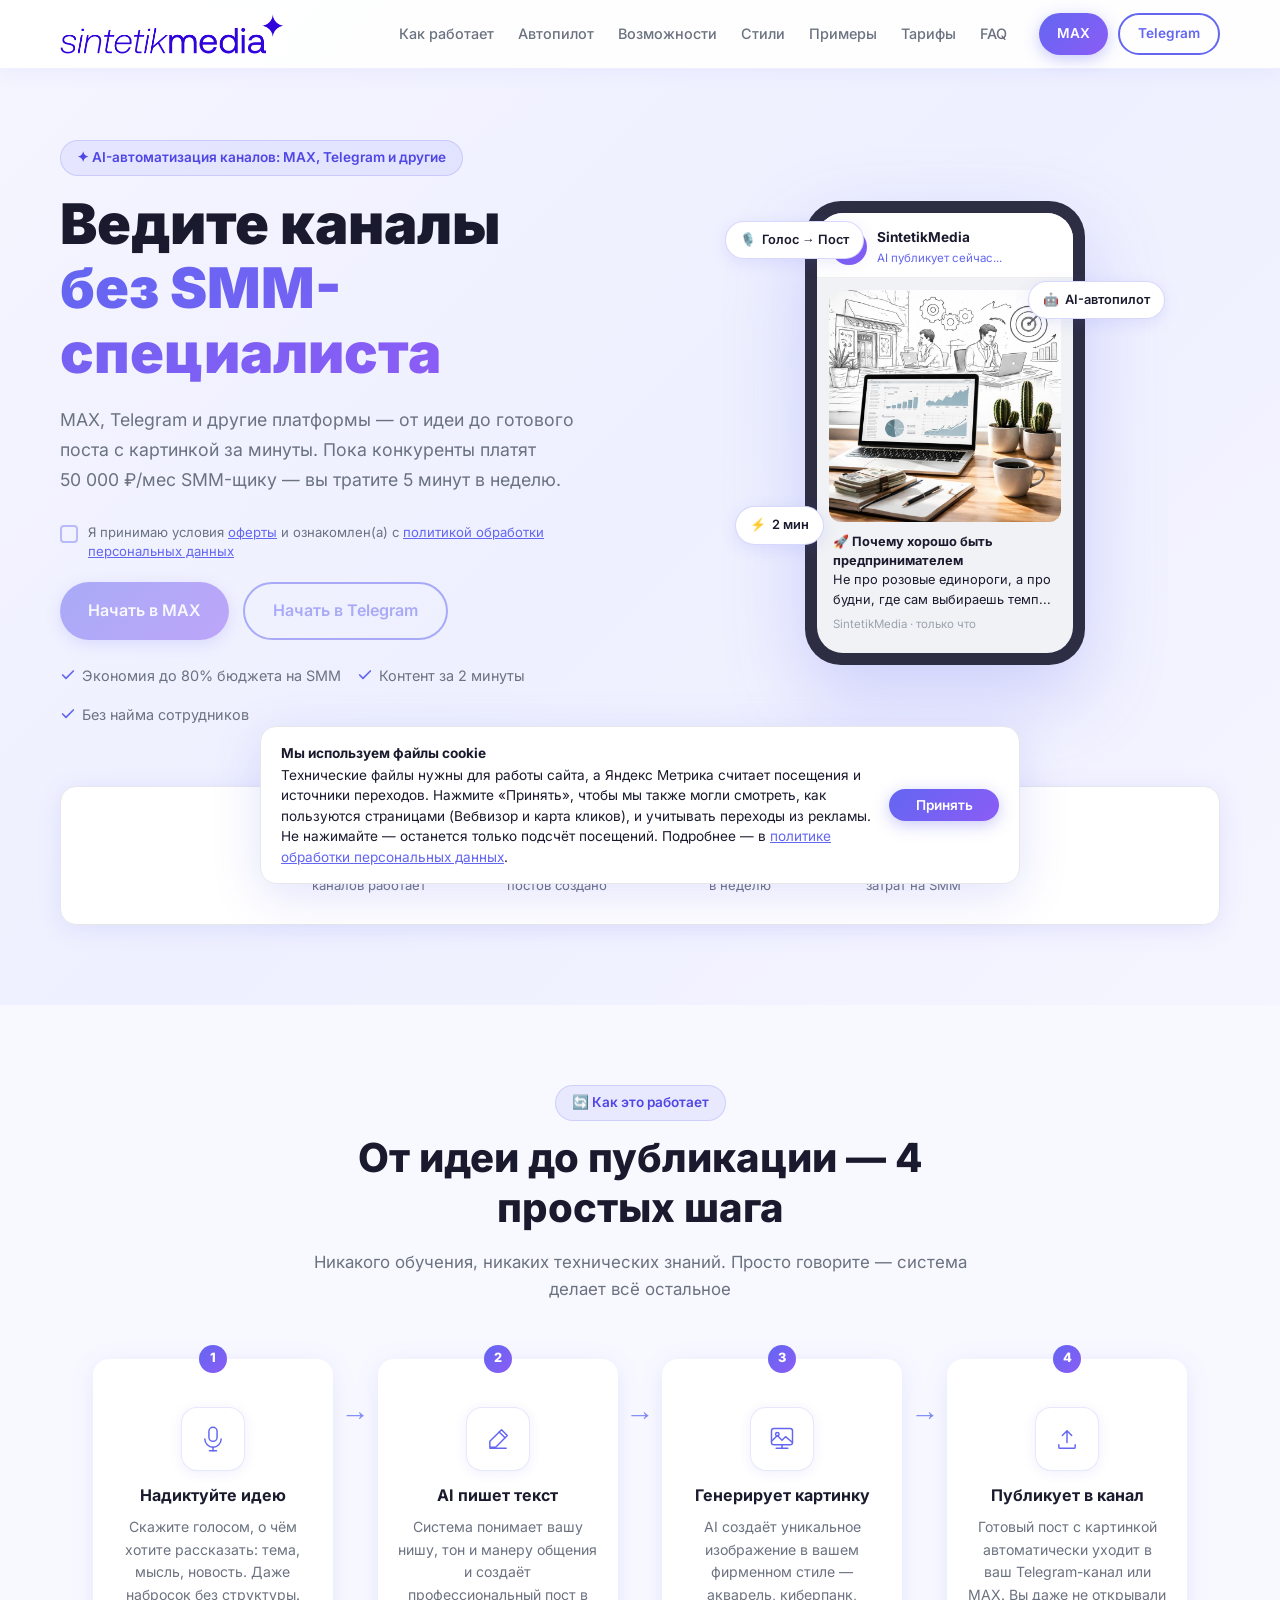
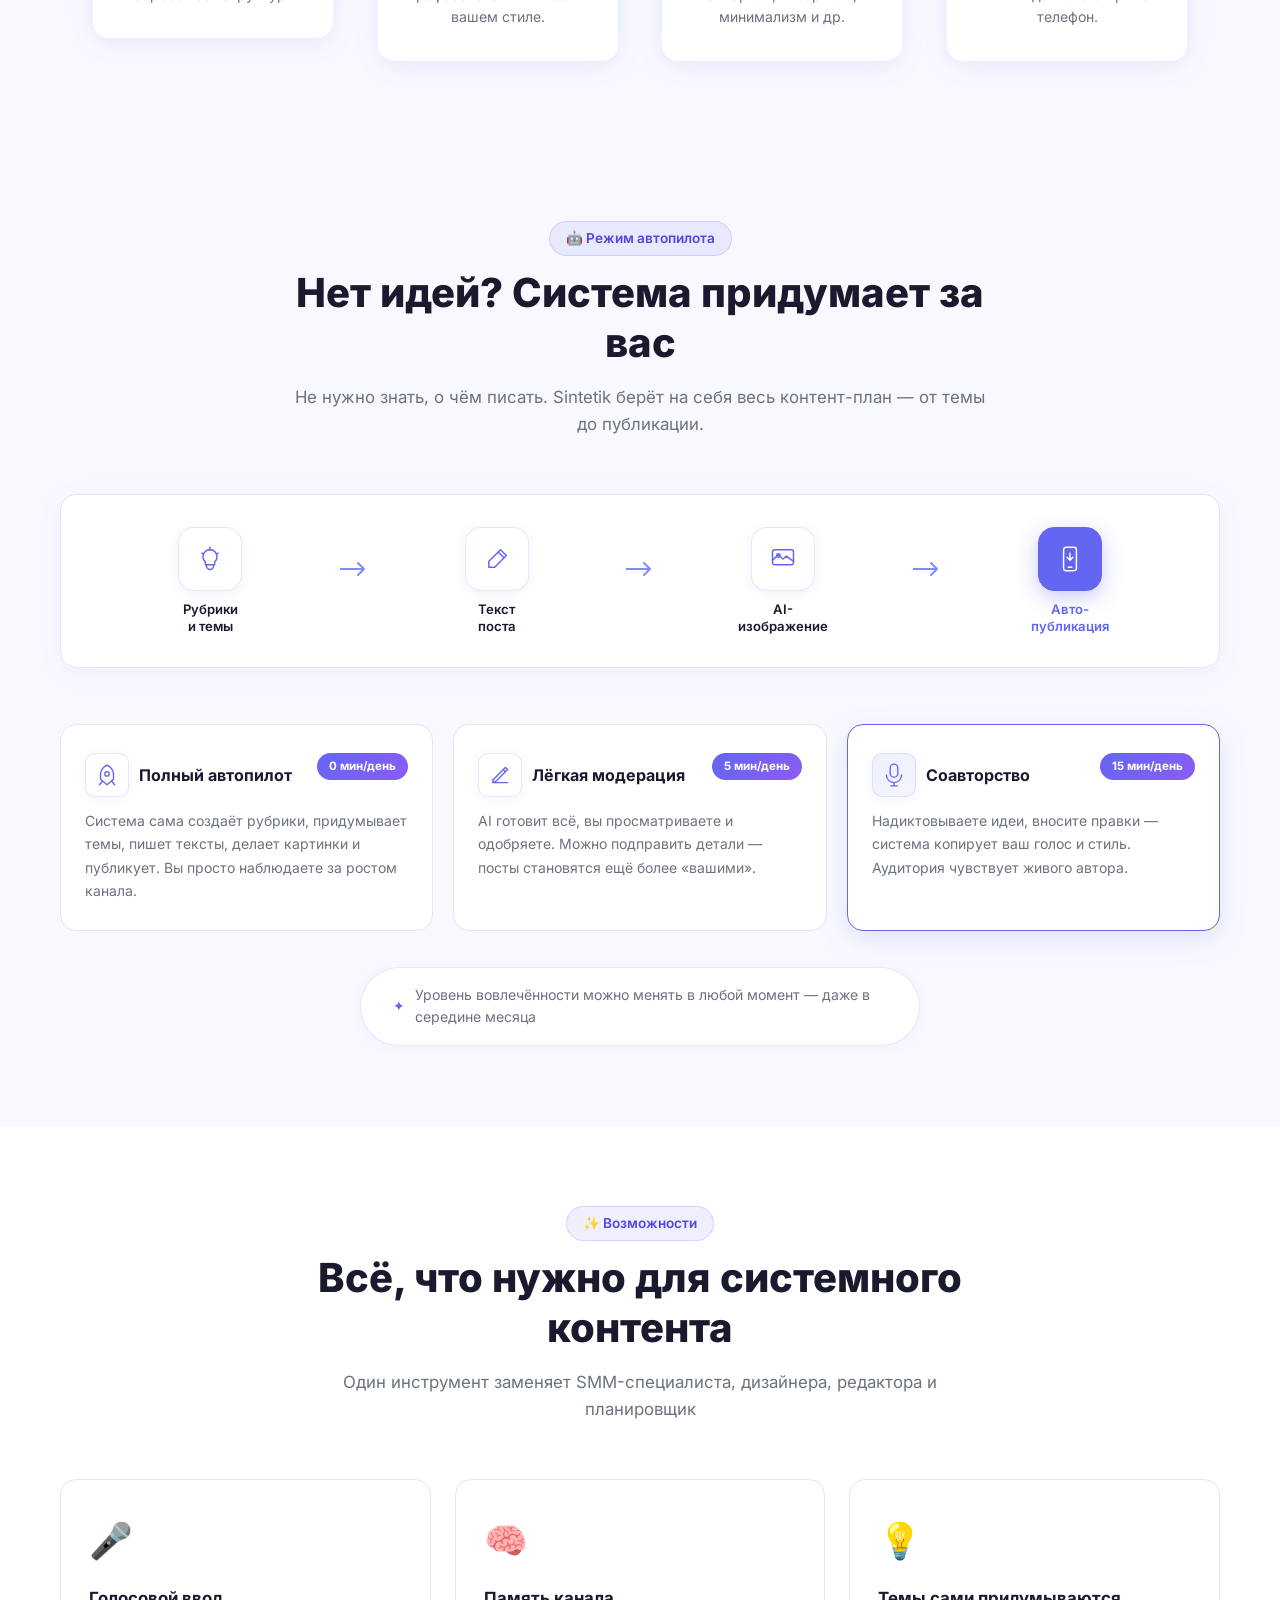
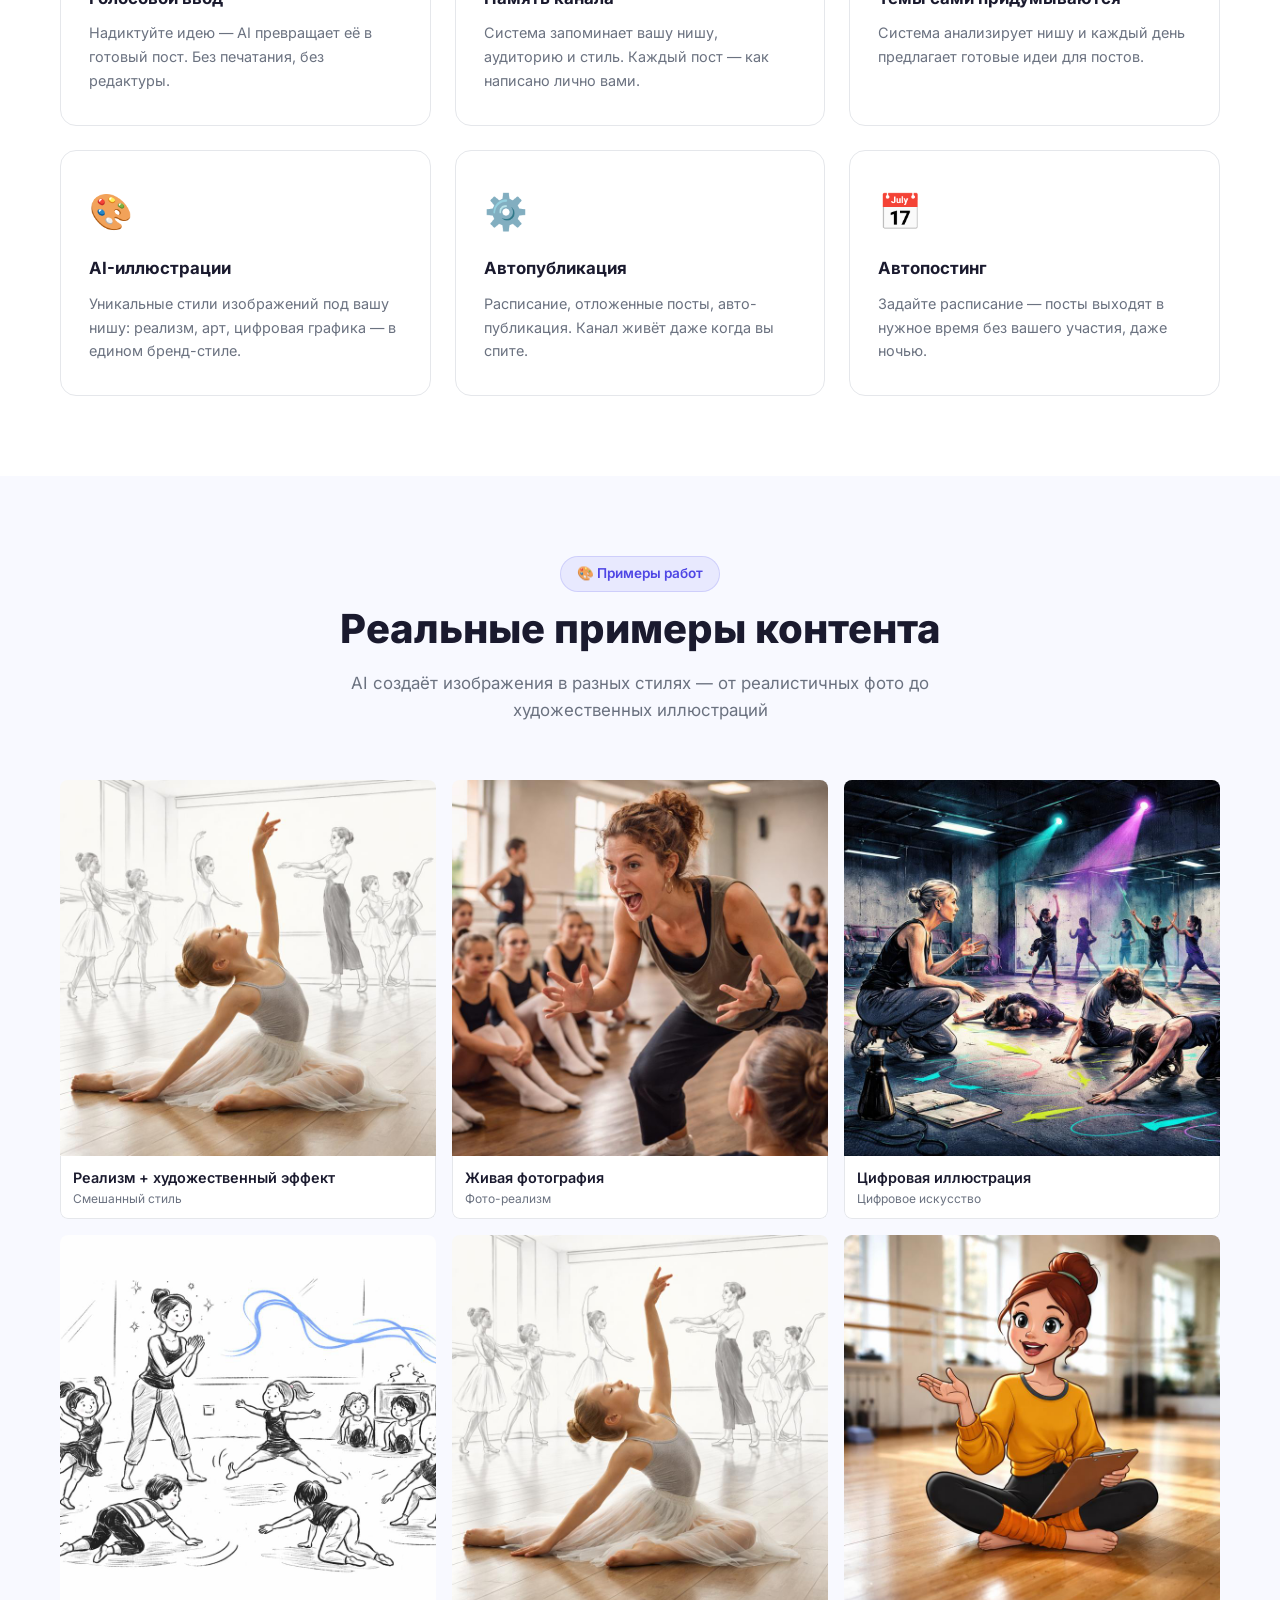
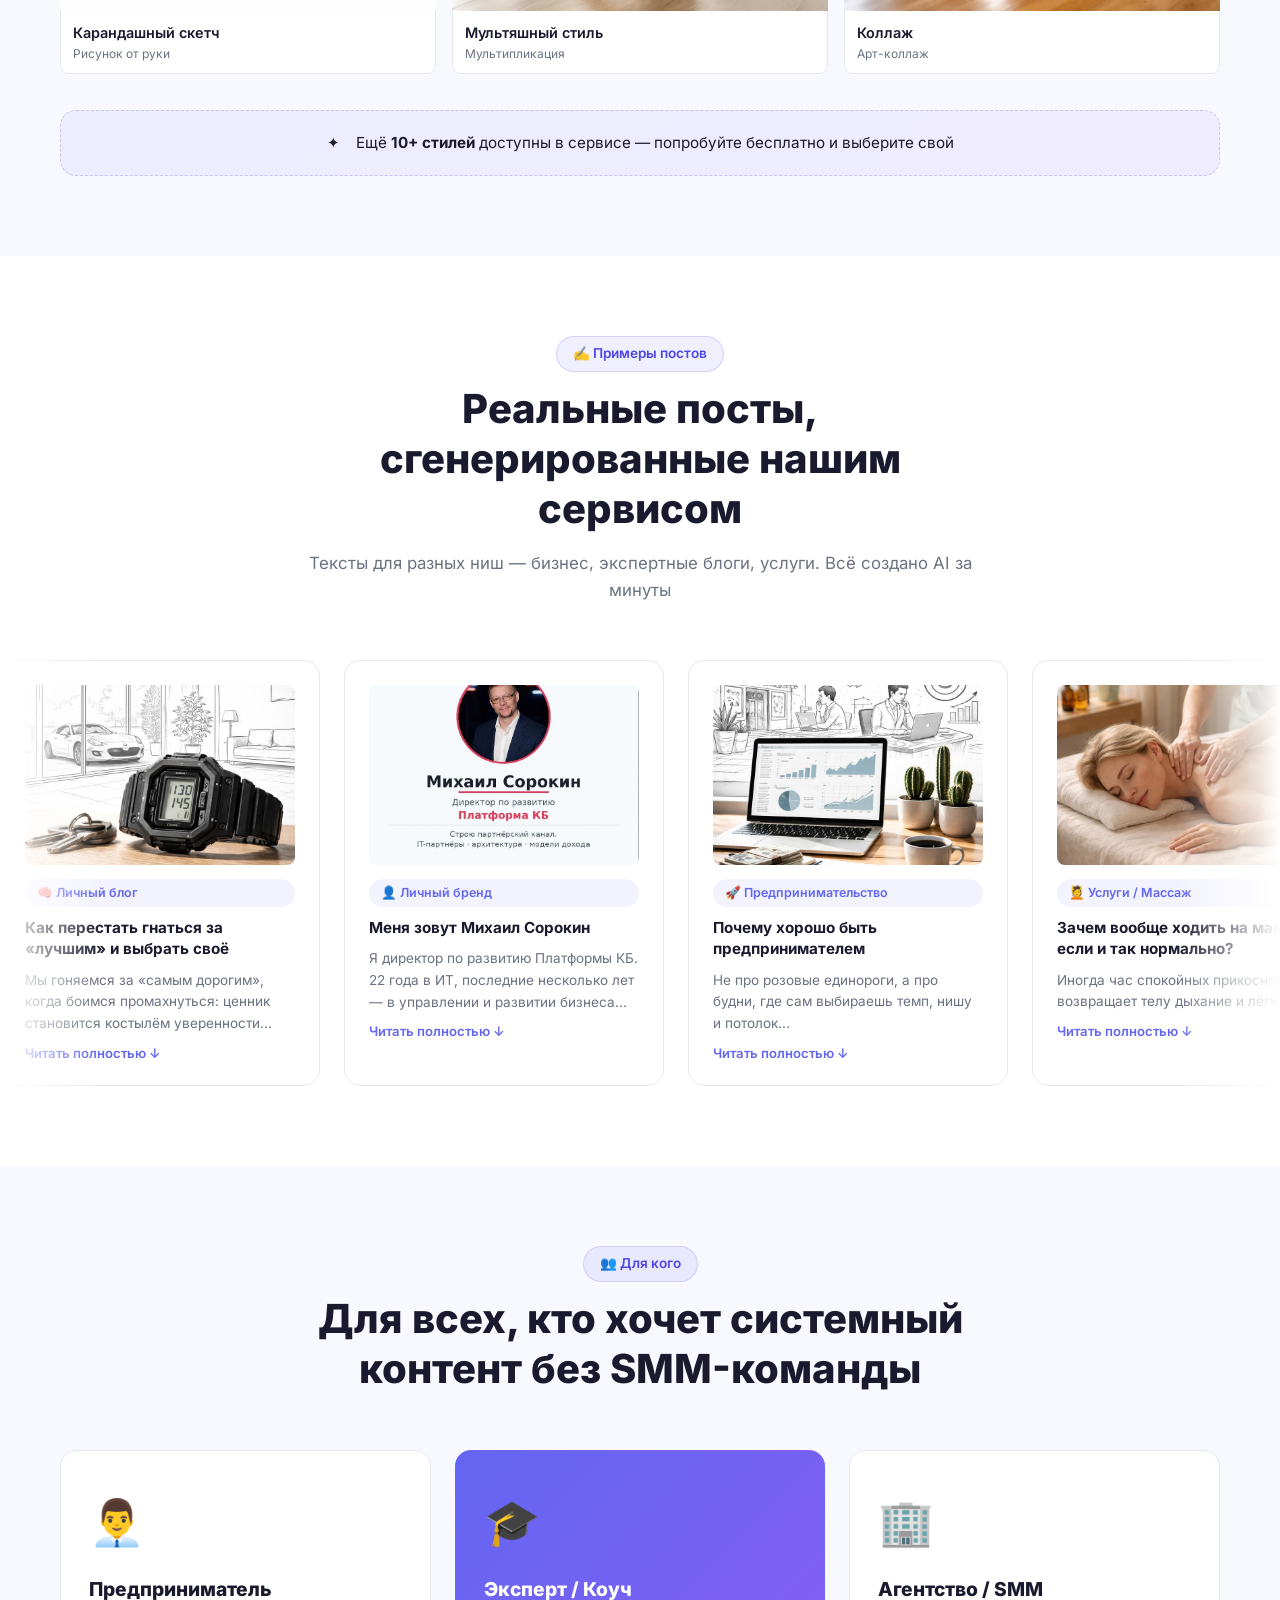
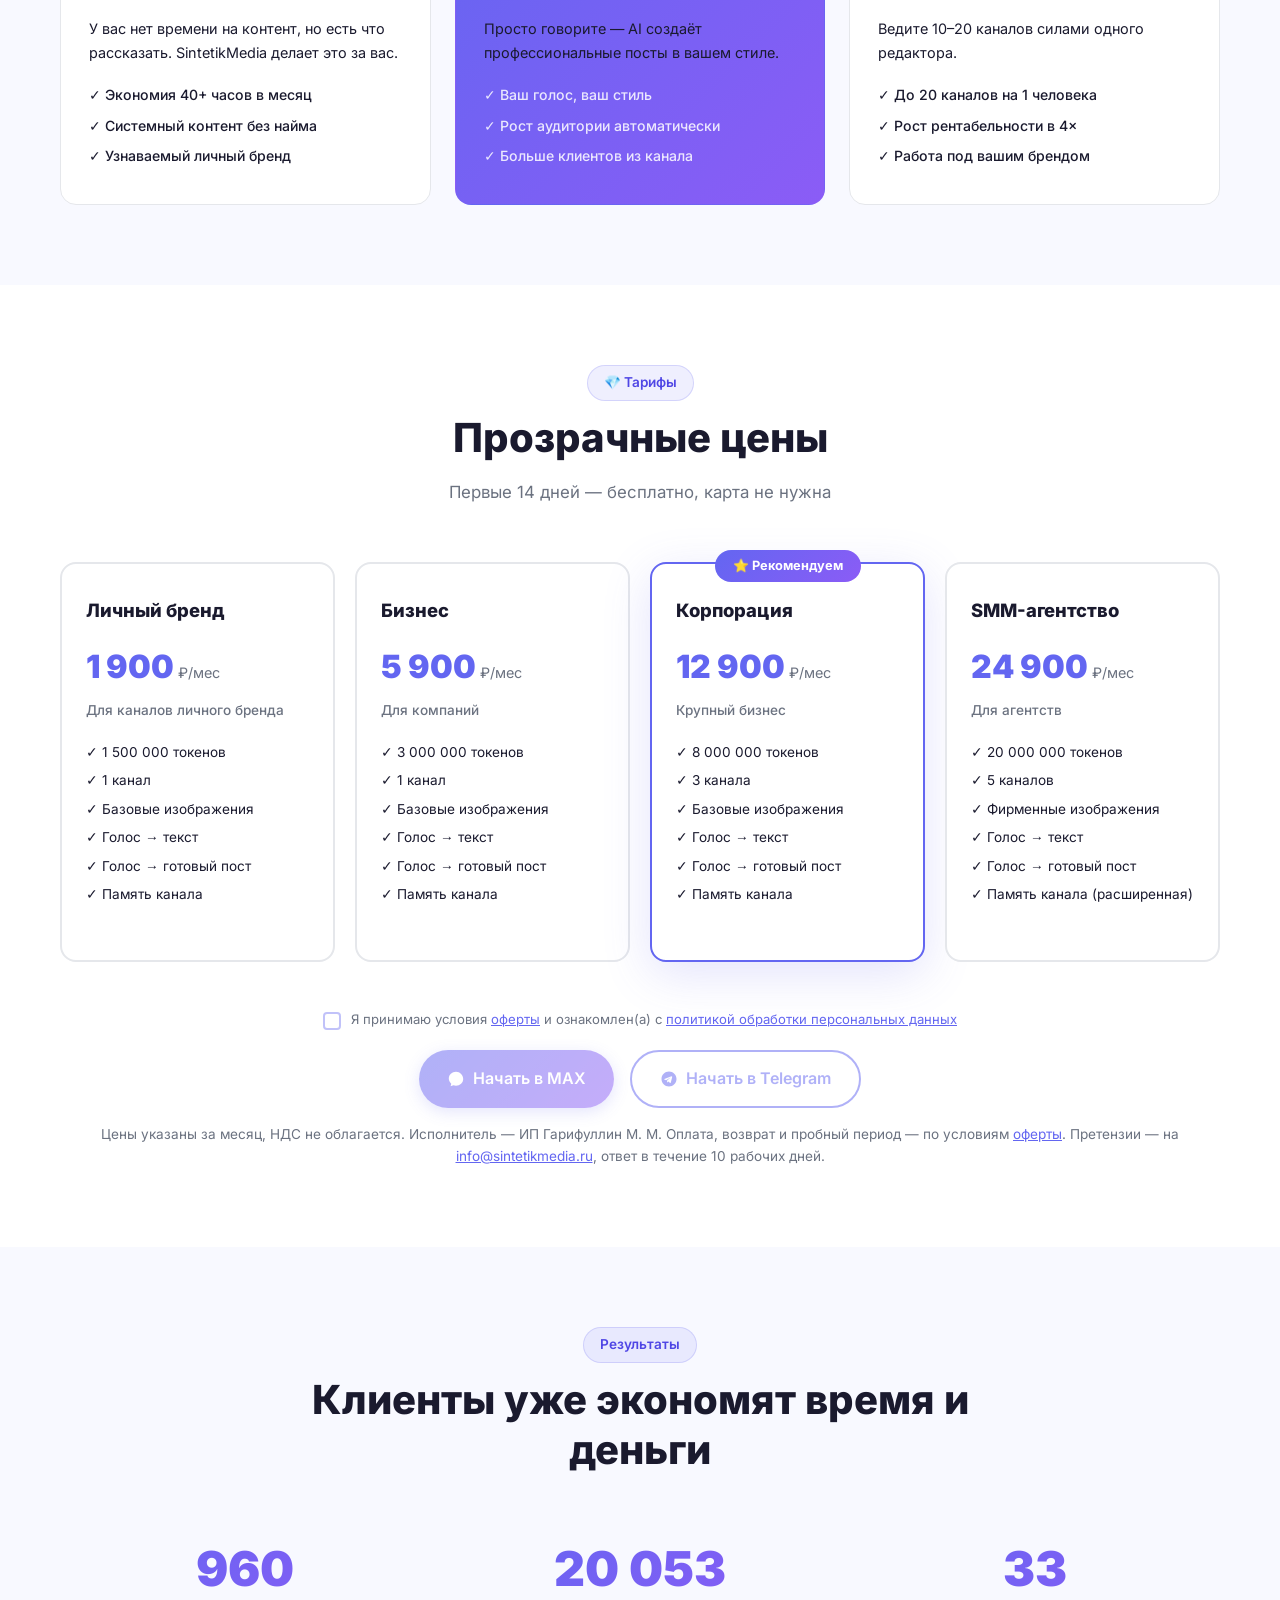
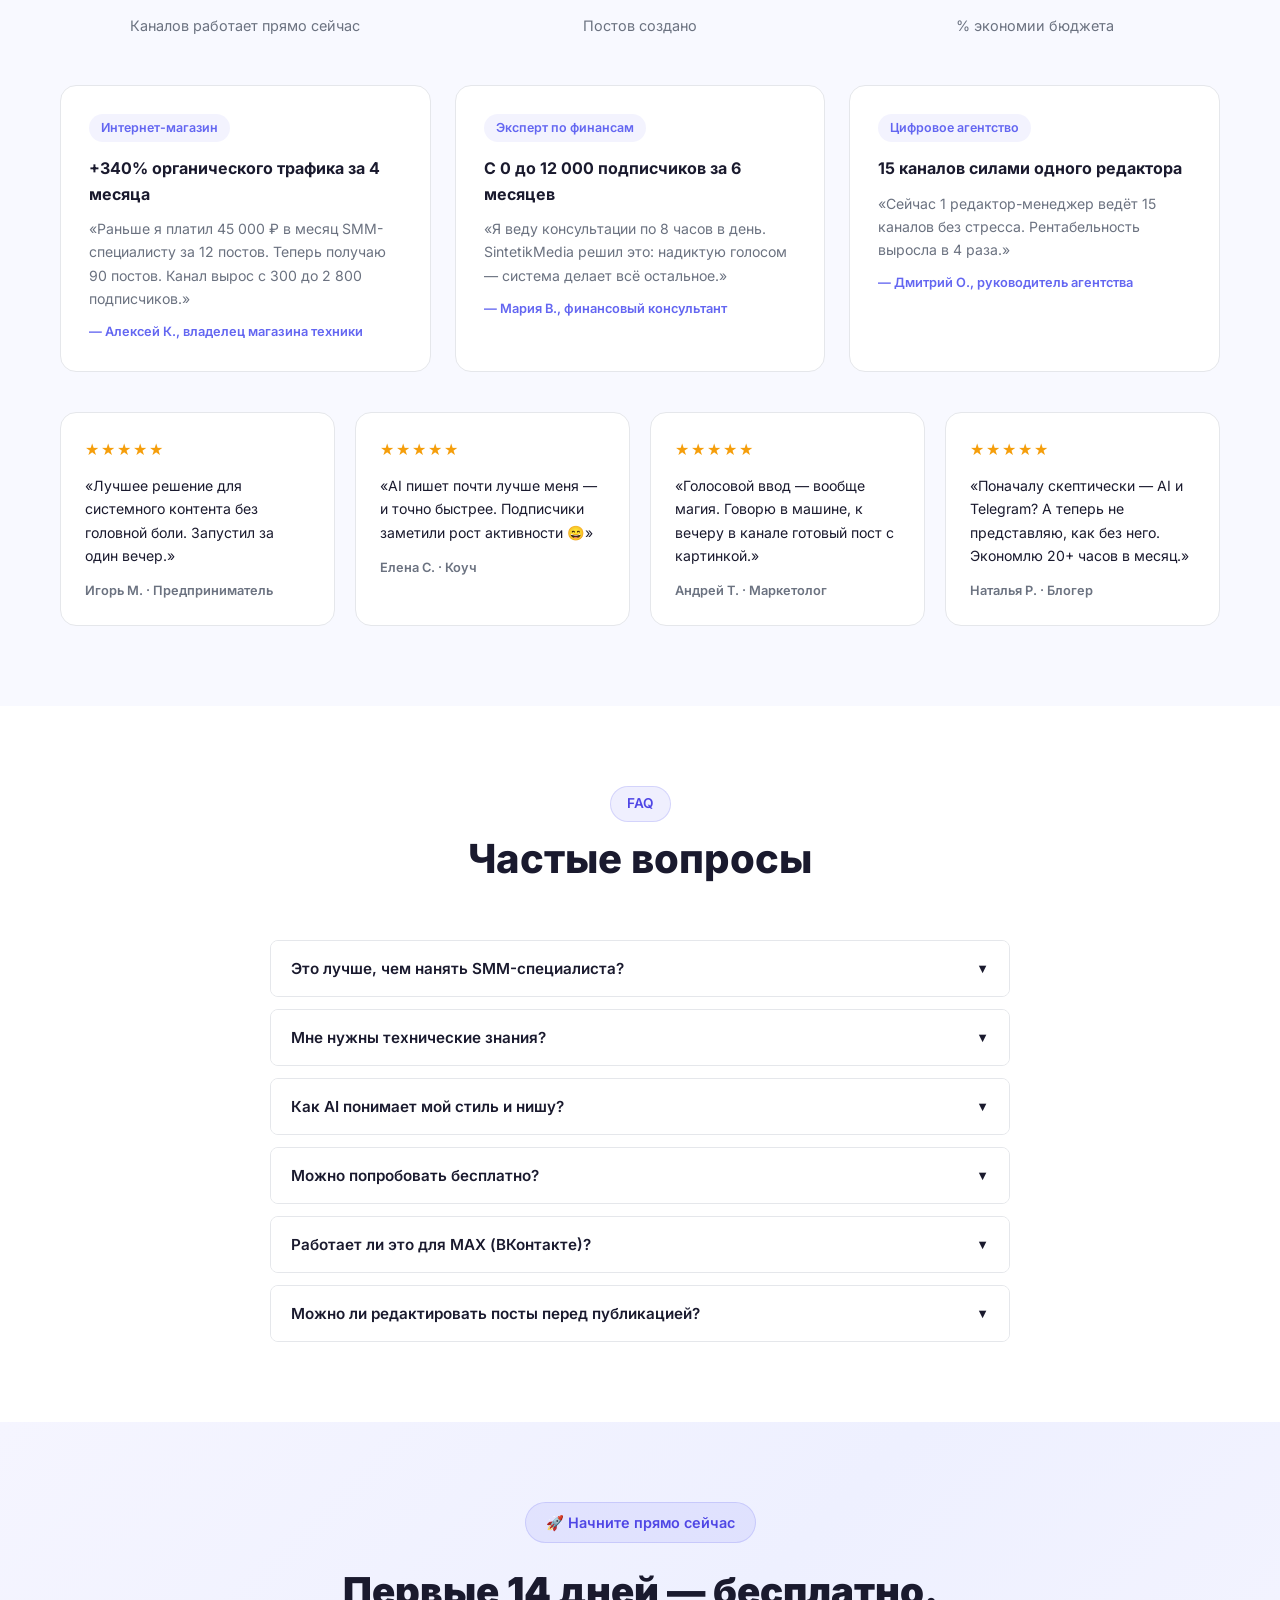
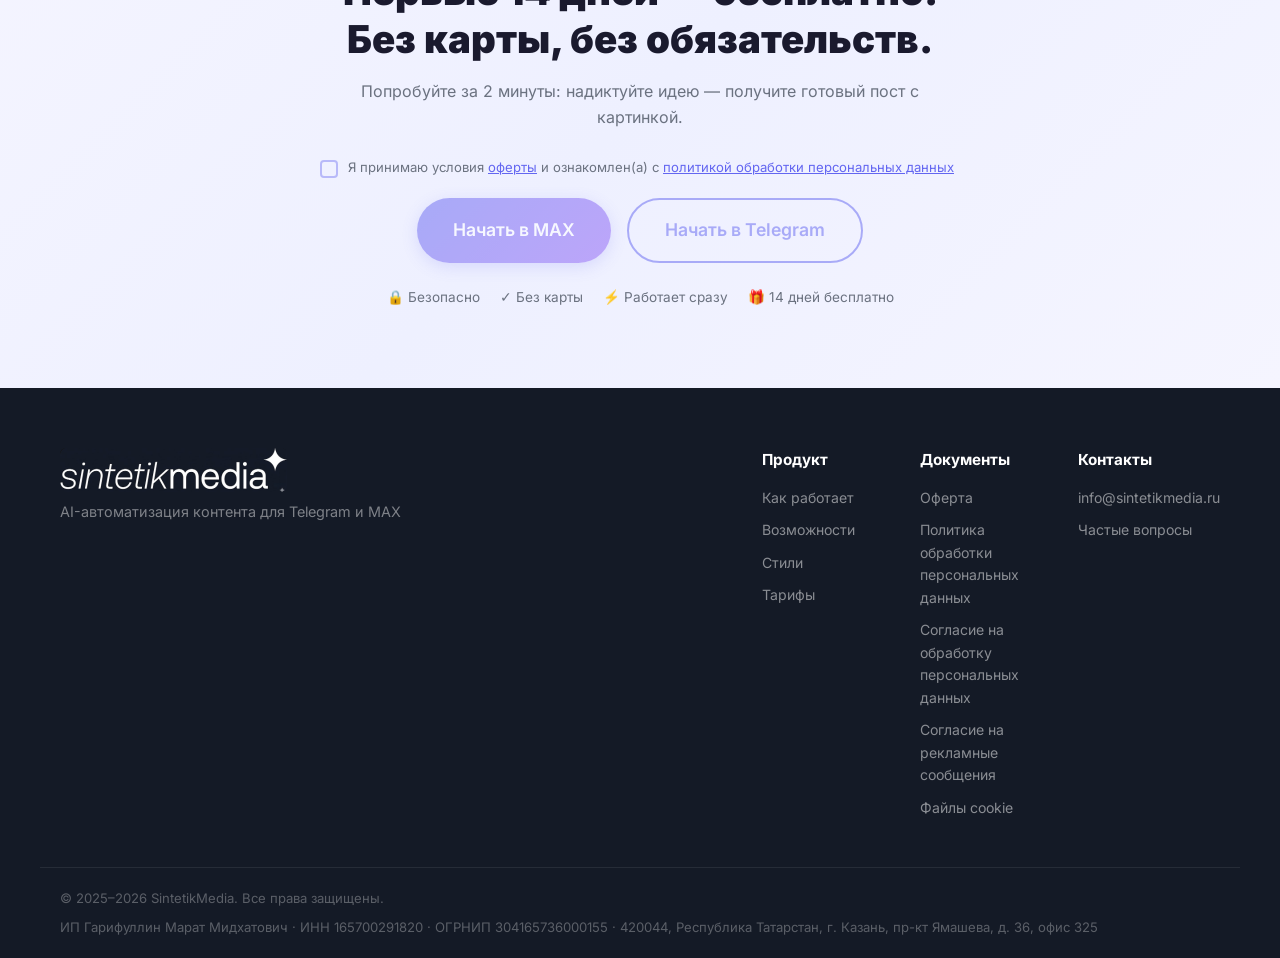
<file: index.html>
<!DOCTYPE html>
<html lang="ru">
<head>
  <meta charset="UTF-8" />
  <meta name="viewport" content="width=device-width, initial-scale=1.0" />
  <title>SintetikMedia — AI-ведение каналов</title>
  <link rel="stylesheet" href="css/style.css" />
  <!-- Яндекс Метрика и tgtrack запускаются из js/cookie.js только после согласия в cookie-баннере -->
</head>
<body data-ab="a">

<header class="site-header" id="header">
  <div class="container header-inner">
    <a href="index.html"><img src="images/logo.png" alt="SintetikMedia" style="height:40px;width:auto;display:block;" /></a>
    <nav class="main-nav">
      <a href="#how">Как работает</a>
      <a href="#autopilot">Автопилот</a><a href="#features">Возможности</a>
      <a href="#styles">Стили</a>
      <a href="#posts">Примеры</a>
      <a href="#pricing">Тарифы</a>
      <a href="#faq">FAQ</a>
    </nav>
    <div class="header-cta-group">
      <a href="https://max.ru/id165700427937_1_bot" target="_blank" class="btn btn-primary btn-sm" data-scroll-consent="heroConsent">MAX</a>
      <a href="https://t.me/sintetikdemo_bot" target="_blank" class="btn btn-outline btn-sm" data-scroll-consent="heroConsent">Telegram</a>
      
    </div>
    <button class="burger" id="burgerBtn" aria-label="Меню"><span></span><span></span><span></span></button>
  </div>
  <div class="mobile-nav" id="mobileNav">
    <a href="#how" class="mobile-nav__link">Как работает</a>
    <a href="#features" class="mobile-nav__link">Возможности</a>
    <a href="#styles" class="mobile-nav__link">Стили</a>
    <a href="#posts" class="mobile-nav__link">Примеры</a>
    <a href="#pricing" class="mobile-nav__link">Тарифы</a>
    <a href="#faq" class="mobile-nav__link">FAQ</a>
    <a href="https://max.ru/id165700427937_1_bot" target="_blank" class="btn btn-primary" style="margin-top:8px" data-scroll-consent="heroConsent">Начать в MAX</a>
    <a href="https://t.me/sintetikdemo_bot" target="_blank" class="btn btn-outline" style="margin-top:6px" data-scroll-consent="heroConsent">Начать в Telegram</a>
  </div>
</header>

<section class="hero" id="hero">
  <div class="container hero-grid">
    <div class="hero-text reveal">
      <div class="badge-pill">✦ AI-автоматизация каналов: MAX, Telegram и другие</div>
      <h1 class="hero-h1" style="margin-top:16px">Ведите каналы<br><span class="gradient-text">без SMM-специалиста</span></h1>
      <p class="hero-sub">MAX, Telegram и другие платформы — от идеи до готового поста с картинкой за минуты. Пока конкуренты платят 50&nbsp;000&nbsp;₽/мес SMM-щику — вы тратите 5 минут в неделю.</p>
      <div class="consent-wrap" id="heroConsent">
        <label class="consent-label">
          <input type="checkbox" class="consent-checkbox" id="heroAgree">
          <span class="consent-box"></span>
          <span class="consent-text">Я принимаю условия <a href="oferta.html" target="_blank" class="consent-link">оферты</a> и ознакомлен(а) с <a href="policy.html" target="_blank" class="consent-link">политикой обработки персональных данных</a></span>
        </label>
      </div>
      <div class="hero-actions">
        <a href="https://max.ru/id165700427937_1_bot" target="_blank" class="btn btn-primary btn-lg btn-consent" data-consent="heroAgree" aria-disabled="true">Начать в MAX</a>
        <a href="https://t.me/sintetikdemo_bot" target="_blank" class="btn btn-outline btn-lg btn-consent" data-consent="heroAgree" aria-disabled="true">Начать в Telegram</a>
        
      </div>
      <div class="hero-trust">
        <div class="trust-item"><svg class="trust-icon" viewBox="0 0 24 24" fill="none" stroke="#6366f1" stroke-width="2.5" stroke-linecap="round" stroke-linejoin="round"><polyline points="20 6 9 17 4 12"/></svg>Экономия до 80% бюджета на SMM</div>
        <div class="trust-item"><svg class="trust-icon" viewBox="0 0 24 24" fill="none" stroke="#6366f1" stroke-width="2.5" stroke-linecap="round" stroke-linejoin="round"><polyline points="20 6 9 17 4 12"/></svg>Контент за 2 минуты</div>
        <div class="trust-item"><svg class="trust-icon" viewBox="0 0 24 24" fill="none" stroke="#6366f1" stroke-width="2.5" stroke-linecap="round" stroke-linejoin="round"><polyline points="20 6 9 17 4 12"/></svg>Без найма сотрудников</div>
      </div>
    </div>
    <div class="hero-visual reveal reveal-delay-1">
      <div class="phone-wrap">
        <div class="phone-frame">
          <div class="phone-screen">
            <div class="tg-header">
              <div class="tg-avatar">SM</div>
              <div><div class="tg-name">SintetikMedia</div><div class="tg-status">AI публикует сейчас...</div></div>
            </div>
            <div class="posts-carousel">
              <div class="phone-post active">
                <img src="images/post-03.jpg" alt="Почему хорошо быть предпринимателем" class="post-img" style="aspect-ratio:1/1;object-fit:cover;" />
                <div class="post-text"><strong>🚀 Почему хорошо быть предпринимателем</strong><br>Не про розовые единороги, а про будни, где сам выбираешь темп...</div>
                <div class="post-meta">SintetikMedia · только что</div>
              </div>
              <div class="phone-post">
                <img src="images/post-04.jpg" alt="Зачем ходить на массаж" class="post-img" style="aspect-ratio:1/1;object-fit:cover;" />
                <div class="post-text"><strong>💆 Зачем ходить на массаж?</strong><br>Иногда час спокойных прикосновений возвращает телу дыхание...</div>
                <div class="post-meta">SintetikMedia · 2 мин назад</div>
              </div>
              <div class="phone-post">
                <img src="images/post-05.jpg" alt="А/Б тесты которые продают" class="post-img" style="aspect-ratio:1/1;object-fit:cover;" />
                <div class="post-text"><strong>📊 А/Б‑тесты, которые продают</strong><br>В тестах чаще всего спорят о красивом, а нужно договориться о метрике...</div>
                <div class="post-meta">SintetikMedia · 5 мин назад</div>
              </div>
            </div>
          </div>
        </div>
        <div class="float-badge float-badge--1"><span>🎙️</span><span>Голос → Пост</span></div>
        <div class="float-badge float-badge--2"><span>⚡</span><span>2 мин</span></div>
        <div class="float-badge float-badge--3"><span>🤖</span><span>AI-автопилот</span></div>
      </div>
    </div>
  </div>
  <div class="container">
    <div class="hero-stats reveal">
      <div class="stat-item"><div class="stat-num counter" data-target="2300">0</div><div class="stat-label">каналов работает</div></div>
      <div class="stat-divider"></div>
      <div class="stat-item"><div class="stat-num counter" data-target="48000">0</div><div class="stat-label">постов создано</div></div>
      <div class="stat-divider"></div>
      <div class="stat-item"><div class="stat-num">5 мин</div><div class="stat-label">в неделю</div></div>
      <div class="stat-divider"></div>
      <div class="stat-item"><div class="stat-num">−80%</div><div class="stat-label">затрат на SMM</div></div>
    </div>
  </div>
</section>

<section class="section how-section bg-soft" id="how">
  <div class="container">
    <div class="section-header reveal">
      <div class="badge-pill">🔄 Как это работает</div>
      <h2>От идеи до публикации — 4 простых шага</h2>
      <p>Никакого обучения, никаких технических знаний. Просто говорите — система делает всё остальное</p>
    </div>
    <div class="how-steps">
      <div class="how-step reveal"><div class="step-num">1</div><div class="step-icon"><svg viewBox="0 0 48 48" fill="none" xmlns="http://www.w3.org/2000/svg"><rect x="17" y="4" width="14" height="24" rx="7" stroke="#6366f1" stroke-width="2.5"/><path d="M10 24c0 7.732 6.268 14 14 14s14-6.268 14-14" stroke="#6366f1" stroke-width="2.5" stroke-linecap="round"/><line x1="24" y1="38" x2="24" y2="44" stroke="#6366f1" stroke-width="2.5" stroke-linecap="round"/><line x1="18" y1="44" x2="30" y2="44" stroke="#6366f1" stroke-width="2.5" stroke-linecap="round"/></svg></div><h3>Надиктуйте идею</h3><p>Скажите голосом, о чём хотите рассказать: тема, мысль, новость. Даже набросок без структуры.</p></div>
      <div class="how-arrow">→</div>
      <div class="how-step reveal reveal-delay-1"><div class="step-num">2</div><div class="step-icon"><svg viewBox="0 0 48 48" fill="none" xmlns="http://www.w3.org/2000/svg"><path d="M30 8l10 10-20 20H10V28L30 8z" stroke="#6366f1" stroke-width="2.5" stroke-linecap="round" stroke-linejoin="round"/><path d="M26 12l10 10" stroke="#6366f1" stroke-width="2.5" stroke-linecap="round"/><path d="M10 40h28" stroke="#6366f1" stroke-width="2.5" stroke-linecap="round"/></svg></div><h3>AI пишет текст</h3><p>Система понимает вашу нишу, тон и манеру общения и создаёт профессиональный пост в вашем стиле.</p></div>
      <div class="how-arrow">→</div>
      <div class="how-step reveal reveal-delay-2"><div class="step-num">3</div><div class="step-icon"><svg viewBox="0 0 48 48" fill="none" xmlns="http://www.w3.org/2000/svg"><rect x="6" y="6" width="36" height="28" rx="4" stroke="#6366f1" stroke-width="2.5"/><circle cx="16" cy="16" r="3" stroke="#6366f1" stroke-width="2.5"/><path d="M6 28l10-10 8 8 6-6 12 10" stroke="#6366f1" stroke-width="2.5" stroke-linecap="round" stroke-linejoin="round"/><path d="M14 40h20" stroke="#6366f1" stroke-width="2.5" stroke-linecap="round"/><path d="M24 34v6" stroke="#6366f1" stroke-width="2.5" stroke-linecap="round"/></svg></div><h3>Генерирует картинку</h3><p>AI создаёт уникальное изображение в вашем фирменном стиле — акварель, киберпанк, минимализм и др.</p></div>
      <div class="how-arrow">→</div>
      <div class="how-step reveal reveal-delay-3"><div class="step-num">4</div><div class="step-icon"><svg viewBox="0 0 48 48" fill="none" xmlns="http://www.w3.org/2000/svg"><path d="M24 30V10M16 18l8-8 8 8" stroke="#6366f1" stroke-width="2.5" stroke-linecap="round" stroke-linejoin="round"/><path d="M10 34v4a2 2 0 0 0 2 2h24a2 2 0 0 0 2-2v-4" stroke="#6366f1" stroke-width="2.5" stroke-linecap="round"/></svg></div><h3>Публикует в канал</h3><p>Готовый пост с картинкой автоматически уходит в ваш Telegram-канал или MAX. Вы даже не открывали телефон.</p></div>
    </div>
  </div>
</section>


<section class="section autopilot-section" id="autopilot">
  <div class="container">
    <div class="section-header reveal">
      <div class="badge-pill">🤖 Режим автопилота</div>
      <h2>Нет идей? Система придумает за вас</h2>
      <p>Не нужно знать, о чём писать. Sintetik берёт на себя весь контент-план — от темы до публикации.</p>
    </div>
    <div class="ap-flow-wrap reveal">
      <div class="ap-step">
        <div class="ap-step-circle"><svg viewBox="0 0 48 48" fill="none" xmlns="http://www.w3.org/2000/svg" width="28" height="28"><path d="M24 8a12 12 0 0 1 8 20.8V34H16v-5.2A12 12 0 0 1 24 8z" stroke="#6366f1" stroke-width="2.5" stroke-linejoin="round"/><path d="M18 34v2a6 6 0 0 0 12 0v-2" stroke="#6366f1" stroke-width="2.5" stroke-linecap="round"/><line x1="24" y1="4" x2="24" y2="6" stroke="#6366f1" stroke-width="2.5" stroke-linecap="round"/><line x1="10" y1="14" x2="12" y2="15" stroke="#6366f1" stroke-width="2.5" stroke-linecap="round"/><line x1="38" y1="14" x2="36" y2="15" stroke="#6366f1" stroke-width="2.5" stroke-linecap="round"/></svg></div>
        <div class="ap-step-text">Рубрики<br>и темы</div>
      </div>
      <div class="ap-divider"><svg width="28" height="16" viewBox="0 0 28 16" fill="none"><path d="M0 8h24M18 2l6 6-6 6" stroke="currentColor" stroke-width="2" stroke-linecap="round" stroke-linejoin="round"/></svg></div>
      <div class="ap-step">
        <div class="ap-step-circle"><svg viewBox="0 0 48 48" fill="none" xmlns="http://www.w3.org/2000/svg" width="28" height="28"><path d="M30 8l10 10-20 20H10V28L30 8z" stroke="#6366f1" stroke-width="2.5" stroke-linecap="round" stroke-linejoin="round"/><path d="M26 12l10 10" stroke="#6366f1" stroke-width="2.5" stroke-linecap="round"/></svg></div>
        <div class="ap-step-text">Текст<br>поста</div>
      </div>
      <div class="ap-divider"><svg width="28" height="16" viewBox="0 0 28 16" fill="none"><path d="M0 8h24M18 2l6 6-6 6" stroke="currentColor" stroke-width="2" stroke-linecap="round" stroke-linejoin="round"/></svg></div>
      <div class="ap-step">
        <div class="ap-step-circle"><svg viewBox="0 0 48 48" fill="none" xmlns="http://www.w3.org/2000/svg" width="28" height="28"><rect x="6" y="8" width="36" height="26" rx="4" stroke="#6366f1" stroke-width="2.5"/><circle cx="16" cy="18" r="3" stroke="#6366f1" stroke-width="2.5"/><path d="M6 26l10-9 8 7 6-5 12 9" stroke="#6366f1" stroke-width="2.5" stroke-linecap="round" stroke-linejoin="round"/></svg></div>
        <div class="ap-step-text">AI-<br>изображение</div>
      </div>
      <div class="ap-divider"><svg width="28" height="16" viewBox="0 0 28 16" fill="none"><path d="M0 8h24M18 2l6 6-6 6" stroke="currentColor" stroke-width="2" stroke-linecap="round" stroke-linejoin="round"/></svg></div>
      <div class="ap-step ap-step--accent">
        <div class="ap-step-circle"><svg viewBox="0 0 48 48" fill="none" xmlns="http://www.w3.org/2000/svg" width="28" height="28"><rect x="13" y="4" width="22" height="40" rx="4" stroke="#ffffff" stroke-width="2.5"/><path d="M21 38h6" stroke="#ffffff" stroke-width="2.5" stroke-linecap="round"/><path d="M24 14v12M19 21l5 5 5-5" stroke="#ffffff" stroke-width="2.5" stroke-linecap="round" stroke-linejoin="round"/></svg></div>
        <div class="ap-step-text">Авто-<br>публикация</div>
      </div>
    </div>
    <div class="autopilot-levels-grid">
      <div class="ap-level reveal">
        <div class="ap-level-header">
          <div class="ap-level-left"><div class="ap-level-icon"><svg viewBox="0 0 48 48" fill="none" xmlns="http://www.w3.org/2000/svg" width="26" height="26"><path d="M24 6c0 0 12 4 12 18v8l-12 10L12 32v-8C12 10 24 6 24 6z" stroke="#6366f1" stroke-width="2.5" stroke-linejoin="round"/><circle cx="24" cy="22" r="4" stroke="#6366f1" stroke-width="2.5"/><path d="M15 36l-5 6M33 36l5 6" stroke="#6366f1" stroke-width="2.5" stroke-linecap="round"/></svg></div><div class="ap-level-title">Полный автопилот</div></div>
          <span class="ap-level-badge">0 мин/день</span>
        </div>
        <p>Система сама создаёт рубрики, придумывает темы, пишет тексты, делает картинки и публикует. Вы просто наблюдаете за ростом канала.</p>
      </div>
      <div class="ap-level reveal reveal-delay-1">
        <div class="ap-level-header">
          <div class="ap-level-left"><div class="ap-level-icon"><svg viewBox="0 0 48 48" fill="none" xmlns="http://www.w3.org/2000/svg" width="26" height="26"><path d="M10 34l4-4 20-20 4 4-20 20-4 4-4-4z" stroke="#6366f1" stroke-width="2.5" stroke-linejoin="round"/><path d="M30 14l4 4" stroke="#6366f1" stroke-width="2.5" stroke-linecap="round"/><path d="M10 38h28" stroke="#6366f1" stroke-width="2.5" stroke-linecap="round"/></svg></div><div class="ap-level-title">Лёгкая модерация</div></div>
          <span class="ap-level-badge">5 мин/день</span>
        </div>
        <p>AI готовит всё, вы просматриваете и одобряете. Можно подправить детали — посты становятся ещё более «вашими».</p>
      </div>
      <div class="ap-level ap-level--active reveal reveal-delay-2">
        <div class="ap-level-header">
          <div class="ap-level-left"><div class="ap-level-icon"><svg viewBox="0 0 48 48" fill="none" xmlns="http://www.w3.org/2000/svg" width="26" height="26"><rect x="17" y="4" width="14" height="24" rx="7" stroke="#6366f1" stroke-width="2.5"/><path d="M10 24c0 7.732 6.268 14 14 14s14-6.268 14-14" stroke="#6366f1" stroke-width="2.5" stroke-linecap="round"/><line x1="24" y1="38" x2="24" y2="44" stroke="#6366f1" stroke-width="2.5" stroke-linecap="round"/><line x1="18" y1="44" x2="30" y2="44" stroke="#6366f1" stroke-width="2.5" stroke-linecap="round"/></svg></div><div class="ap-level-title">Соавторство</div></div>
          <span class="ap-level-badge">15 мин/день</span>
        </div>
        <p>Надиктовываете идеи, вносите правки — система копирует ваш голос и стиль. Аудитория чувствует живого автора.</p>
      </div>
    </div>
    <div class="autopilot-note reveal">
      <span class="autopilot-note-icon">✦</span>
      <span>Уровень вовлечённости можно менять в любой момент — даже в середине месяца</span>
    </div>
  </div>
</section>
<section class="section features-section" id="features">  <div class="container">
    <div class="section-header reveal">
      <div class="badge-pill">✨ Возможности</div>
      <h2>Всё, что нужно для системного контента</h2>
      <p>Один инструмент заменяет SMM-специалиста, дизайнера, редактора и планировщик</p>
    </div>
    <div class="features-grid">
      <div class="feature-card reveal"><div class="feature-icon">🎤</div><h3>Голосовой ввод</h3><p>Надиктуйте идею — AI превращает её в готовый пост. Без печатания, без редактуры.</p></div>
      <div class="feature-card reveal reveal-delay-1"><div class="feature-icon">🧠</div><h3>Память канала</h3><p>Система запоминает вашу нишу, аудиторию и стиль. Каждый пост — как написано лично вами.</p></div>
      <div class="feature-card reveal reveal-delay-2"><div class="feature-icon">💡</div><h3>Темы сами придумываются</h3><p>Система анализирует нишу и каждый день предлагает готовые идеи для постов.</p></div>
      <div class="feature-card reveal reveal-delay-3"><div class="feature-icon">🎨</div><h3>AI-иллюстрации</h3><p>Уникальные стили изображений под вашу нишу: реализм, арт, цифровая графика — в едином бренд-стиле.</p></div>
      <div class="feature-card reveal reveal-delay-1"><div class="feature-icon">⚙️</div><h3>Автопубликация</h3><p>Расписание, отложенные посты, авто-публикация. Канал живёт даже когда вы спите.</p></div>
      <div class="feature-card reveal reveal-delay-2"><div class="feature-icon">📅</div><h3>Автопостинг</h3><p>Задайте расписание — посты выходят в нужное время без вашего участия, даже ночью.</p></div>
    </div>
  </div>
</section>

<section class="section styles-section bg-soft" id="styles">
  <div class="container">
    <div class="section-header reveal">
      <div class="badge-pill">🎨 Примеры работ</div>
      <h2>Реальные примеры контента</h2>
      <p>AI создаёт изображения в разных стилях — от реалистичных фото до художественных иллюстраций</p>
    </div>
    <div class="styles-grid">
      <div class="style-card"><div class="style-img-wrap"><img src="images/style-05.jpg" alt="Реализм + арт" style="width:100%;height:100%;object-fit:cover;" /></div><div class="style-info"><div class="style-name">Реализм + художественный эффект</div><div class="style-cat">Смешанный стиль</div></div></div>
      <div class="style-card"><div class="style-img-wrap"><img src="images/style-02.jpg" alt="Живая фотография" style="width:100%;height:100%;object-fit:cover;" /></div><div class="style-info"><div class="style-name">Живая фотография</div><div class="style-cat">Фото-реализм</div></div></div>
      <div class="style-card"><div class="style-img-wrap"><img src="images/style-03.jpg" alt="Цифровая иллюстрация" style="width:100%;height:100%;object-fit:cover;" /></div><div class="style-info"><div class="style-name">Цифровая иллюстрация</div><div class="style-cat">Цифровое искусство</div></div></div>
      <div class="style-card"><div class="style-img-wrap"><img src="images/style-04.jpg" alt="Карандашный скетч" style="width:100%;height:100%;object-fit:cover;" /></div><div class="style-info"><div class="style-name">Карандашный скетч</div><div class="style-cat">Рисунок от руки</div></div></div>
      <div class="style-card"><div class="style-img-wrap"><img src="images/style-05.jpg" alt="Мультяшный стиль" style="width:100%;height:100%;object-fit:cover;" /></div><div class="style-info"><div class="style-name">Мультяшный стиль</div><div class="style-cat">Мультипликация</div></div></div>
      <div class="style-card"><div class="style-img-wrap"><img src="images/style-06.jpg" alt="Коллаж" style="width:100%;height:100%;object-fit:cover;" /></div><div class="style-info"><div class="style-name">Коллаж</div><div class="style-cat">Арт-коллаж</div></div></div>
    </div>
    <div class="styles-more reveal">
      <div class="styles-more-inner">
        <span>✦</span>
        <span>Ещё <strong>10+ стилей</strong> доступны в сервисе — попробуйте бесплатно и выберите свой</span>
        
      </div>
    </div>
  </div>
</section>

<section class="section posts-carousel-section" id="posts">
  <div class="container">
    <div class="section-header reveal">
      <div class="badge-pill">✍️ Примеры постов</div>
      <h2>Реальные посты, сгенерированные нашим сервисом</h2>
      <p>Тексты для разных ниш — бизнес, экспертные блоги, услуги. Всё создано AI за минуты</p>
    </div>
  </div>
  <div class="posts-marquee-outer reveal">
    <div class="posts-marquee-track" id="postsTrack">
      <div class="post-card"><div class="post-card-inner"><img src="images/post-01.jpg" alt="Как перестать гнаться за лучшим" class="post-card-img" style="width:100%;height:180px;object-fit:cover;border-radius:8px;margin-bottom:4px;" /><div class="post-tag">🧠 Личный блог</div><h3 class="post-title">Как перестать гнаться за «лучшим» и выбрать своё</h3><div class="post-preview">Мы гоняемся за «самым дорогим», когда боимся промахнуться: ценник становится костылём уверенности...</div><div class="post-full hidden"><p>Как только нащупываешь своё — шум стихает, решения становятся спокойнее.</p><div class="post-hashtag">#Свои_посты</div></div><button class="post-toggle-btn" data-state="collapsed">Читать полностью ↓</button></div></div>
      <div class="post-card"><div class="post-card-inner"><img src="images/post-02.jpg" alt="Меня зовут Михаил Сорокин" class="post-card-img" style="width:100%;height:180px;object-fit:cover;border-radius:8px;margin-bottom:4px;" /><div class="post-tag">👤 Личный бренд</div><h3 class="post-title">Меня зовут Михаил Сорокин</h3><div class="post-preview">Я директор по развитию Платформы КБ. 22 года в ИТ, последние несколько лет — в управлении и развитии бизнеса...</div><div class="post-full hidden"><p>Этот канал буду вести лично. О том, как это устроено изнутри: какие решения принимаю, что работает, что нет.</p></div><button class="post-toggle-btn" data-state="collapsed">Читать полностью ↓</button></div></div>
      <div class="post-card"><div class="post-card-inner"><img src="images/post-03.jpg" alt="Почему хорошо быть предпринимателем" class="post-card-img" style="width:100%;height:180px;object-fit:cover;border-radius:8px;margin-bottom:4px;" /><div class="post-tag">🚀 Предпринимательство</div><h3 class="post-title">Почему хорошо быть предпринимателем</h3><div class="post-preview">Не про розовые единороги, а про будни, где сам выбираешь темп, нишу и потолок...</div><div class="post-full hidden"><p>Каждый шаг — инвестиция в себя, а не в чью-то карьерную лестницу.</p><div class="post-hashtag">#СвоиПосты</div></div><button class="post-toggle-btn" data-state="collapsed">Читать полностью ↓</button></div></div>
      <div class="post-card"><div class="post-card-inner"><img src="images/post-04.jpg" alt="Зачем ходить на массаж" class="post-card-img" style="width:100%;height:180px;object-fit:cover;border-radius:8px;margin-bottom:4px;" /><div class="post-tag">💆 Услуги / Массаж</div><h3 class="post-title">Зачем вообще ходить на массаж, если и так нормально?</h3><div class="post-preview">Иногда час спокойных прикосновений возвращает телу дыхание и лёгкость...</div><div class="post-full hidden"><p>Массаж — не про «продавить», а про тепло мышцам и сигнал нервной системе: «опасность прошла».</p></div><button class="post-toggle-btn" data-state="collapsed">Читать полностью ↓</button></div></div>
      <div class="post-card"><div class="post-card-inner"><img src="images/post-05.jpg" alt="А/Б тесты которые продают" class="post-card-img" style="width:100%;height:180px;object-fit:cover;border-radius:8px;margin-bottom:4px;" /><div class="post-tag">📊 Маркетинг</div><h3 class="post-title">А/Б‑тесты, которые продают</h3><div class="post-preview">В тестах чаще всего спорят о том, что «выросло красивее», а нужно договориться о метрике...</div><div class="post-full hidden"><p>Минимальный фреймворк: гипотеза → контрольная метрика → минимальный объём → решение.</p><div class="post-hashtag">#маркетинг #abtesting</div></div><button class="post-toggle-btn" data-state="collapsed">Читать полностью ↓</button></div></div>
      <div class="post-card"><div class="post-card-inner"><img src="images/post-06.jpg" alt="3 ошибки при масштабировании" class="post-card-img" style="width:100%;height:180px;object-fit:cover;border-radius:8px;margin-bottom:4px;" /><div class="post-tag">💼 Бизнес</div><h3 class="post-title">3 ошибки при масштабировании, которые я допустил</h3><div class="post-preview">Масштабирование — это не «нанять больше людей». Я дважды ошибся с этим и потерял полгода...</div><div class="post-full hidden"><p>Правило: сначала модель работает на 1, потом на 3, потом на 10. Только тогда — найм.</p></div><button class="post-toggle-btn" data-state="collapsed">Читать полностью ↓</button></div></div>
    </div>
  </div>
</section>

<section class="section forwho-section bg-soft" id="forwho">
  <div class="container">
    <div class="section-header reveal">
      <div class="badge-pill">👥 Для кого</div>
      <h2>Для всех, кто хочет системный контент без SMM-команды</h2>
    </div>
    <div class="forwho-grid">
      <div class="forwho-card reveal"><div class="forwho-icon">👨‍💼</div><h3>Предприниматель</h3><p>У вас нет времени на контент, но есть что рассказать. SintetikMedia делает это за вас.</p><ul class="forwho-list"><li>✓ Экономия 40+ часов в месяц</li><li>✓ Системный контент без найма</li><li>✓ Узнаваемый личный бренд</li></ul></div>
      <div class="forwho-card forwho-card--accent reveal reveal-delay-1"><div class="forwho-icon">🎓</div><h3>Эксперт / Коуч</h3><p>Просто говорите — AI создаёт профессиональные посты в вашем стиле.</p><ul class="forwho-list"><li>✓ Ваш голос, ваш стиль</li><li>✓ Рост аудитории автоматически</li><li>✓ Больше клиентов из канала</li></ul></div>
      <div class="forwho-card reveal reveal-delay-2"><div class="forwho-icon">🏢</div><h3>Агентство / SMM</h3><p>Ведите 10–20 каналов силами одного редактора.</p><ul class="forwho-list"><li>✓ До 20 каналов на 1 человека</li><li>✓ Рост рентабельности в 4×</li><li>✓ Работа под вашим брендом</li></ul></div>
    </div>
  </div>
</section>

<section class="section pricing-section" id="pricing">
  <div class="container">
    <div class="section-header reveal">
      <div class="badge-pill">💎 Тарифы</div>
      <h2>Прозрачные цены</h2>
      <p>Первые 14 дней — бесплатно, карта не нужна</p>
    </div>
    <div class="pricing-grid">
      <!-- Личный бренд -->
      <div class="pricing-card reveal">
        <div class="plan-name">Личный бренд</div>
        <div class="plan-price"><span class="price-num">1 900</span><span class="price-cur">₽/мес</span></div>
        <div class="plan-desc">Для каналов личного бренда</div>
        <ul class="plan-features">
          <li>✓ 1 500 000 токенов</li>
          <li>✓ 1 канал</li>
          <li>✓ Базовые изображения</li>
          <li>✓ Голос → текст</li>
          <li>✓ Голос → готовый пост</li>
          <li>✓ Память канала</li>
        </ul>
      </div>
      <!-- Бизнес -->
      <div class="pricing-card reveal reveal-delay-1">
        <div class="plan-name">Бизнес</div>
        <div class="plan-price"><span class="price-num">5 900</span><span class="price-cur">₽/мес</span></div>
        <div class="plan-desc">Для компаний</div>
        <ul class="plan-features">
          <li>✓ 3 000 000 токенов</li>
          <li>✓ 1 канал</li>
          <li>✓ Базовые изображения</li>
          <li>✓ Голос → текст</li>
          <li>✓ Голос → готовый пост</li>
          <li>✓ Память канала</li>
        </ul>
      </div>
      <!-- Корпорация -->
      <div class="pricing-card pricing-card--popular reveal reveal-delay-2">
        <div class="popular-badge">⭐ Рекомендуем</div>
        <div class="plan-name">Корпорация</div>
        <div class="plan-price"><span class="price-num">12 900</span><span class="price-cur">₽/мес</span></div>
        <div class="plan-desc">Крупный бизнес</div>
        <ul class="plan-features">
          <li>✓ 8 000 000 токенов</li>
          <li>✓ 3 канала</li>
          <li>✓ Базовые изображения</li>
          <li>✓ Голос → текст</li>
          <li>✓ Голос → готовый пост</li>
          <li>✓ Память канала</li>
        </ul>
      </div>
      <!-- SMM-агентство -->
      <div class="pricing-card reveal reveal-delay-3">
        <div class="plan-name">SMM-агентство</div>
        <div class="plan-price"><span class="price-num">24 900</span><span class="price-cur">₽/мес</span></div>
        <div class="plan-desc">Для агентств</div>
        <ul class="plan-features">
          <li>✓ 20 000 000 токенов</li>
          <li>✓ 5 каналов</li>
          <li>✓ Фирменные изображения</li>
          <li>✓ Голос → текст</li>
          <li>✓ Голос → готовый пост</li>
          <li>✓ Память канала (расширенная)</li>
        </ul>
      </div>
    </div>

    <!-- Общий CTA под тарифами -->
    <div class="pricing-cta-block reveal">
      <div class="consent-wrap" id="pricingConsent">
        <label class="consent-label" style="justify-content:center">
          <input type="checkbox" class="consent-checkbox" id="pricingAgree">
          <span class="consent-box"></span>
          <span class="consent-text">Я принимаю условия <a href="oferta.html" target="_blank" class="consent-link">оферты</a> и ознакомлен(а) с <a href="policy.html" target="_blank" class="consent-link">политикой обработки персональных данных</a></span>
        </label>
      </div>
      <div class="pricing-cta-actions">
        <a href="https://max.ru/id165700427937_1_bot" target="_blank" class="btn btn-primary btn-lg btn-consent" data-consent="pricingAgree" aria-disabled="true">
          <svg width="18" height="18" viewBox="0 0 40 40" fill="none"><path d="M20 4C11.163 4 4 10.716 4 19c0 4.556 2.09 8.647 5.418 11.477L8 36l6.18-2.063C15.98 34.618 17.948 35 20 35c8.837 0 16-6.716 16-15S28.837 4 20 4z" fill="white"/><circle cx="20" cy="19" r="7" fill="currentColor"/></svg>
          Начать в MAX
        </a>
        <a href="https://t.me/sintetikdemo_bot" target="_blank" class="btn btn-outline btn-lg btn-consent" data-consent="pricingAgree" aria-disabled="true">
          <svg width="18" height="18" viewBox="0 0 24 24" fill="currentColor"><path d="M12 2C6.48 2 2 6.48 2 12s4.48 10 10 10 10-4.48 10-10S17.52 2 12 2zm4.32 7l-1.9 7.75c-.14.56-.52.69-.84.43l-2.5-1.87-1.2 1.15c-.13.13-.25.24-.5.24l.17-2.55 4.52-4.1c.2-.18-.04-.28-.3-.1l-5.59 3.55-2.4-.76c-.52-.16-.53-.52.11-.77l9.38-3.64c.43-.16.81.1.67.77h-.01z"/></svg>
          Начать в Telegram
        </a>
      </div>
      <p class="pricing-terms">Цены указаны за месяц, НДС не облагается. Исполнитель — ИП Гарифуллин М. М. Оплата, возврат и пробный период — по условиям <a href="oferta.html" target="_blank">оферты</a>. Претензии — на <a href="mailto:info@sintetikmedia.ru">info@sintetikmedia.ru</a>, ответ в течение 10 рабочих дней.</p>
    </div>
  </div>
</section>

<section class="section social-section bg-soft" id="social">
  <div class="container">
    <div class="section-header reveal">
      <div class="badge-pill">Результаты</div>
      <h2>Клиенты уже экономят время и деньги</h2>
    </div>
    <div class="numbers-row reveal">
      <div class="number-item"><div class="number-num counter" data-target="2300">0</div><div class="number-label">Каналов работает прямо сейчас</div></div>
      <div class="number-item"><div class="number-num counter" data-target="48000">0</div><div class="number-label">Постов создано</div></div>
      <div class="number-item"><div class="number-num counter" data-target="80">0</div><div class="number-label">% экономии бюджета</div></div>
    </div>
    <div class="cases-grid">
      <div class="case-card reveal"><div class="case-tag">Интернет-магазин</div><h4>+340% органического трафика за 4 месяца</h4><p>«Раньше я платил 45 000 ₽ в месяц SMM-специалисту за 12 постов. Теперь получаю 90 постов. Канал вырос с 300 до 2 800 подписчиков.»</p><div class="case-author">— Алексей К., владелец магазина техники</div></div>
      <div class="case-card reveal reveal-delay-1"><div class="case-tag">Эксперт по финансам</div><h4>С 0 до 12 000 подписчиков за 6 месяцев</h4><p>«Я веду консультации по 8 часов в день. SintetikMedia решил это: надиктую голосом — система делает всё остальное.»</p><div class="case-author">— Мария В., финансовый консультант</div></div>
      <div class="case-card reveal reveal-delay-2"><div class="case-tag">Цифровое агентство</div><h4>15 каналов силами одного редактора</h4><p>«Сейчас 1 редактор-менеджер ведёт 15 каналов без стресса. Рентабельность выросла в 4 раза.»</p><div class="case-author">— Дмитрий О., руководитель агентства</div></div>
    </div>
    <div class="reviews-grid">
      <div class="review-card reveal"><div class="review-stars">★★★★★</div><p>«Лучшее решение для системного контента без головной боли. Запустил за один вечер.»</p><div class="review-author">Игорь М. · Предприниматель</div></div>
      <div class="review-card reveal reveal-delay-1"><div class="review-stars">★★★★★</div><p>«AI пишет почти лучше меня — и точно быстрее. Подписчики заметили рост активности 😄»</p><div class="review-author">Елена С. · Коуч</div></div>
      <div class="review-card reveal reveal-delay-2"><div class="review-stars">★★★★★</div><p>«Голосовой ввод — вообще магия. Говорю в машине, к вечеру в канале готовый пост с картинкой.»</p><div class="review-author">Андрей Т. · Маркетолог</div></div>
      <div class="review-card reveal reveal-delay-3"><div class="review-stars">★★★★★</div><p>«Поначалу скептически — AI и Telegram? А теперь не представляю, как без него. Экономлю 20+ часов в месяц.»</p><div class="review-author">Наталья Р. · Блогер</div></div>
    </div>
  </div>
</section>

<section class="section faq-section" id="faq">
  <div class="container faq-wrap">
    <div class="section-header reveal"><div class="badge-pill">FAQ</div><h2>Частые вопросы</h2></div>
    <div class="faq-list">
      <div class="faq-item reveal"><button class="faq-q" aria-expanded="false">Это лучше, чем нанять SMM-специалиста?<span class="faq-arrow">▼</span></button><div class="faq-a"><p>Зависит от задачи. Специалист стоит от 50 000 ₽/мес и требует управления. SintetikMedia — системный контент за 5–10% этой суммы. Для большинства каналов этого достаточно.</p></div></div>
      <div class="faq-item reveal"><button class="faq-q" aria-expanded="false">Мне нужны технические знания?<span class="faq-arrow">▼</span></button><div class="faq-a"><p>Нет. Всё работает через бота в Telegram или MAX. Если умеете пользоваться мессенджером — уже умеете пользоваться SintetikMedia.</p></div></div>
      <div class="faq-item reveal"><button class="faq-q" aria-expanded="false">Как AI понимает мой стиль и нишу?<span class="faq-arrow">▼</span></button><div class="faq-a"><p>При подключении вы заполняете короткий бриф: тема канала, аудитория, тон и манера общения, примеры постов. Система создаёт «память канала» и использует её при каждой генерации.</p></div></div>
      <div class="faq-item reveal"><button class="faq-q" aria-expanded="false">Можно попробовать бесплатно?<span class="faq-arrow">▼</span></button><div class="faq-a"><p>Да. Перейдите в @sintetikdemo_bot — первые 14 дней бесплатно, карта не нужна.</p></div></div>
      <div class="faq-item reveal"><button class="faq-q" aria-expanded="false">Работает ли это для MAX (ВКонтакте)?<span class="faq-arrow">▼</span></button><div class="faq-a"><p>Да. Поддерживаются как Telegram-каналы, так и MAX. Можно вести оба канала одновременно из одного бота.</p></div></div>
      <div class="faq-item reveal"><button class="faq-q" aria-expanded="false">Можно ли редактировать посты перед публикацией?<span class="faq-arrow">▼</span></button><div class="faq-a"><p>Да. После генерации бот показывает пост и картинку. Вы можете опубликовать сразу, отредактировать, сгенерировать заново или отложить.</p></div></div>
    </div>
  </div>
</section>

<section class="section final-cta-section" id="start">
  <div class="container">
    <div class="final-cta-box reveal">
      <div class="final-cta-badge">🚀 Начните прямо сейчас</div>
      <h2>Первые 14 дней — бесплатно.<br>Без карты, без обязательств.</h2>
      <p>Попробуйте за 2 минуты: надиктуйте идею — получите готовый пост с картинкой.</p>
      <div class="consent-wrap" id="finalConsent">
        <label class="consent-label">
          <input type="checkbox" class="consent-checkbox" id="finalAgree">
          <span class="consent-box"></span>
          <span class="consent-text">Я принимаю условия <a href="oferta.html" target="_blank" class="consent-link">оферты</a> и ознакомлен(а) с <a href="policy.html" target="_blank" class="consent-link">политикой обработки персональных данных</a></span>
        </label>
      </div>
      <div class="final-cta-actions">
        <a href="https://max.ru/id165700427937_1_bot" target="_blank" class="btn btn-primary btn-xl btn-consent" data-consent="finalAgree" aria-disabled="true">Начать в MAX</a>
        <a href="https://t.me/sintetikdemo_bot" target="_blank" class="btn btn-outline btn-xl btn-consent" data-consent="finalAgree" aria-disabled="true">Начать в Telegram</a>
        
      </div>
      <div class="final-trust"><span>🔒 Безопасно</span><span>✓ Без карты</span><span>⚡ Работает сразу</span><span>🎁 14 дней бесплатно</span></div>
    </div>
  </div>
</section>

<footer class="site-footer">
  <div class="container footer-inner">
    <div class="footer-brand">
      <img src="images/logo-footer.png" alt="SintetikMedia" style="height:44px;width:auto;display:block;border-radius:6px;margin-bottom:8px;" />
      <p class="footer-tagline">AI-автоматизация контента для Telegram и MAX</p>
    </div>
    <div class="footer-links">
      <div class="footer-col"><div class="footer-col-title">Продукт</div><a href="#how">Как работает</a><a href="#features">Возможности</a><a href="#styles">Стили</a><a href="#pricing">Тарифы</a></div>
      <div class="footer-col"><div class="footer-col-title">Документы</div><a href="oferta.html" target="_blank">Оферта</a><a href="policy.html" target="_blank">Политика обработки персональных данных</a><a href="consent.html" target="_blank">Согласие на обработку персональных данных</a><a href="consent-ads.html" target="_blank">Согласие на рекламные сообщения</a><a href="#" data-cookie-settings>Файлы cookie</a></div>
      <div class="footer-col"><div class="footer-col-title">Контакты</div><a href="mailto:info@sintetikmedia.ru">info@sintetikmedia.ru</a><a href="#faq">Частые вопросы</a></div>
    </div>
  </div>
  <div class="footer-bottom">
    <div class="container">
      <span>© 2025–2026 SintetikMedia. Все права защищены.</span>
      <span>ИП Гарифуллин Марат Мидхатович · ИНН 165700291820 · ОГРНИП 304165736000155 · 420044, Республика Татарстан, г. Казань, пр-кт Ямашева, д. 36, офис 325</span>
    </div>
  </div>
</footer>

<script src="js/main.js"></script>
<script src="js/cookie.js" data-tgtrack="https://max.tgtrack.ru/API/landing_script/v1/?linkID=c9c5b409a552&type=ya&counterID=103486971&chat=id165700427937_1_bot" defer></script>
</body>
</html>
</file>
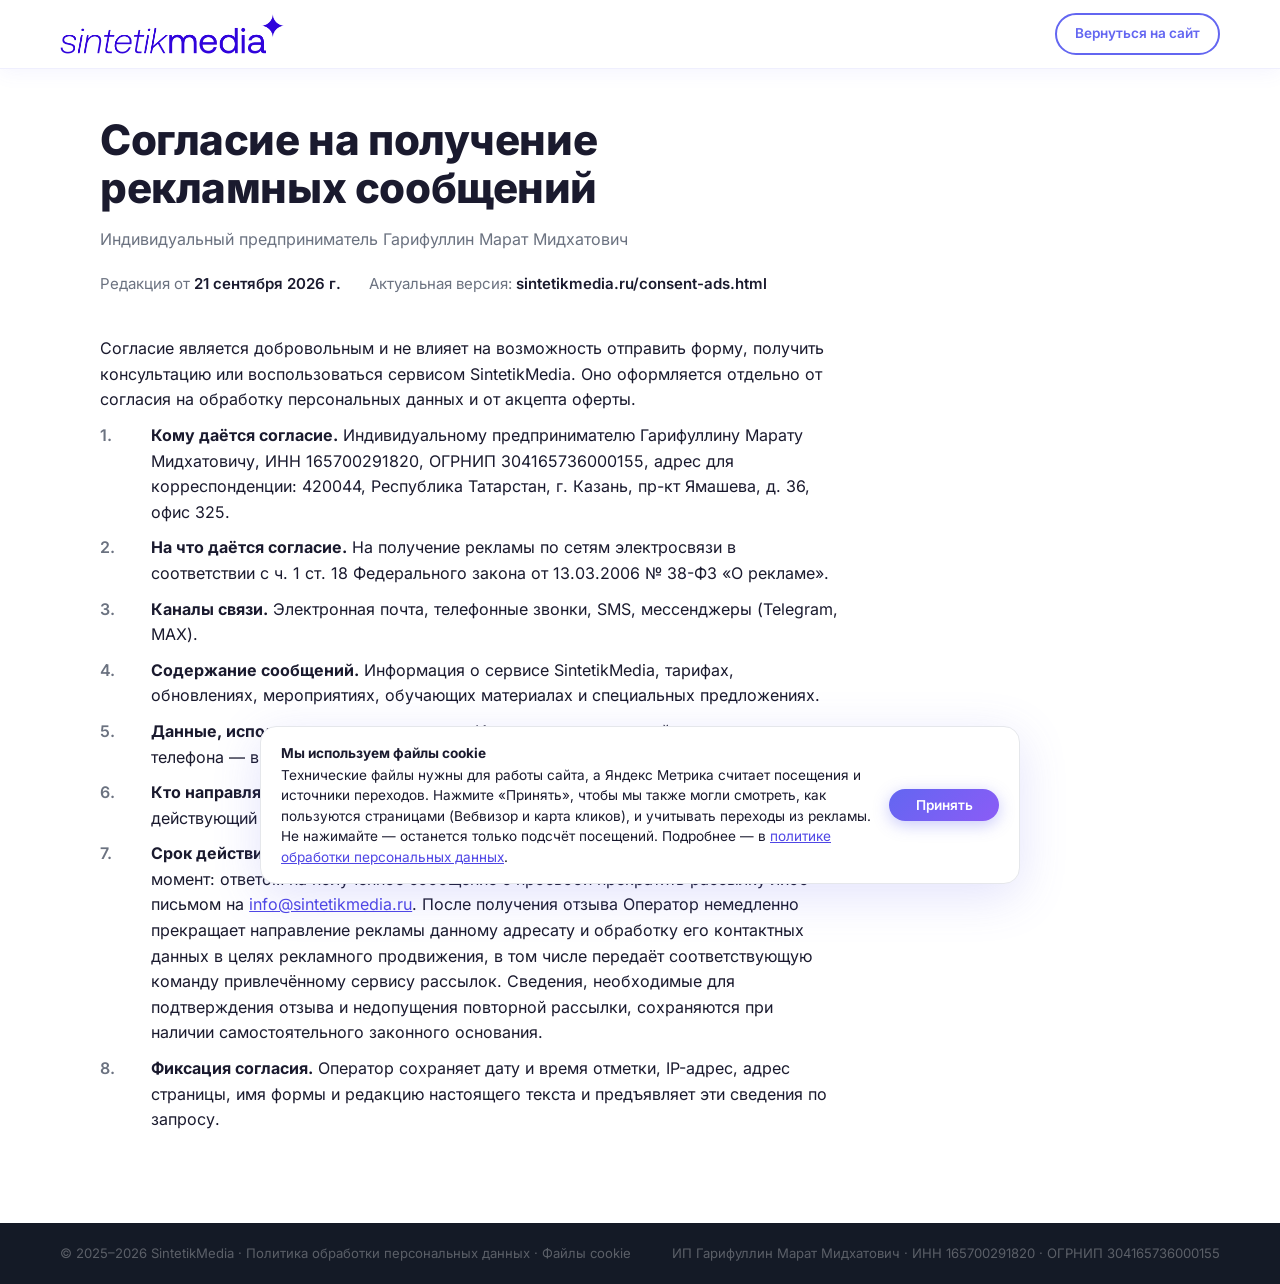
<file: consent-ads.html>
<!DOCTYPE html>
<html lang="ru">
<head>
<meta charset="UTF-8" />
<meta name="viewport" content="width=device-width, initial-scale=1.0" />
<title>Согласие на рекламные сообщения — SintetikMedia</title>
<meta name="description" content="Согласие на получение рекламных и информационных сообщений SintetikMedia." />
<link rel="stylesheet" href="css/style.css" />
<link rel="stylesheet" href="css/legal.css" />
</head>
<body class="legal-page">

<header class="site-header" id="header">
  <div class="container header-inner">
    <a href="index.html"><img src="images/logo.png" alt="SintetikMedia" style="height:40px;width:auto;display:block;" /></a>
    <div class="header-cta-group" style="margin-left:auto">
      <a href="index.html" class="btn btn-outline btn-sm">Вернуться на сайт</a>
    </div>
  </div>
</header>

<div class="legal-hero">
  <h1>Согласие на получение рекламных сообщений</h1>
  <p>Индивидуальный предприниматель Гарифуллин Марат Мидхатович</p>
  <div class="legal-meta">
    <div>Редакция от <b>21 сентября 2026 г.</b></div>
    <div>Актуальная версия: <b>sintetikmedia.ru/consent-ads.html</b></div>
  </div>
</div>

<div class="legal-wrap" style="display:block">
  <main class="legal-main">
    <section id="s0">
      <p>Согласие является добровольным и не влияет на возможность отправить форму, получить консультацию или воспользоваться сервисом SintetikMedia. Оно оформляется отдельно от согласия на обработку персональных данных и от акцепта оферты.</p>
      <p class="c"><b class="n">1.</b><b>Кому даётся согласие.</b> Индивидуальному предпринимателю Гарифуллину Марату Мидхатовичу, ИНН 165700291820, ОГРНИП 304165736000155, адрес для корреспонденции: 420044, Республика Татарстан, г. Казань, пр-кт Ямашева, д. 36, офис 325.</p>
      <p class="c"><b class="n">2.</b><b>На что даётся согласие.</b> На получение рекламы по сетям электросвязи в соответствии с ч. 1 ст. 18 Федерального закона от 13.03.2006 № 38-ФЗ «О рекламе».</p>
      <p class="c"><b class="n">3.</b><b>Каналы связи.</b> Электронная почта, телефонные звонки, SMS, мессенджеры (Telegram, MAX).</p>
      <p class="c"><b class="n">4.</b><b>Содержание сообщений.</b> Информация о сервисе SintetikMedia, тарифах, обновлениях, мероприятиях, обучающих материалах и специальных предложениях.</p>
      <p class="c"><b class="n">5.</b><b>Данные, используемые для рассылки.</b> Имя, адрес электронной почты, номер телефона — в объёме, указанном субъектом в форме.</p>
      <p class="c"><b class="n">6.</b><b>Кто направляет сообщения.</b> Оператор либо привлечённый им сервис рассылок, действующий по поручению Оператора.</p>
      <p class="c"><b class="n">7.</b><b>Срок действия и отзыв.</b> Согласие действует до его отзыва. Отзыв возможен в любой момент: ответом на полученное сообщение с просьбой прекратить рассылку либо письмом на <a href="mailto:info@sintetikmedia.ru">info@sintetikmedia.ru</a>. После получения отзыва Оператор немедленно прекращает направление рекламы данному адресату и обработку его контактных данных в целях рекламного продвижения, в том числе передаёт соответствующую команду привлечённому сервису рассылок. Сведения, необходимые для подтверждения отзыва и недопущения повторной рассылки, сохраняются при наличии самостоятельного законного основания.</p>
      <p class="c"><b class="n">8.</b><b>Фиксация согласия.</b> Оператор сохраняет дату и время отметки, IP-адрес, адрес страницы, имя формы и редакцию настоящего текста и предъявляет эти сведения по запросу.</p>
    </section>
  </main>
</div>

<footer class="site-footer" style="padding-top:0">
  <div class="footer-bottom">
    <div class="container">
      <span>© 2025–2026 SintetikMedia · <a href="policy.html">Политика обработки персональных данных</a> · <a href="#" data-cookie-settings>Файлы cookie</a></span>
      <span>ИП Гарифуллин Марат Мидхатович · ИНН 165700291820 · ОГРНИП 304165736000155</span>
    </div>
  </div>
</footer>

<script src="js/cookie.js" defer></script>
</body>
</html>
</file>
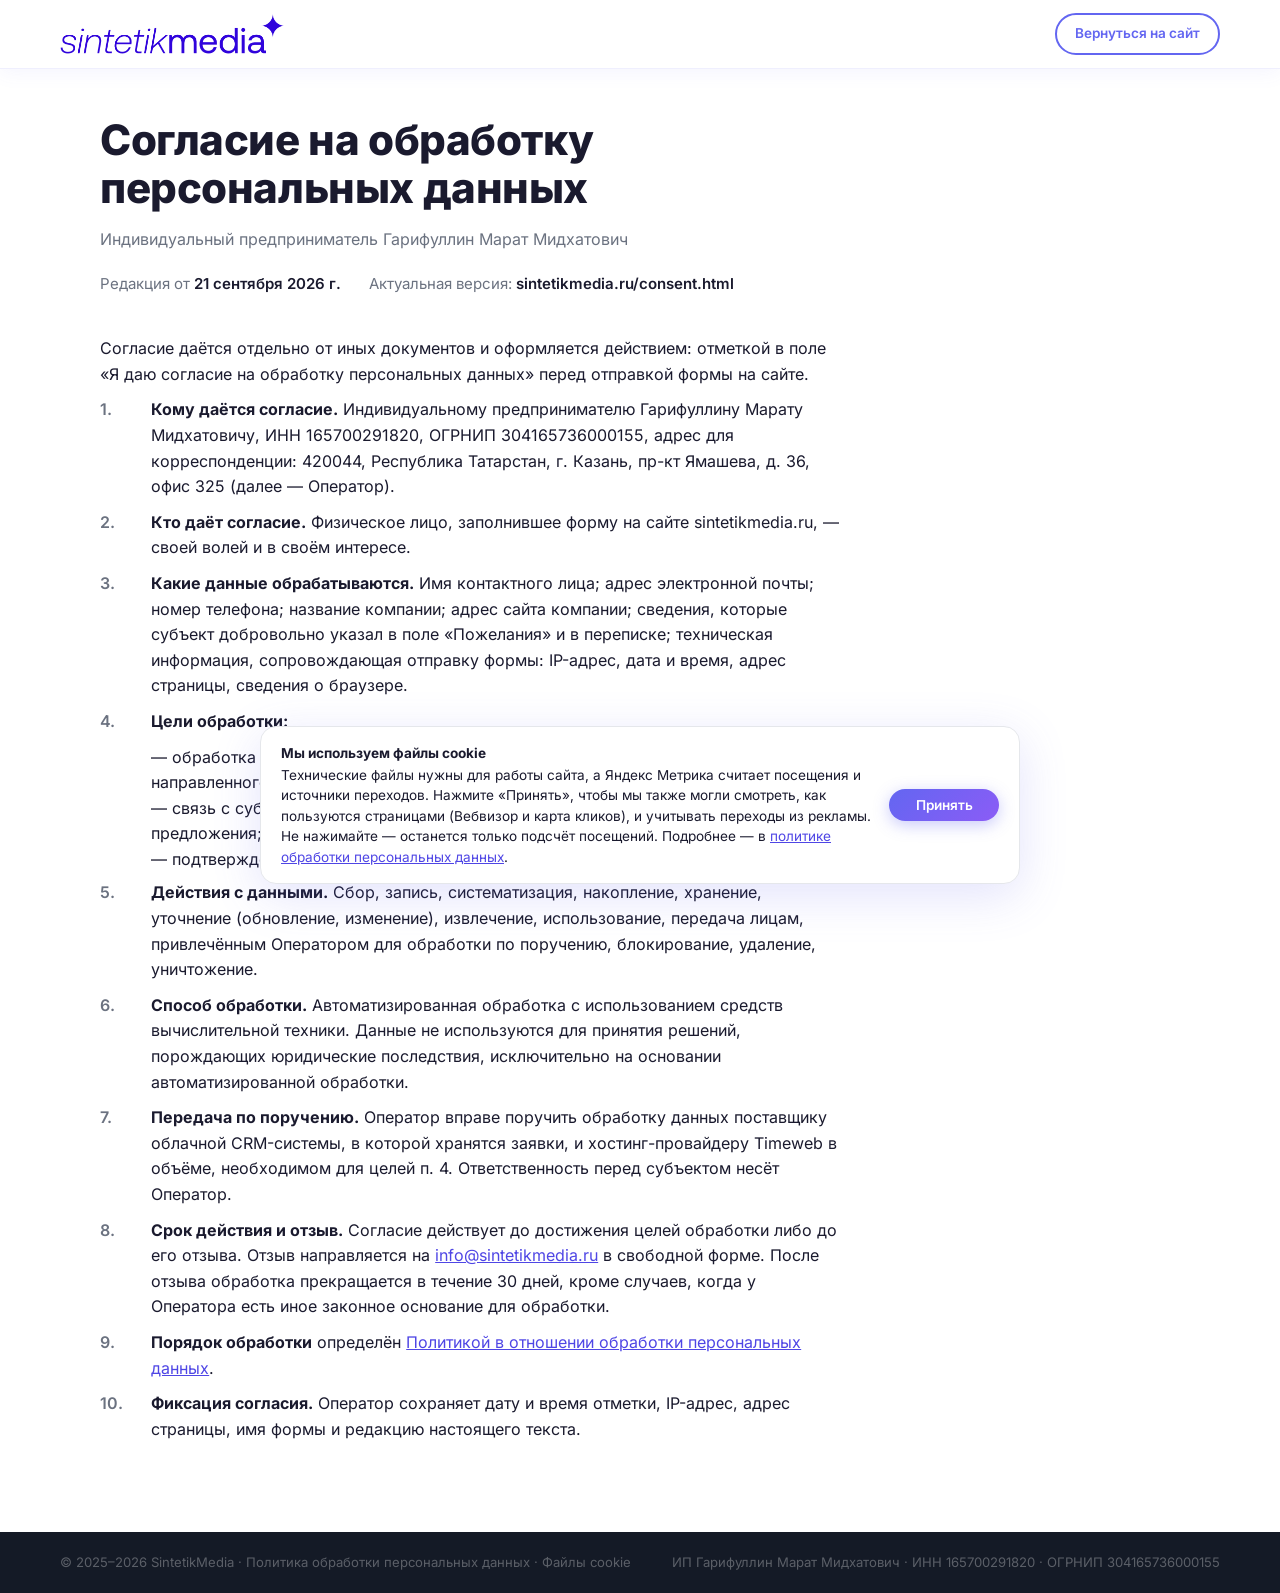
<file: consent.html>
<!DOCTYPE html>
<html lang="ru">
<head>
<meta charset="UTF-8" />
<meta name="viewport" content="width=device-width, initial-scale=1.0" />
<title>Согласие на обработку персональных данных — SintetikMedia</title>
<meta name="description" content="Согласие на обработку персональных данных при отправке формы на сайте sintetikmedia.ru." />
<link rel="stylesheet" href="css/style.css" />
<link rel="stylesheet" href="css/legal.css" />
</head>
<body class="legal-page">

<header class="site-header" id="header">
  <div class="container header-inner">
    <a href="index.html"><img src="images/logo.png" alt="SintetikMedia" style="height:40px;width:auto;display:block;" /></a>
    <div class="header-cta-group" style="margin-left:auto">
      <a href="index.html" class="btn btn-outline btn-sm">Вернуться на сайт</a>
    </div>
  </div>
</header>

<div class="legal-hero">
  <h1>Согласие на обработку персональных данных</h1>
  <p>Индивидуальный предприниматель Гарифуллин Марат Мидхатович</p>
  <div class="legal-meta">
    <div>Редакция от <b>21 сентября 2026 г.</b></div>
    <div>Актуальная версия: <b>sintetikmedia.ru/consent.html</b></div>
  </div>
</div>

<div class="legal-wrap" style="display:block">
  <main class="legal-main">
    <section id="s0">
      <p>Согласие даётся отдельно от иных документов и оформляется действием: отметкой в поле «Я даю согласие на обработку персональных данных» перед отправкой формы на сайте.</p>
      <p class="c"><b class="n">1.</b><b>Кому даётся согласие.</b> Индивидуальному предпринимателю Гарифуллину Марату Мидхатовичу, ИНН 165700291820, ОГРНИП 304165736000155, адрес для корреспонденции: 420044, Республика Татарстан, г. Казань, пр-кт Ямашева, д. 36, офис 325 (далее — Оператор).</p>
      <p class="c"><b class="n">2.</b><b>Кто даёт согласие.</b> Физическое лицо, заполнившее форму на сайте sintetikmedia.ru, — своей волей и в своём интересе.</p>
      <p class="c"><b class="n">3.</b><b>Какие данные обрабатываются.</b> Имя контактного лица; адрес электронной почты; номер телефона; название компании; адрес сайта компании; сведения, которые субъект добровольно указал в поле «Пожелания» и в переписке; техническая информация, сопровождающая отправку формы: IP-адрес, дата и время, адрес страницы, сведения о браузере.</p>
      <p class="c"><b class="n">4.</b><b>Цели обработки:</b></p>
      <p class="sub">— обработка заявки на демонстрацию сервиса SintetikMedia или иного обращения, направленного через форму;<br>
      — связь с субъектом по этой заявке, включая консультирование и подготовку предложения;<br>
      — подтверждение факта обращения и факта получения настоящего согласия.</p>
      <p class="c"><b class="n">5.</b><b>Действия с данными.</b> Сбор, запись, систематизация, накопление, хранение, уточнение (обновление, изменение), извлечение, использование, передача лицам, привлечённым Оператором для обработки по поручению, блокирование, удаление, уничтожение.</p>
      <p class="c"><b class="n">6.</b><b>Способ обработки.</b> Автоматизированная обработка с использованием средств вычислительной техники. Данные не используются для принятия решений, порождающих юридические последствия, исключительно на основании автоматизированной обработки.</p>
      <p class="c"><b class="n">7.</b><b>Передача по поручению.</b> Оператор вправе поручить обработку данных поставщику облачной CRM-системы, в которой хранятся заявки, и хостинг-провайдеру Timeweb в объёме, необходимом для целей п. 4. Ответственность перед субъектом несёт Оператор.</p>
      <p class="c"><b class="n">8.</b><b>Срок действия и отзыв.</b> Согласие действует до достижения целей обработки либо до его отзыва. Отзыв направляется на <a href="mailto:info@sintetikmedia.ru">info@sintetikmedia.ru</a> в свободной форме. После отзыва обработка прекращается в течение 30 дней, кроме случаев, когда у Оператора есть иное законное основание для обработки.</p>
      <p class="c"><b class="n">9.</b><b>Порядок обработки</b> определён <a href="policy.html">Политикой в отношении обработки персональных данных</a>.</p>
      <p class="c"><b class="n">10.</b><b>Фиксация согласия.</b> Оператор сохраняет дату и время отметки, IP-адрес, адрес страницы, имя формы и редакцию настоящего текста.</p>
    </section>
  </main>
</div>

<footer class="site-footer" style="padding-top:0">
  <div class="footer-bottom">
    <div class="container">
      <span>© 2025–2026 SintetikMedia · <a href="policy.html">Политика обработки персональных данных</a> · <a href="#" data-cookie-settings>Файлы cookie</a></span>
      <span>ИП Гарифуллин Марат Мидхатович · ИНН 165700291820 · ОГРНИП 304165736000155</span>
    </div>
  </div>
</footer>

<script src="js/cookie.js" defer></script>
</body>
</html>
</file>
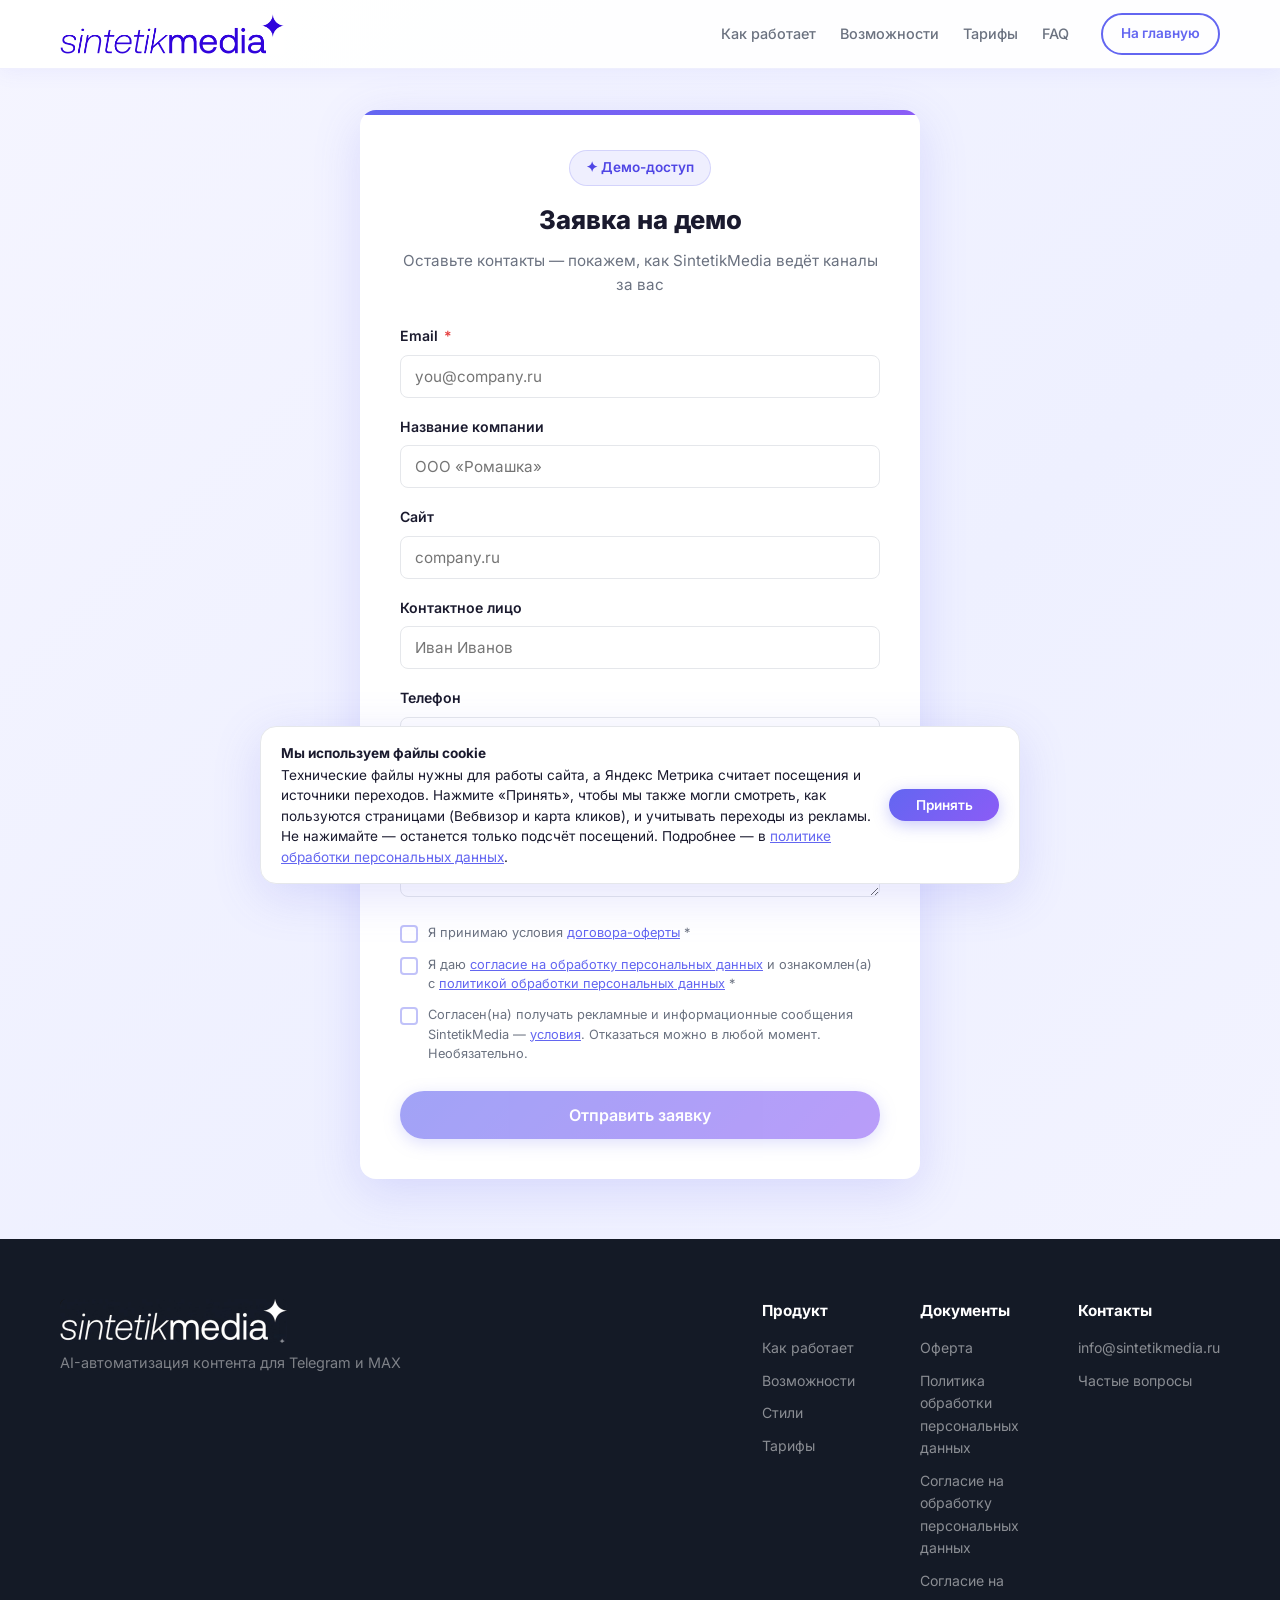
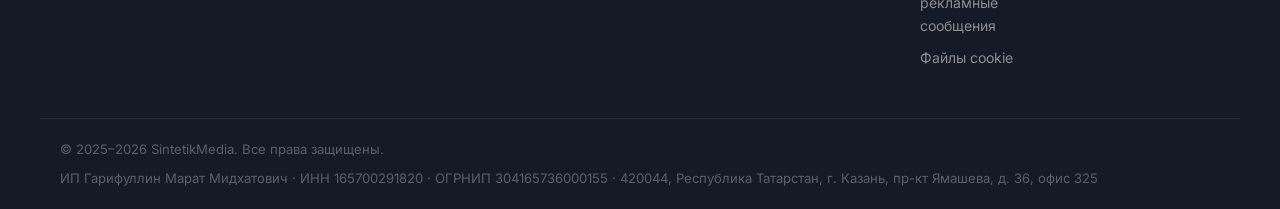
<file: form.html>
<!DOCTYPE html>
<html lang="ru">
<head>
  <meta charset="UTF-8" />
  <meta name="viewport" content="width=device-width, initial-scale=1.0" />
  <title>SintetikMedia — Заявка на демо</title>
  <link rel="stylesheet" href="css/style.css" />
  <style>
    /* ── Страница формы ── */
    .form-page { min-height: 100vh; display: flex; flex-direction: column; background: linear-gradient(135deg, #f5f5ff 0%, #eef0ff 50%, #f5f5ff 100%); }
    .form-main { flex: 1; display: flex; align-items: center; justify-content: center; padding: 110px 20px 60px; }
    .form-card { width: 100%; max-width: 560px; background: #fff; border-radius: var(--radius); box-shadow: var(--shadow-lg); padding: 40px; position: relative; overflow: hidden; }
    .form-card::before { content: ''; position: absolute; top: 0; left: 0; right: 0; height: 5px; background: linear-gradient(135deg, var(--primary), var(--accent)); }
    .form-card-header { text-align: center; margin-bottom: 28px; }
    .form-card-badge { display: inline-block; background: rgba(99,102,241,.1); color: var(--primary-dark); border: 1px solid rgba(99,102,241,.2); border-radius: 100px; padding: 6px 16px; font-size: .85rem; font-weight: 600; margin-bottom: 14px; }
    .form-card-header h1 { font-size: 1.6rem; font-weight: 800; margin-bottom: 8px; }
    .form-card-header p { font-size: .95rem; color: var(--text-muted); }
    .k-form-group { margin-bottom: 18px; }
    .k-form-group label { display: block; font-size: .88rem; font-weight: 600; color: var(--text); margin-bottom: 7px; }
    .k-form-group label .req { color: #e53e3e; margin-left: 2px; }
    .k-input, .k-textarea { width: 100%; border: 1.5px solid var(--border); border-radius: var(--radius-sm); padding: 11px 14px; font-size: .95rem; font-family: inherit; color: var(--text); transition: border-color .2s, box-shadow .2s; outline: none; background: #fff; }
    .k-input:focus, .k-textarea:focus { border-color: var(--primary); box-shadow: 0 0 0 3px rgba(99,102,241,.12); }
    .k-textarea { resize: vertical; min-height: 90px; line-height: 1.5; }
    .k-submit { width: 100%; margin-top: 8px; padding: 14px; font-size: 1rem; font-weight: 600; border-radius: 100px; background: linear-gradient(135deg, var(--primary), var(--accent)); color: #fff; border: none; cursor: pointer; transition: all .25s; box-shadow: 0 4px 16px rgba(99,102,241,.35); }
    .k-submit:hover:not(:disabled) { transform: translateY(-2px); box-shadow: 0 8px 28px rgba(99,102,241,.45); }
    .k-submit:disabled, .k-submit[aria-disabled="true"] { opacity: .6; cursor: default; }
    .k-consent { display: flex; align-items: flex-start; gap: 10px; margin: 4px 0 12px; }
    .k-consent:last-of-type { margin-bottom: 20px; }
    .k-consent input { display: none; }
    .k-consent-box { width: 18px; height: 18px; border: 2px solid rgba(99,102,241,.4); border-radius: 4px; flex-shrink: 0; margin-top: 2px; transition: all .2s; position: relative; cursor: pointer; }
    .k-consent input:checked + .k-consent-box { background: var(--primary); border-color: var(--primary); }
    .k-consent input:checked + .k-consent-box::after { content: ''; position: absolute; left: 4px; top: 1px; width: 6px; height: 10px; border: 2px solid #fff; border-top: none; border-left: none; transform: rotate(45deg); }
    .k-consent-text { font-size: .8rem; color: var(--text-muted); line-height: 1.5; }
    .k-consent-text a { color: var(--primary); text-decoration: underline; }
    .k-consent.shake { animation: kShake .4s ease; }
    .k-consent.highlight .k-consent-box { border-color: #e53e3e; box-shadow: 0 0 0 3px rgba(229,62,62,.25); }
    .k-consent.highlight .k-consent-text { color: #e53e3e; }
    @keyframes kShake { 0%,100%{transform:translateX(0)} 20%{transform:translateX(-6px)} 40%{transform:translateX(6px)} 60%{transform:translateX(-4px)} 80%{transform:translateX(4px)} }
    .k-error { color: #e53e3e; font-size: .85rem; text-align: center; margin-bottom: 14px; min-height: 0; }
    .k-success { display: none; text-align: center; padding: 20px; }
    .k-success-icon { width: 64px; height: 64px; margin: 0 auto 16px; background: linear-gradient(135deg, #10b981, #34d399); border-radius: 50%; display: flex; align-items: center; justify-content: center; }
    .k-success h2 { font-size: 1.4rem; font-weight: 800; margin-bottom: 8px; }
    .k-success p { color: var(--text-muted); }
    .form-back { display: inline-flex; align-items: center; gap: 6px; margin-top: 20px; color: var(--primary); font-size: .9rem; font-weight: 600; }
    @media (max-width: 560px) { .form-card { padding: 28px 20px; } .form-main { padding: 90px 16px 40px; } }
  </style>
  <!-- Яндекс Метрика запускается из js/cookie.js только после согласия в cookie-баннере -->
</head>
<body>
<div class="form-page">

  <!-- Шапка -->
  <header class="site-header" id="header">
    <div class="container header-inner">
      <a href="index.html"><img src="images/logo.png" alt="SintetikMedia" style="height:40px;width:auto;display:block;" /></a>
      <nav class="main-nav">
        <a href="index.html#how">Как работает</a>
        <a href="index.html#features">Возможности</a>
        <a href="index.html#pricing">Тарифы</a>
        <a href="index.html#faq">FAQ</a>
      </nav>
      <div class="header-cta-group">
        <a href="index.html" class="btn btn-outline btn-sm">На главную</a>
      </div>
    </div>
  </header>

  <!-- Форма -->
  <main class="form-main">
    <div class="form-card">
      <div id="kForm">
        <div class="form-card-header">
          <div class="form-card-badge">✦ Демо-доступ</div>
          <h1>Заявка на демо</h1>
          <p>Оставьте контакты — покажем, как SintetikMedia ведёт каналы за вас</p>
        </div>

        <div class="k-error" id="kError"></div>

        <div class="k-form-group">
          <label>Email <span class="req">*</span></label>
          <input type="email" class="k-input" id="f_email" placeholder="you@company.ru" />
        </div>
        <div class="k-form-group">
          <label>Название компании</label>
          <input type="text" class="k-input" id="f_company" placeholder="ООО «Ромашка»" />
        </div>
        <div class="k-form-group">
          <label>Сайт</label>
          <input type="text" class="k-input" id="f_site" placeholder="company.ru" />
        </div>
        <div class="k-form-group">
          <label>Контактное лицо</label>
          <input type="text" class="k-input" id="f_name" placeholder="Иван Иванов" />
        </div>
        <div class="k-form-group">
          <label>Телефон</label>
          <input type="text" class="k-input" id="f_phone" placeholder="+7 (999) 123-45-67" />
        </div>
        <div class="k-form-group">
          <label>Пожелания</label>
          <textarea class="k-textarea" id="f_wishes" placeholder="Расскажите про ваш канал или задачу"></textarea>
        </div>

        <div class="k-consent" id="kConsentOffer">
          <input type="checkbox" id="f_agree_offer" />
          <label for="f_agree_offer" class="k-consent-box"></label>
          <label for="f_agree_offer" class="k-consent-text">Я принимаю условия <a href="oferta.html" target="_blank">договора-оферты</a> <span class="req">*</span></label>
        </div>
        <div class="k-consent" id="kConsentPdn">
          <input type="checkbox" id="f_agree_pdn" />
          <label for="f_agree_pdn" class="k-consent-box"></label>
          <label for="f_agree_pdn" class="k-consent-text">Я даю <a href="consent.html" target="_blank">согласие на обработку персональных данных</a> и ознакомлен(а) с <a href="policy.html" target="_blank">политикой обработки персональных данных</a> <span class="req">*</span></label>
        </div>
        <div class="k-consent" id="kConsentAds">
          <input type="checkbox" id="f_agree_ads" />
          <label for="f_agree_ads" class="k-consent-box"></label>
          <label for="f_agree_ads" class="k-consent-text">Согласен(на) получать рекламные и информационные сообщения SintetikMedia — <a href="consent-ads.html" target="_blank">условия</a>. Отказаться можно в любой момент. Необязательно.</label>
        </div>

        <button class="k-submit" id="kSubmit" aria-disabled="true">Отправить заявку</button>
      </div>

      <!-- Успех -->
      <div class="k-success" id="kSuccess">
        <div class="k-success-icon">
          <svg width="32" height="32" viewBox="0 0 24 24" fill="none" stroke="#fff" stroke-width="3" stroke-linecap="round" stroke-linejoin="round"><polyline points="20 6 9 17 4 12"/></svg>
        </div>
        <h2>Заявка отправлена!</h2>
        <p>Мы свяжемся с вами в ближайшее время.</p>
        <a href="index.html" class="form-back">← Вернуться на главную</a>
      </div>
    </div>
  </main>

  <!-- Футер -->
  <footer class="site-footer">
    <div class="container footer-inner">
      <div class="footer-brand">
        <img src="images/logo-footer.png" alt="SintetikMedia" style="height:44px;width:auto;display:block;border-radius:6px;margin-bottom:8px;" />
        <p class="footer-tagline">AI-автоматизация контента для Telegram и MAX</p>
      </div>
      <div class="footer-links">
        <div class="footer-col"><div class="footer-col-title">Продукт</div><a href="index.html#how">Как работает</a><a href="index.html#features">Возможности</a><a href="index.html#styles">Стили</a><a href="index.html#pricing">Тарифы</a></div>
        <div class="footer-col"><div class="footer-col-title">Документы</div><a href="oferta.html" target="_blank">Оферта</a><a href="policy.html" target="_blank">Политика обработки персональных данных</a><a href="consent.html" target="_blank">Согласие на обработку персональных данных</a><a href="consent-ads.html" target="_blank">Согласие на рекламные сообщения</a><a href="#" data-cookie-settings>Файлы cookie</a></div>
        <div class="footer-col"><div class="footer-col-title">Контакты</div><a href="mailto:info@sintetikmedia.ru">info@sintetikmedia.ru</a><a href="index.html#faq">Частые вопросы</a></div>
      </div>
    </div>
    <div class="footer-bottom">
      <div class="container">
        <span>© 2025–2026 SintetikMedia. Все права защищены.</span>
        <span>ИП Гарифуллин Марат Мидхатович · ИНН 165700291820 · ОГРНИП 304165736000155 · 420044, Республика Татарстан, г. Казань, пр-кт Ямашева, д. 36, офис 325</span>
      </div>
    </div>
  </footer>

</div>

<!-- iframe для отправки на clientbase -->
<iframe name="k_frame_upload_60" id="k_frame_upload_60" style="width:1px;height:1px;display:none;"></iframe>

<script>
'use strict';

// ── Шапка при скролле ──
const header = document.getElementById('header');
window.addEventListener('scroll', () => {
  header.style.background = window.scrollY > 80 ? 'rgba(255,255,255,.97)' : 'rgba(255,255,255,.92)';
}, { passive: true });

// ── Читаем GET-параметры ──
function getParam(name) {
  const m = new RegExp('[?&]' + name + '=([^&]*)').exec(window.location.search);
  return m ? decodeURIComponent(m[1]) : '';
}
// clientbase_hash может содержать точку в конце (как в примере ссылки) — обрезаем её
let CLIENT_HASH = getParam('clientbase_hash') || getParam('hash');
if (CLIENT_HASH.endsWith('.')) CLIENT_HASH = CLIENT_HASH.slice(0, -1);

// Соответствие ID полей clientbase → id инпутов на странице
const FIELD_MAP = {
  'k_input_field_60_17860': 'f_email',    // Email
  'k_input_field_60_17890': 'f_company',  // Название компании
  'k_input_field_60_17900': 'f_site',     // Сайт
  'k_input_field_60_18100': 'f_name',     // Контактное лицо
  'k_input_field_60_18110': 'f_wishes',   // Пожелания
  'k_input_field_60_18120': 'f_phone'     // Телефон
};

// ── Предзаполнение данных клиента по хэшу (через свой PHP-прокси) ──
if (CLIENT_HASH) {
  fetch('cb_proxy.php?hash=' + encodeURIComponent(CLIENT_HASH))
    .then(r => r.json())
    .then(data => {
      if (!data || data.message) return; // message = ошибка/недоступно
      const fields = data.qst_fields || {};
      const linked = data.linked_values || {};
      for (const cbId in FIELD_MAP) {
        const el = document.getElementById(FIELD_MAP[cbId]);
        if (!el) continue;
        // linked_values приоритетнее (для autocomplete-полей), иначе qst_fields
        const val = (linked[cbId] !== undefined && linked[cbId] !== '') ? linked[cbId] : fields[cbId];
        if (val !== undefined && val !== null) el.value = val;
      }
    })
    .catch(() => { /* тихо игнорируем — форма остаётся пустой */ });
}

// ── Согласия: оферта и ПДн обязательны, реклама — нет ──
const CONSENT_VERSION = '2026-09-21'; // редакция текстов оферты и согласий
const agreeOffer = document.getElementById('f_agree_offer');
const agreePdn = document.getElementById('f_agree_pdn');
const agreeAds = document.getElementById('f_agree_ads');
function highlightConsent(consent) {
  consent.classList.remove('shake', 'highlight');
  void consent.offsetWidth;
  consent.classList.add('shake', 'highlight');
  setTimeout(() => consent.classList.remove('highlight'), 2500);
  setTimeout(() => consent.classList.remove('shake'), 500);
}
// Кнопка неактивна, пока не отмечены оба обязательных чекбокса.
// aria-disabled вместо disabled — чтобы клик доходил до JS и чекбокс подсвечивался.
function updateSubmit() {
  document.getElementById('kSubmit').setAttribute('aria-disabled', agreeOffer.checked && agreePdn.checked ? 'false' : 'true');
}
agreeOffer.addEventListener('change', updateSubmit);
agreePdn.addEventListener('change', updateSubmit);

// ── Отправка формы на clientbase ──
const CB_URL = 'https://sintetik.clientbase.ru/questionare.php';
const QST_ID = 60;
const k_form_rand = Math.random() + '_' + (new Date()).getTime();

const submitBtn = document.getElementById('kSubmit');
const errorBox = document.getElementById('kError');
let submitted = false;

submitBtn.addEventListener('click', function() {
  errorBox.textContent = '';

  if (!agreeOffer.checked) { highlightConsent(document.getElementById('kConsentOffer')); return; }
  if (!agreePdn.checked) { highlightConsent(document.getElementById('kConsentPdn')); return; }

  const email = document.getElementById('f_email').value.trim();
  if (!email) {
    errorBox.textContent = 'Пожалуйста, укажите Email';
    document.getElementById('f_email').focus();
    return;
  }

  if (submitted) return;
  submitted = true;
  submitBtn.disabled = true;
  submitBtn.textContent = 'Отправляем...';

  const page_charset = document.charset || document.characterSet || 'UTF-8';
  const form = document.createElement('form');
  form.setAttribute('enctype', 'multipart/form-data');
  form.setAttribute('action', CB_URL + '?qst_id=' + QST_ID + '&page_charset=' + page_charset + '&ts' + Date.now());
  form.setAttribute('target', 'k_frame_upload_60');
  form.setAttribute('method', 'post');

  function addField(name, value) {
    const inp = document.createElement('input');
    inp.setAttribute('type', 'hidden');
    inp.setAttribute('name', name);
    inp.value = value;
    form.appendChild(inp);
  }

  addField('utm_href', window.location.search);

  for (const cbId in FIELD_MAP) {
    addField(cbId, document.getElementById(FIELD_MAP[cbId]).value);
  }

  // Передаём хэш обратно — ответ привяжется к нужному клиенту
  if (CLIENT_HASH) addField('hash', CLIENT_HASH);

  // Фиксация согласий (CL-13). Чтобы значения сохранялись в КБ, в анкете 60 нужны поля с такими именами.
  addField('consent_offer', '1');
  addField('consent_pdn', '1');
  addField('consent_ads', agreeAds.checked ? '1' : '0');
  addField('consent_version', CONSENT_VERSION);
  addField('consent_time', new Date().toISOString());
  addField('page_url', window.location.origin + window.location.pathname);
  addField('form_name', 'demo_form');

  addField('k_rand_60', k_form_rand);
  addField('sel', 'save');

  document.body.appendChild(form);
  form.submit();
  document.body.removeChild(form);

  if (typeof ym !== 'undefined') ym(103486971, 'reachGoal', 'demo_form');

  setTimeout(function() {
    document.getElementById('kForm').style.display = 'none';
    document.getElementById('kSuccess').style.display = 'block';
  }, 800);
});

// Enter в текстовых полях — отправка
document.querySelectorAll('.k-input').forEach(inp => {
  inp.addEventListener('keydown', e => {
    if (e.key === 'Enter') { e.preventDefault(); submitBtn.click(); }
  });
});
</script>
<script src="js/cookie.js" defer></script>
</body>
</html>
</file>
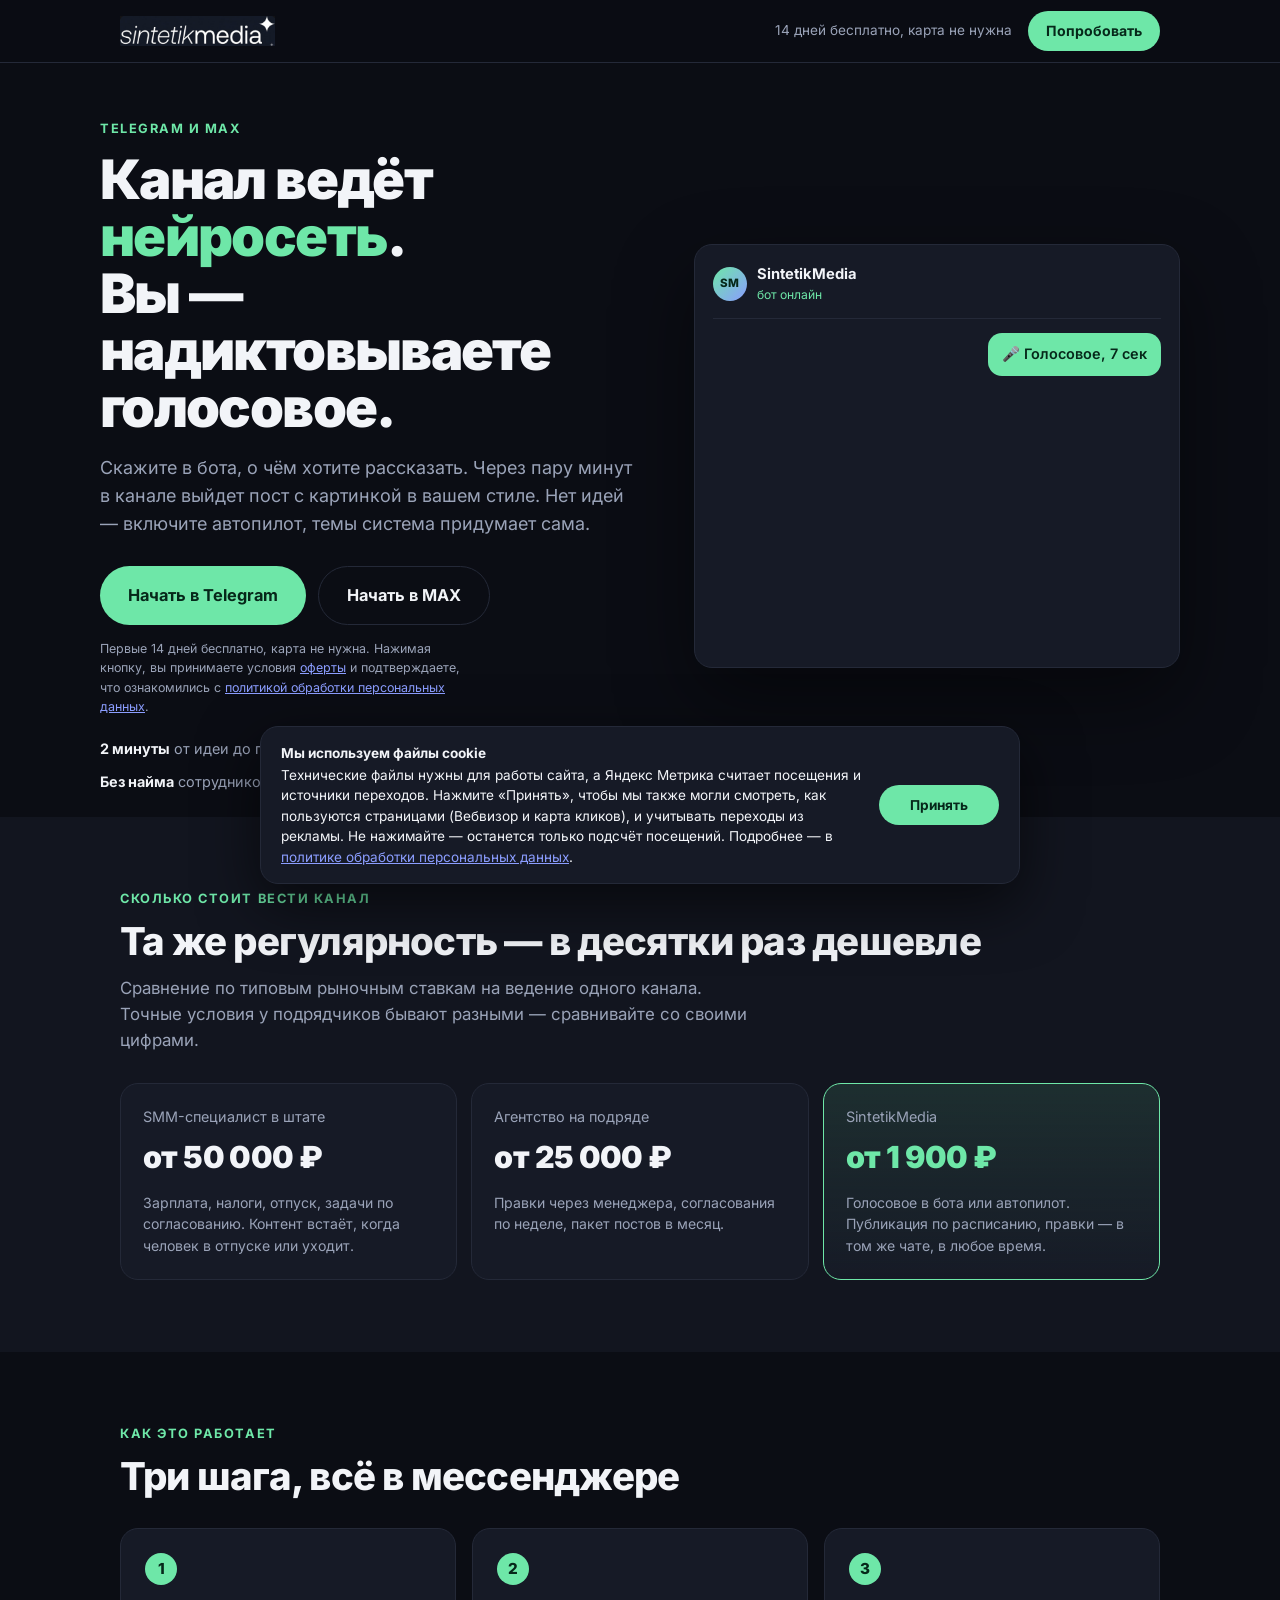
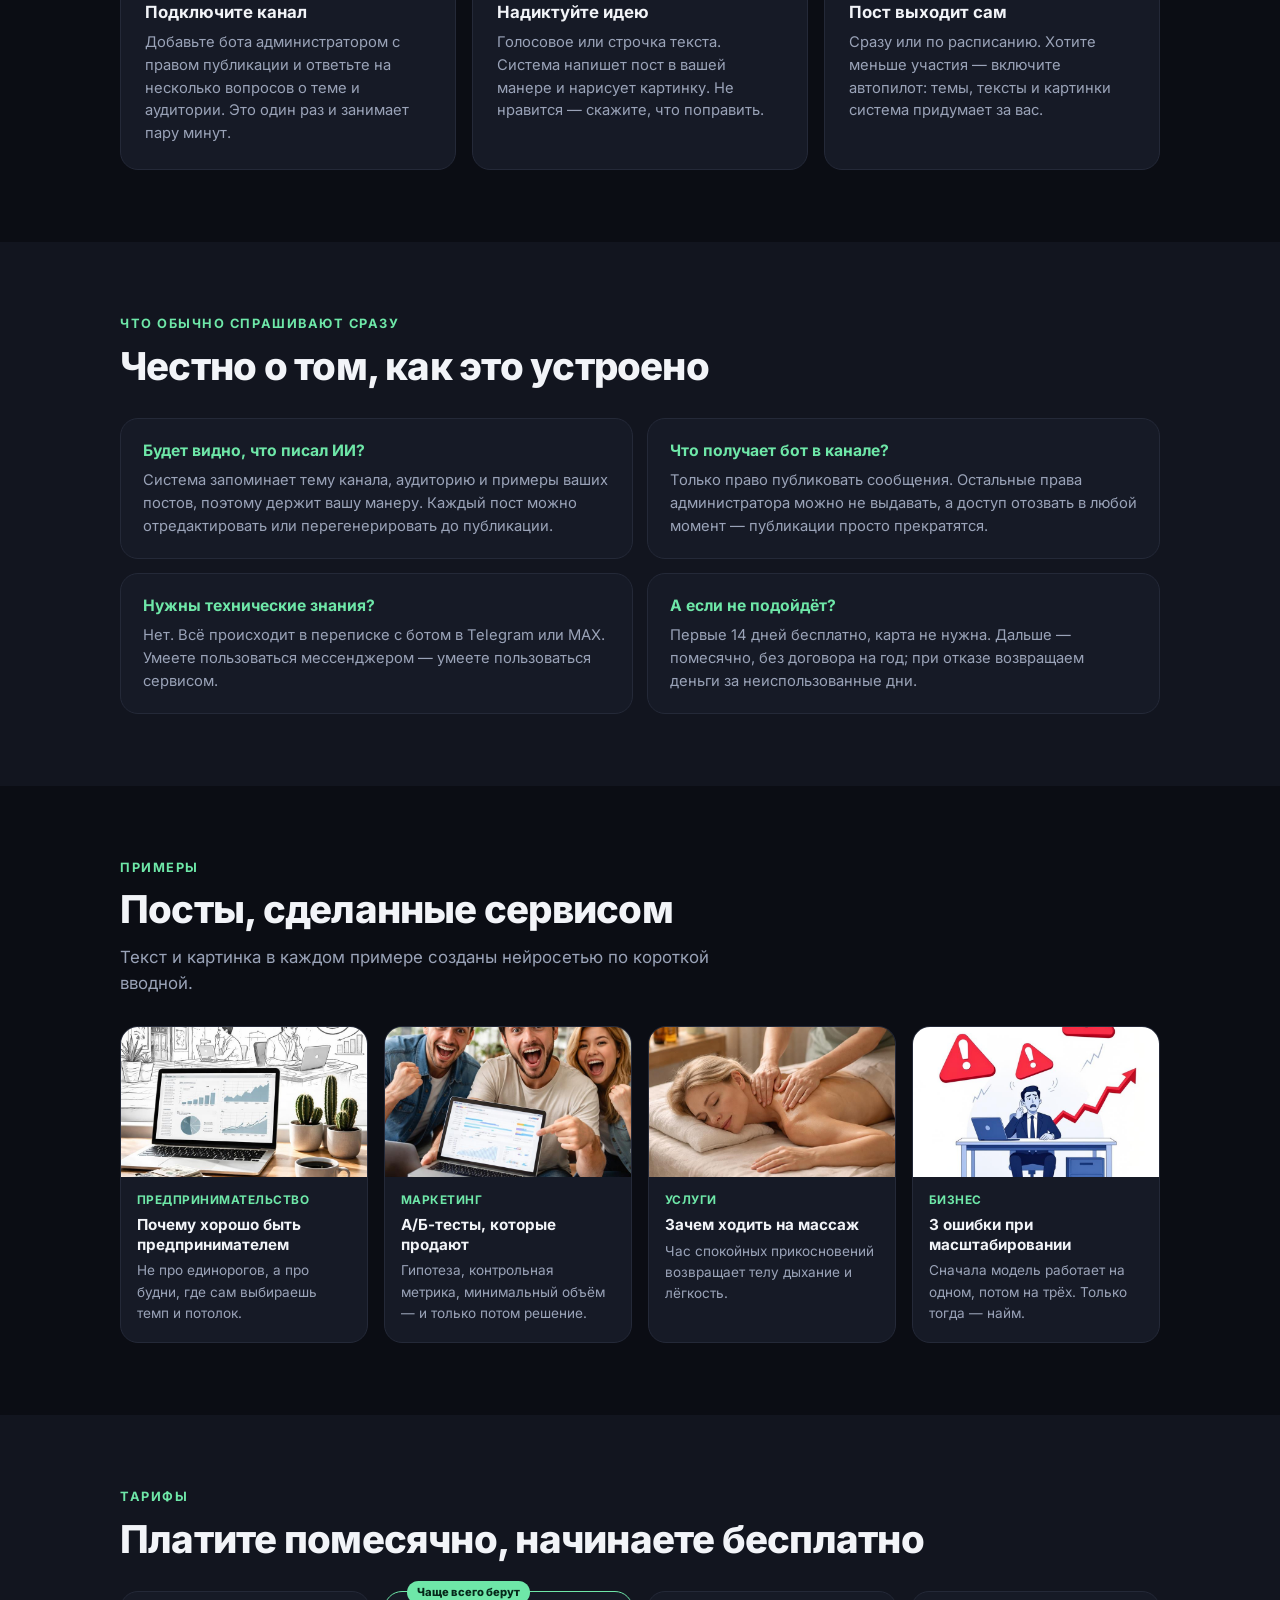
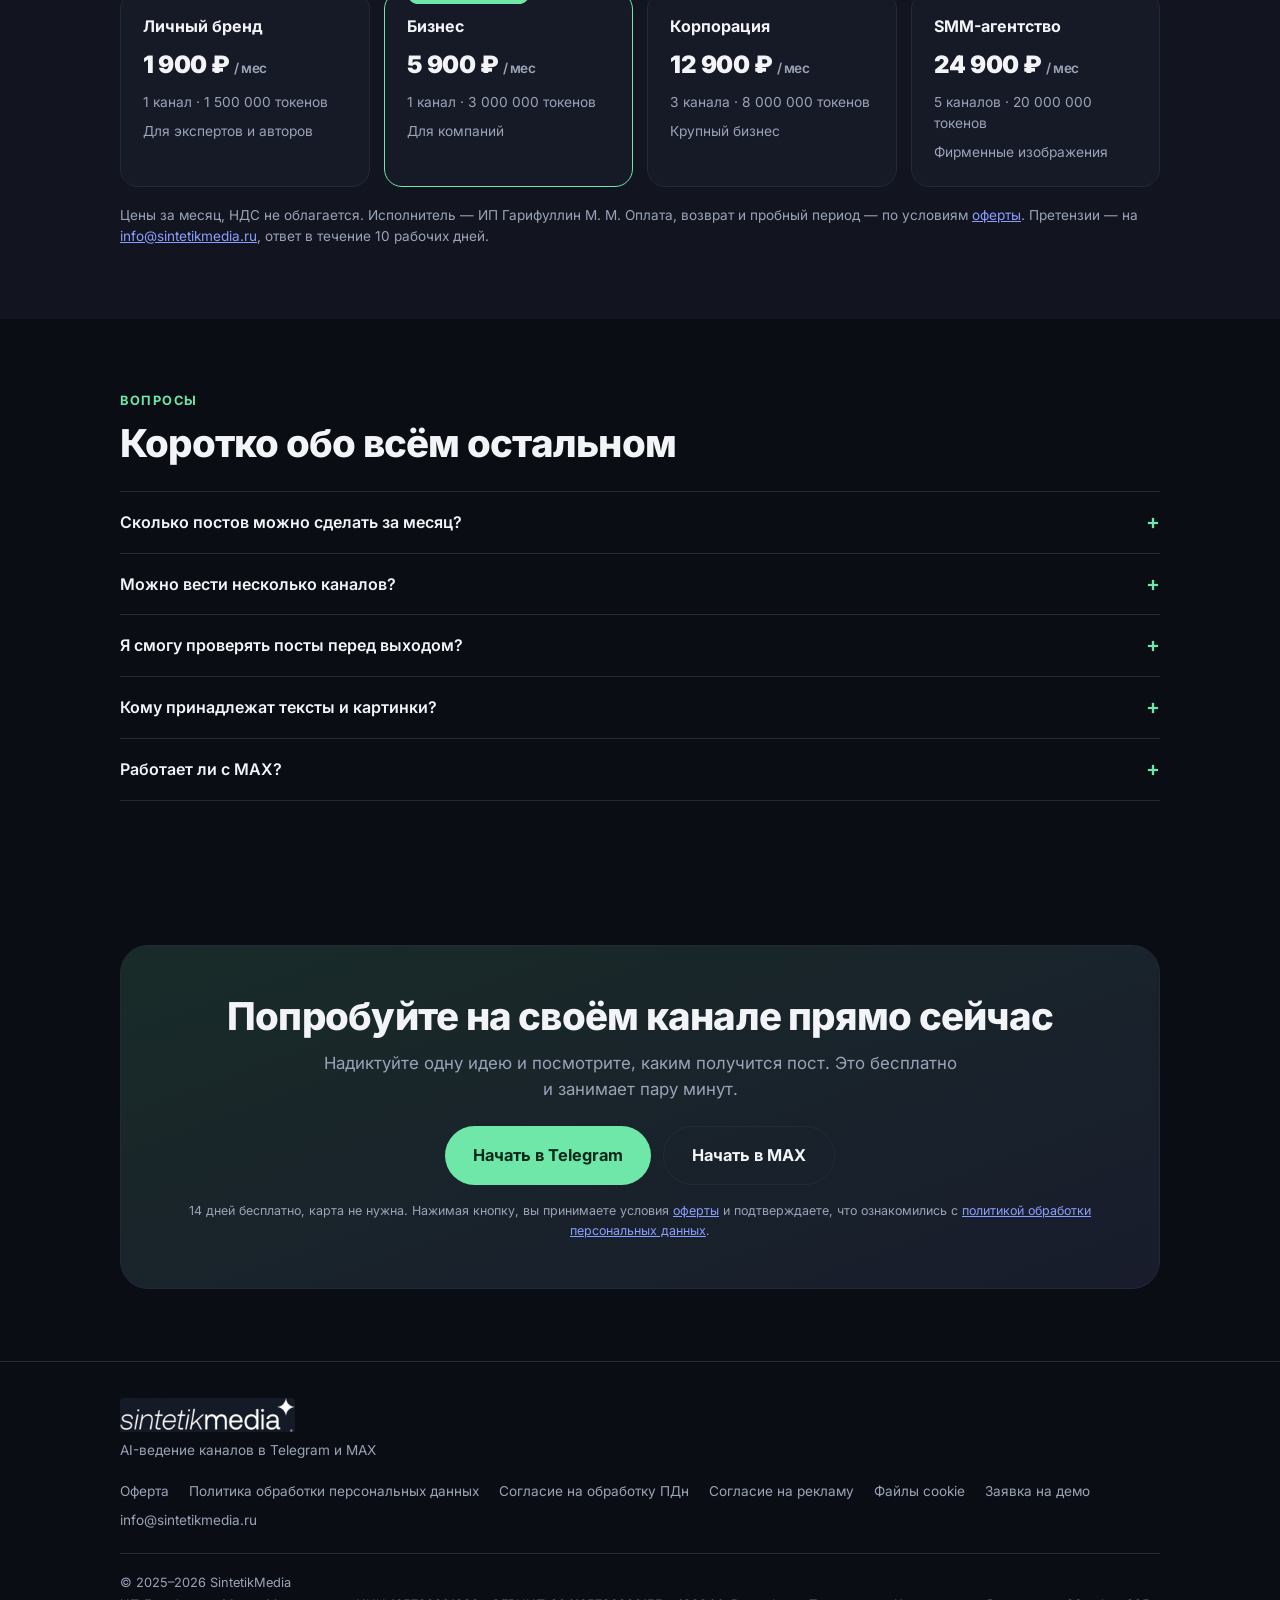
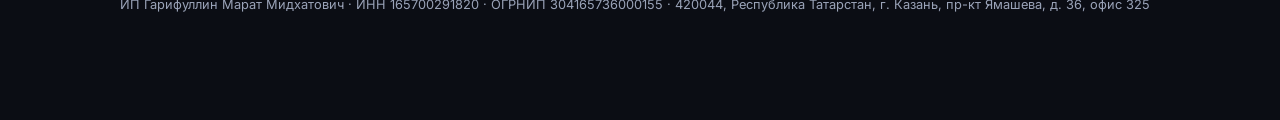
<file: index-b.html>
<!DOCTYPE html>
<html lang="ru">
<head>
<meta charset="UTF-8" />
<meta name="viewport" content="width=device-width, initial-scale=1.0, viewport-fit=cover" />
<title>SintetikMedia — канал ведёт нейросеть</title>
<meta name="description" content="Надиктуйте идею голосом — через пару минут в вашем Telegram- или MAX-канале выйдет пост с картинкой. Или включите автопилот: темы система придумает сама. 14 дней бесплатно." />
<link rel="stylesheet" href="css/landing-b.css" />
</head>
<body data-ab="b">

<header class="hdr">
  <div class="wrap hdr__in">
    <a class="hdr__logo" href="/" aria-label="SintetikMedia"><img src="images/logo-footer.png" alt="SintetikMedia" /></a>
    <span class="hdr__spacer"></span>
    <span class="hdr__note">14 дней бесплатно, карта не нужна</span>
    <a class="btn btn--primary btn--sm" href="https://t.me/sintetikdemo_bot" target="_blank" rel="noopener" data-cta="header">Попробовать</a>
  </div>
</header>

<main>

  <!-- Первый экран -->
  <section class="wrap hero">
    <div class="hero__grid">
      <div>
        <p class="eyebrow">Telegram и MAX</p>
        <h1 style="margin-top:12px">Канал ведёт <em>нейросеть</em>.<br>Вы — надиктовываете голосовое.</h1>
        <p class="hero__sub">Скажите в бота, о чём хотите рассказать. Через пару минут в канале выйдет пост с картинкой в вашем стиле. Нет идей — включите автопилот, темы система придумает сама.</p>

        <div class="hero__cta">
          <a class="btn btn--primary btn--lg" href="https://t.me/sintetikdemo_bot" target="_blank" rel="noopener" data-cta="hero">Начать в Telegram</a>
          <a class="btn btn--ghost btn--lg" href="https://max.ru/id165700427937_1_bot" target="_blank" rel="noopener" data-cta="hero">Начать в MAX</a>
        </div>
        <p class="hero__legal">Первые 14 дней бесплатно, карта не нужна. Нажимая кнопку, вы принимаете условия <a href="oferta.html" target="_blank">оферты</a> и подтверждаете, что ознакомились с <a href="policy.html" target="_blank">политикой обработки персональных данных</a>.</p>

        <div class="hero__facts">
          <span><b>2 минуты</b> от идеи до поста</span>
          <span><b>от 1 900 ₽</b> в месяц</span>
          <span><b>Без найма</b> сотрудников</span>
        </div>
      </div>

      <!-- Демонстрация работы: переписка с ботом -->
      <div class="chat" id="chat">
        <div class="chat__hdr">
          <div class="chat__ava">SM</div>
          <div>
            <div class="chat__name">SintetikMedia</div>
            <div class="chat__status" id="chatStatus">бот онлайн</div>
          </div>
        </div>
        <div class="chat__body" id="chatBody"></div>
      </div>
    </div>
  </section>

  <!-- Сколько это стоит по сравнению с людьми -->
  <section class="section section--soft">
    <div class="wrap">
      <p class="eyebrow">Сколько стоит вести канал</p>
      <h2 style="margin-top:10px">Та же регулярность — в десятки раз дешевле</h2>
      <p class="lead">Сравнение по типовым рыночным ставкам на ведение одного канала. Точные условия у подрядчиков бывают разными — сравнивайте со своими цифрами.</p>
      <div class="compare">
        <div class="compare__card">
          <div class="compare__who">SMM-специалист в штате</div>
          <div class="compare__price">от 50 000 ₽</div>
          <p class="compare__note">Зарплата, налоги, отпуск, задачи по согласованию. Контент встаёт, когда человек в отпуске или уходит.</p>
        </div>
        <div class="compare__card">
          <div class="compare__who">Агентство на подряде</div>
          <div class="compare__price">от 25 000 ₽</div>
          <p class="compare__note">Правки через менеджера, согласования по неделе, пакет постов в месяц.</p>
        </div>
        <div class="compare__card compare__card--win">
          <div class="compare__who">SintetikMedia</div>
          <div class="compare__price">от 1 900 ₽</div>
          <p class="compare__note">Голосовое в бота или автопилот. Публикация по расписанию, правки — в том же чате, в любое время.</p>
        </div>
      </div>
    </div>
  </section>

  <!-- Как это работает -->
  <section class="section">
    <div class="wrap">
      <p class="eyebrow">Как это работает</p>
      <h2 style="margin-top:10px">Три шага, всё в мессенджере</h2>
      <div class="steps">
        <div class="step">
          <h3>Подключите канал</h3>
          <p>Добавьте бота администратором с правом публикации и ответьте на несколько вопросов о теме и аудитории. Это один раз и занимает пару минут.</p>
        </div>
        <div class="step">
          <h3>Надиктуйте идею</h3>
          <p>Голосовое или строчка текста. Система напишет пост в вашей манере и нарисует картинку. Не нравится — скажите, что поправить.</p>
        </div>
        <div class="step">
          <h3>Пост выходит сам</h3>
          <p>Сразу или по расписанию. Хотите меньше участия — включите автопилот: темы, тексты и картинки система придумает за вас.</p>
        </div>
      </div>
    </div>
  </section>

  <!-- Возражения -->
  <section class="section section--soft">
    <div class="wrap">
      <p class="eyebrow">Что обычно спрашивают сразу</p>
      <h2 style="margin-top:10px">Честно о том, как это устроено</h2>
      <div class="answers">
        <div class="answer">
          <h3>Будет видно, что писал ИИ?</h3>
          <p>Система запоминает тему канала, аудиторию и примеры ваших постов, поэтому держит вашу манеру. Каждый пост можно отредактировать или перегенерировать до публикации.</p>
        </div>
        <div class="answer">
          <h3>Что получает бот в канале?</h3>
          <p>Только право публиковать сообщения. Остальные права администратора можно не выдавать, а доступ отозвать в любой момент — публикации просто прекратятся.</p>
        </div>
        <div class="answer">
          <h3>Нужны технические знания?</h3>
          <p>Нет. Всё происходит в переписке с ботом в Telegram или MAX. Умеете пользоваться мессенджером — умеете пользоваться сервисом.</p>
        </div>
        <div class="answer">
          <h3>А если не подойдёт?</h3>
          <p>Первые 14 дней бесплатно, карта не нужна. Дальше — помесячно, без договора на год; при отказе возвращаем деньги за неиспользованные дни.</p>
        </div>
      </div>
    </div>
  </section>

  <!-- Примеры -->
  <section class="section">
    <div class="wrap">
      <p class="eyebrow">Примеры</p>
      <h2 style="margin-top:10px">Посты, сделанные сервисом</h2>
      <p class="lead">Текст и картинка в каждом примере созданы нейросетью по короткой вводной.</p>
      <div class="posts">
        <article class="post">
          <img src="images/post-03.jpg" alt="Пост о предпринимательстве" />
          <div class="post__in">
            <div class="post__tag">Предпринимательство</div>
            <h3 class="post__title">Почему хорошо быть предпринимателем</h3>
            <p class="post__text">Не про единорогов, а про будни, где сам выбираешь темп и потолок.</p>
          </div>
        </article>
        <article class="post">
          <img src="images/post-05.jpg" alt="Пост о маркетинге" />
          <div class="post__in">
            <div class="post__tag">Маркетинг</div>
            <h3 class="post__title">А/Б-тесты, которые продают</h3>
            <p class="post__text">Гипотеза, контрольная метрика, минимальный объём — и только потом решение.</p>
          </div>
        </article>
        <article class="post">
          <img src="images/post-04.jpg" alt="Пост об услугах" />
          <div class="post__in">
            <div class="post__tag">Услуги</div>
            <h3 class="post__title">Зачем ходить на массаж</h3>
            <p class="post__text">Час спокойных прикосновений возвращает телу дыхание и лёгкость.</p>
          </div>
        </article>
        <article class="post">
          <img src="images/post-06.jpg" alt="Пост о бизнесе" />
          <div class="post__in">
            <div class="post__tag">Бизнес</div>
            <h3 class="post__title">3 ошибки при масштабировании</h3>
            <p class="post__text">Сначала модель работает на одном, потом на трёх. Только тогда — найм.</p>
          </div>
        </article>
      </div>
    </div>
  </section>

  <!-- Тарифы -->
  <section class="section section--soft">
    <div class="wrap">
      <p class="eyebrow">Тарифы</p>
      <h2 style="margin-top:10px">Платите помесячно, начинаете бесплатно</h2>
      <div class="plans">
        <div class="plan">
          <div class="plan__name">Личный бренд</div>
          <div class="plan__price">1 900 ₽ <span>/ мес</span></div>
          <div class="plan__meta">1 канал · 1 500 000 токенов</div>
          <div class="plan__meta">Для экспертов и авторов</div>
        </div>
        <div class="plan plan--best">
          <div class="plan__name">Бизнес</div>
          <div class="plan__price">5 900 ₽ <span>/ мес</span></div>
          <div class="plan__meta">1 канал · 3 000 000 токенов</div>
          <div class="plan__meta">Для компаний</div>
        </div>
        <div class="plan">
          <div class="plan__name">Корпорация</div>
          <div class="plan__price">12 900 ₽ <span>/ мес</span></div>
          <div class="plan__meta">3 канала · 8 000 000 токенов</div>
          <div class="plan__meta">Крупный бизнес</div>
        </div>
        <div class="plan">
          <div class="plan__name">SMM-агентство</div>
          <div class="plan__price">24 900 ₽ <span>/ мес</span></div>
          <div class="plan__meta">5 каналов · 20 000 000 токенов</div>
          <div class="plan__meta">Фирменные изображения</div>
        </div>
      </div>
      <p class="plans__note">Цены за месяц, НДС не облагается. Исполнитель — ИП Гарифуллин М. М. Оплата, возврат и пробный период — по условиям <a href="oferta.html" target="_blank">оферты</a>. Претензии — на <a href="mailto:info@sintetikmedia.ru">info@sintetikmedia.ru</a>, ответ в течение 10 рабочих дней.</p>
    </div>
  </section>

  <!-- FAQ -->
  <section class="section">
    <div class="wrap">
      <p class="eyebrow">Вопросы</p>
      <h2 style="margin-top:10px">Коротко обо всём остальном</h2>
      <div class="faq" id="faq">
        <div class="faq__item">
          <button class="faq__q" type="button" aria-expanded="false">Сколько постов можно сделать за месяц?</button>
          <div class="faq__a">Объём считается в токенах — это единица учёта генерации. На тарифе «Личный бренд» их 1 500 000, этого хватает на регулярный канал с ежедневными постами. Расход виден в боте.</div>
        </div>
        <div class="faq__item">
          <button class="faq__q" type="button" aria-expanded="false">Можно вести несколько каналов?</button>
          <div class="faq__a">Да, на тарифах «Корпорация» — три канала, «SMM-агентство» — пять. Агентства ведут каналы своих клиентов из одного бота.</div>
        </div>
        <div class="faq__item">
          <button class="faq__q" type="button" aria-expanded="false">Я смогу проверять посты перед выходом?</button>
          <div class="faq__a">Да. В настройках выбирается режим: публиковать сразу или присылать на утверждение. Можно переключать в любой момент.</div>
        </div>
        <div class="faq__item">
          <button class="faq__q" type="button" aria-expanded="false">Кому принадлежат тексты и картинки?</button>
          <div class="faq__a">Вам. По оферте права на подготовленный для вас контент переходят к вам с момента оплаты периода, использовать его можно как угодно.</div>
        </div>
        <div class="faq__item">
          <button class="faq__q" type="button" aria-expanded="false">Работает ли с MAX?</button>
          <div class="faq__a">Да, бот есть и в Telegram, и в MAX. Можно вести каналы на обеих площадках.</div>
        </div>
      </div>
    </div>
  </section>

  <!-- Финальный призыв -->
  <section class="section final">
    <div class="wrap">
      <div class="final__box">
        <h2>Попробуйте на своём канале прямо сейчас</h2>
        <p class="lead" style="margin:12px auto 0">Надиктуйте одну идею и посмотрите, каким получится пост. Это бесплатно и занимает пару минут.</p>
        <div class="final__cta">
          <a class="btn btn--primary btn--lg" href="https://t.me/sintetikdemo_bot" target="_blank" rel="noopener" data-cta="final">Начать в Telegram</a>
          <a class="btn btn--ghost btn--lg" href="https://max.ru/id165700427937_1_bot" target="_blank" rel="noopener" data-cta="final">Начать в MAX</a>
        </div>
        <p class="final__legal">14 дней бесплатно, карта не нужна. Нажимая кнопку, вы принимаете условия <a href="oferta.html" target="_blank">оферты</a> и подтверждаете, что ознакомились с <a href="policy.html" target="_blank">политикой обработки персональных данных</a>.</p>
      </div>
    </div>
  </section>

</main>

<footer class="ftr">
  <div class="wrap">
    <div class="ftr__top">
      <div>
        <img src="images/logo-footer.png" alt="SintetikMedia" style="height:34px;margin-bottom:8px" />
        <div>AI-ведение каналов в Telegram и MAX</div>
      </div>
      <div class="ftr__links">
        <a href="oferta.html" target="_blank">Оферта</a>
        <a href="policy.html" target="_blank">Политика обработки персональных данных</a>
        <a href="consent.html" target="_blank">Согласие на обработку ПДн</a>
        <a href="consent-ads.html" target="_blank">Согласие на рекламу</a>
        <a href="#" data-cookie-settings>Файлы cookie</a>
        <a href="form.html">Заявка на демо</a>
        <a href="mailto:info@sintetikmedia.ru">info@sintetikmedia.ru</a>
      </div>
    </div>
    <div class="ftr__req">
      © 2025–2026 SintetikMedia<br>
      ИП Гарифуллин Марат Мидхатович · ИНН 165700291820 · ОГРНИП 304165736000155 · 420044, Республика Татарстан, г. Казань, пр-кт Ямашева, д. 36, офис 325
    </div>
  </div>
</footer>

<!-- Липкая панель на мобильных -->
<div class="sticky-cta">
  <a class="btn btn--primary" href="https://t.me/sintetikdemo_bot" target="_blank" rel="noopener" data-cta="sticky">Telegram</a>
  <a class="btn btn--ghost" href="https://max.ru/id165700427937_1_bot" target="_blank" rel="noopener" data-cta="sticky">MAX</a>
</div>

<script src="js/landing-b.js" defer></script>
<script src="js/cookie.js" data-tgtrack="https://max.tgtrack.ru/API/landing_script/v1/?linkID=c9c5b409a552&type=ya&counterID=103486971&chat=id165700427937_1_bot" defer></script>
</body>
</html>
</file>
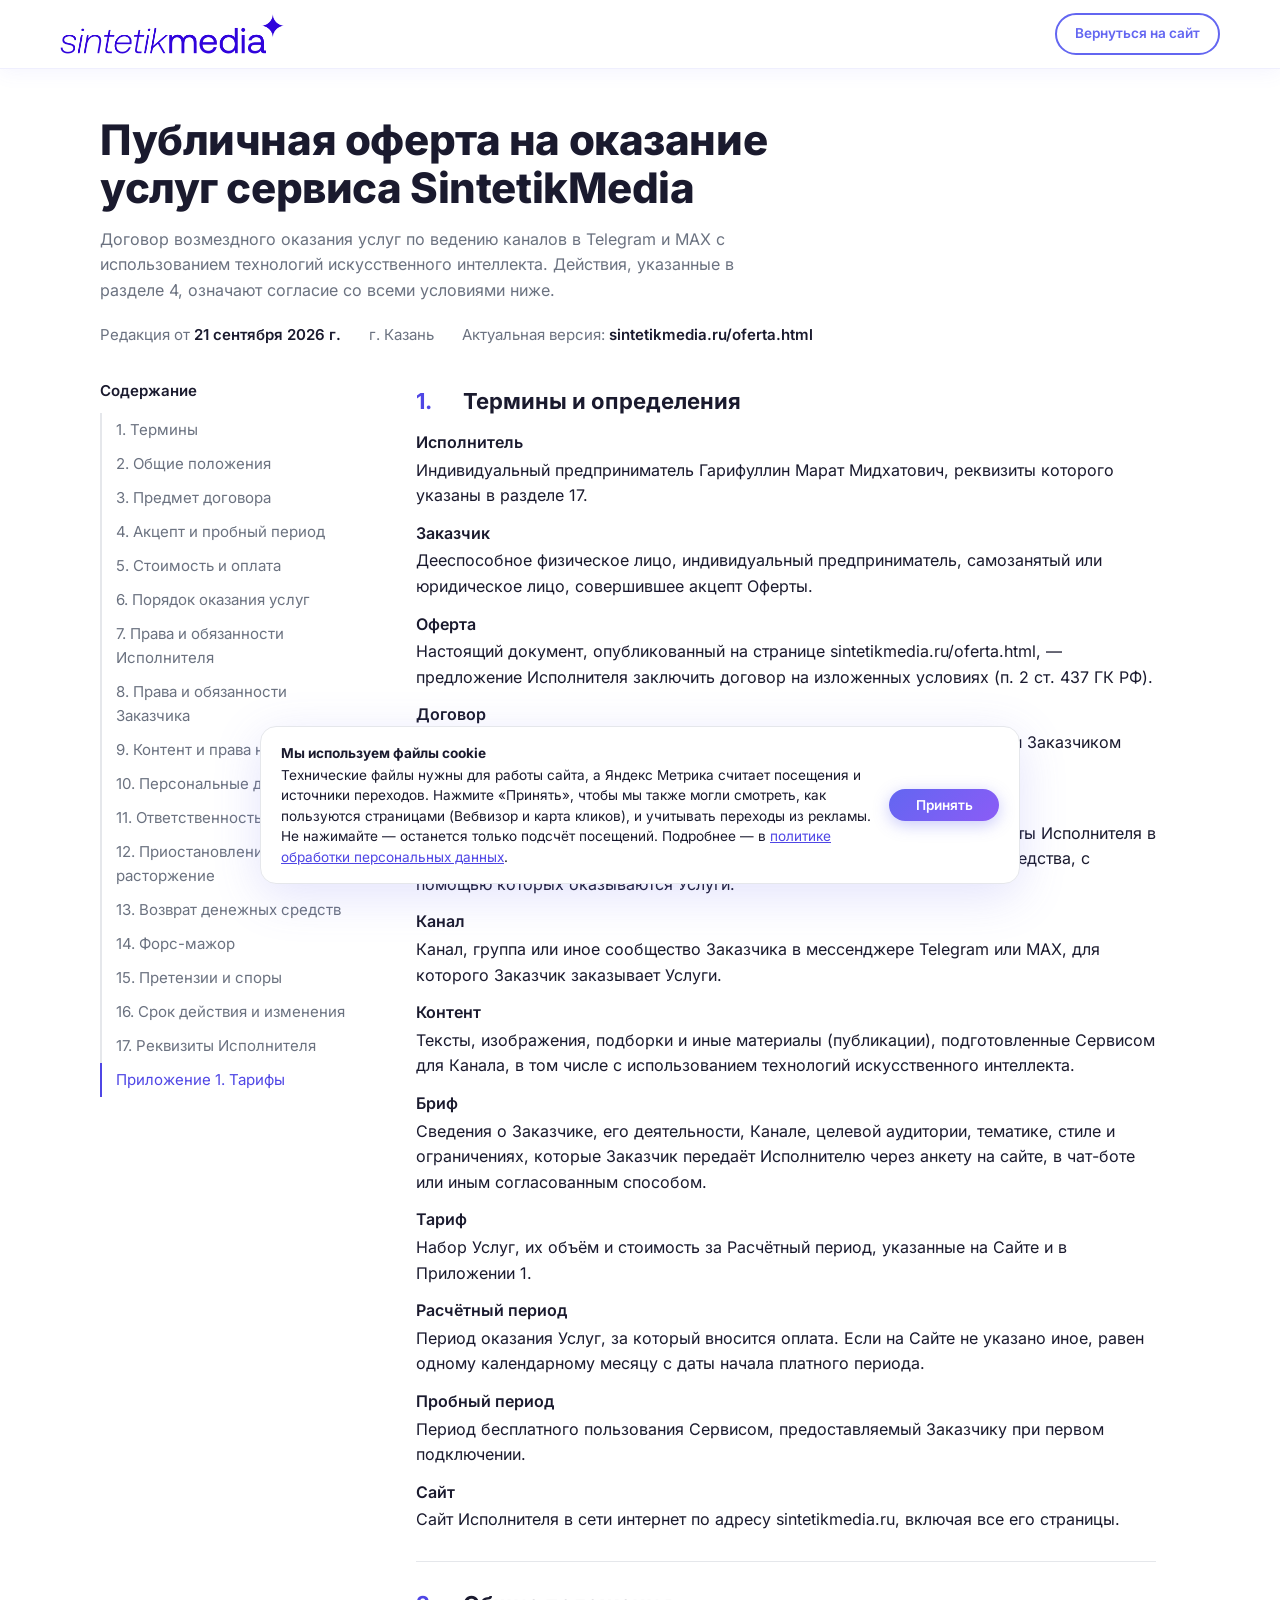
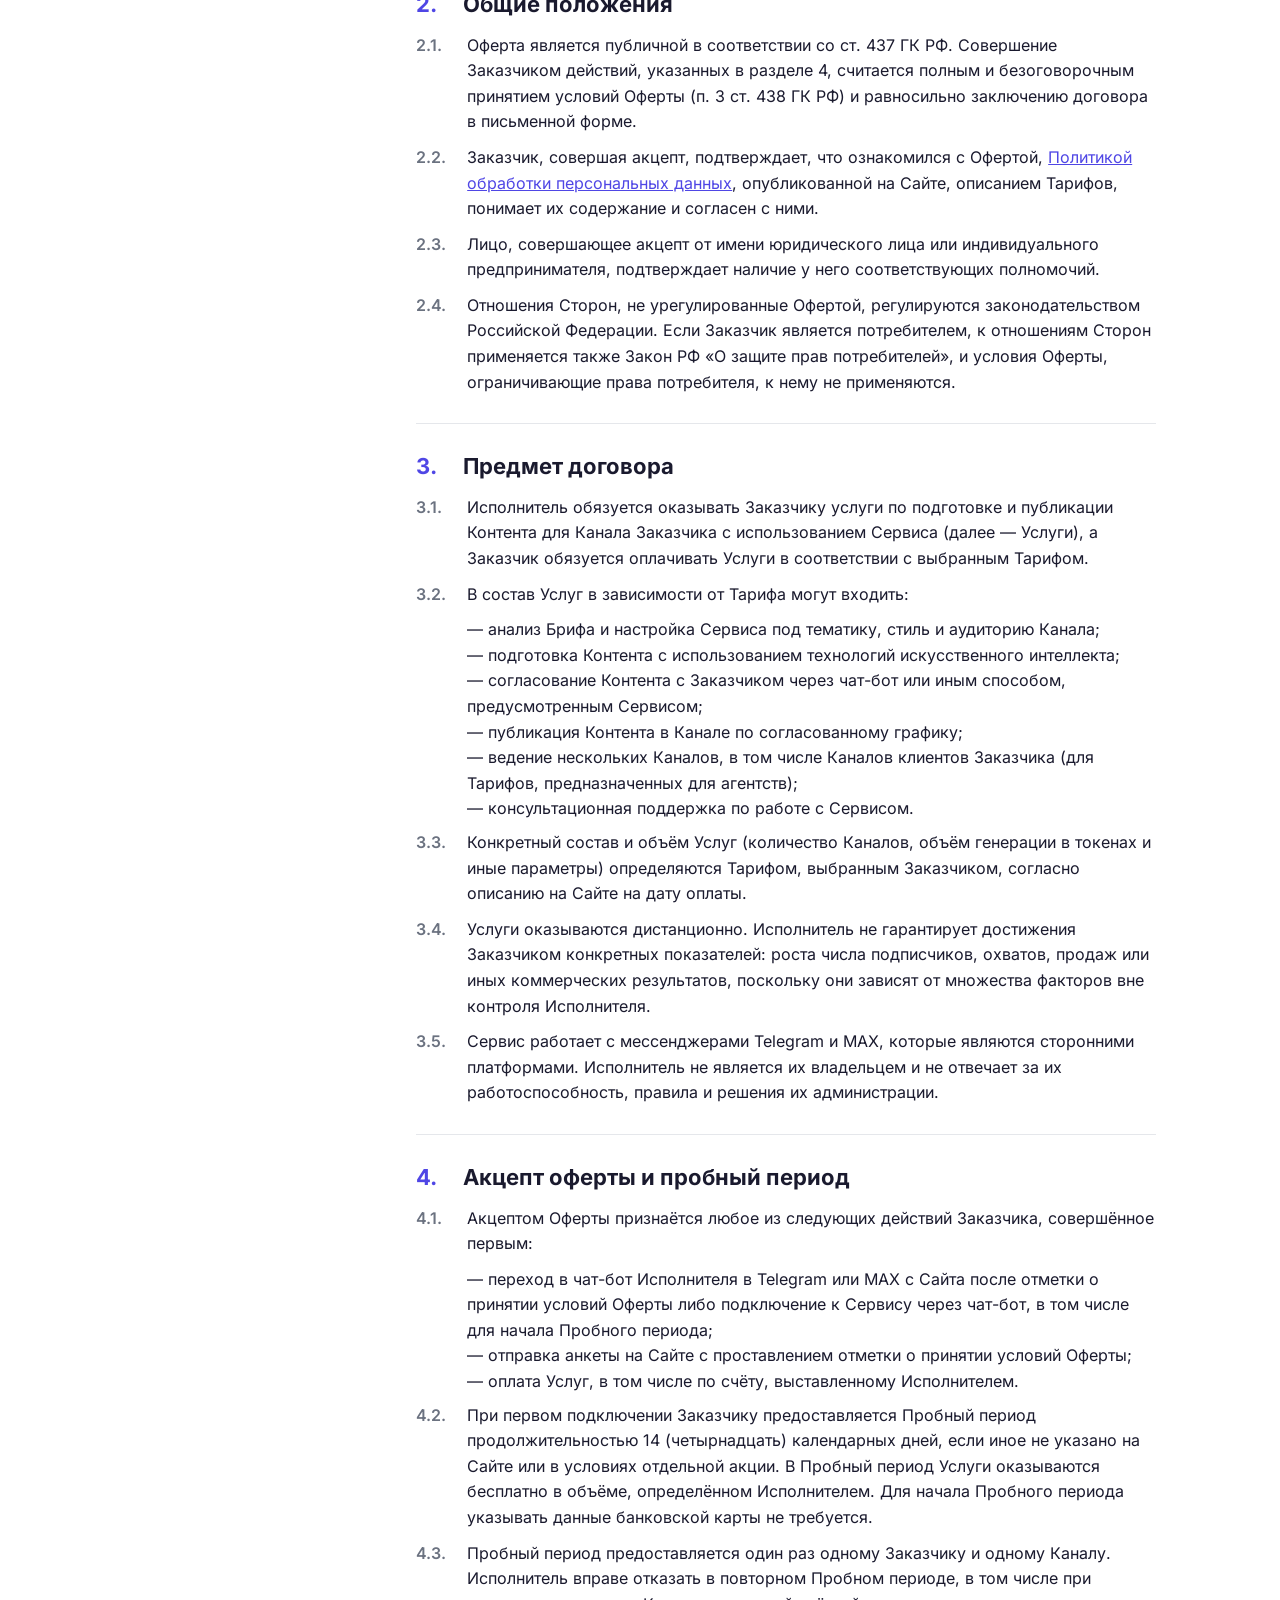
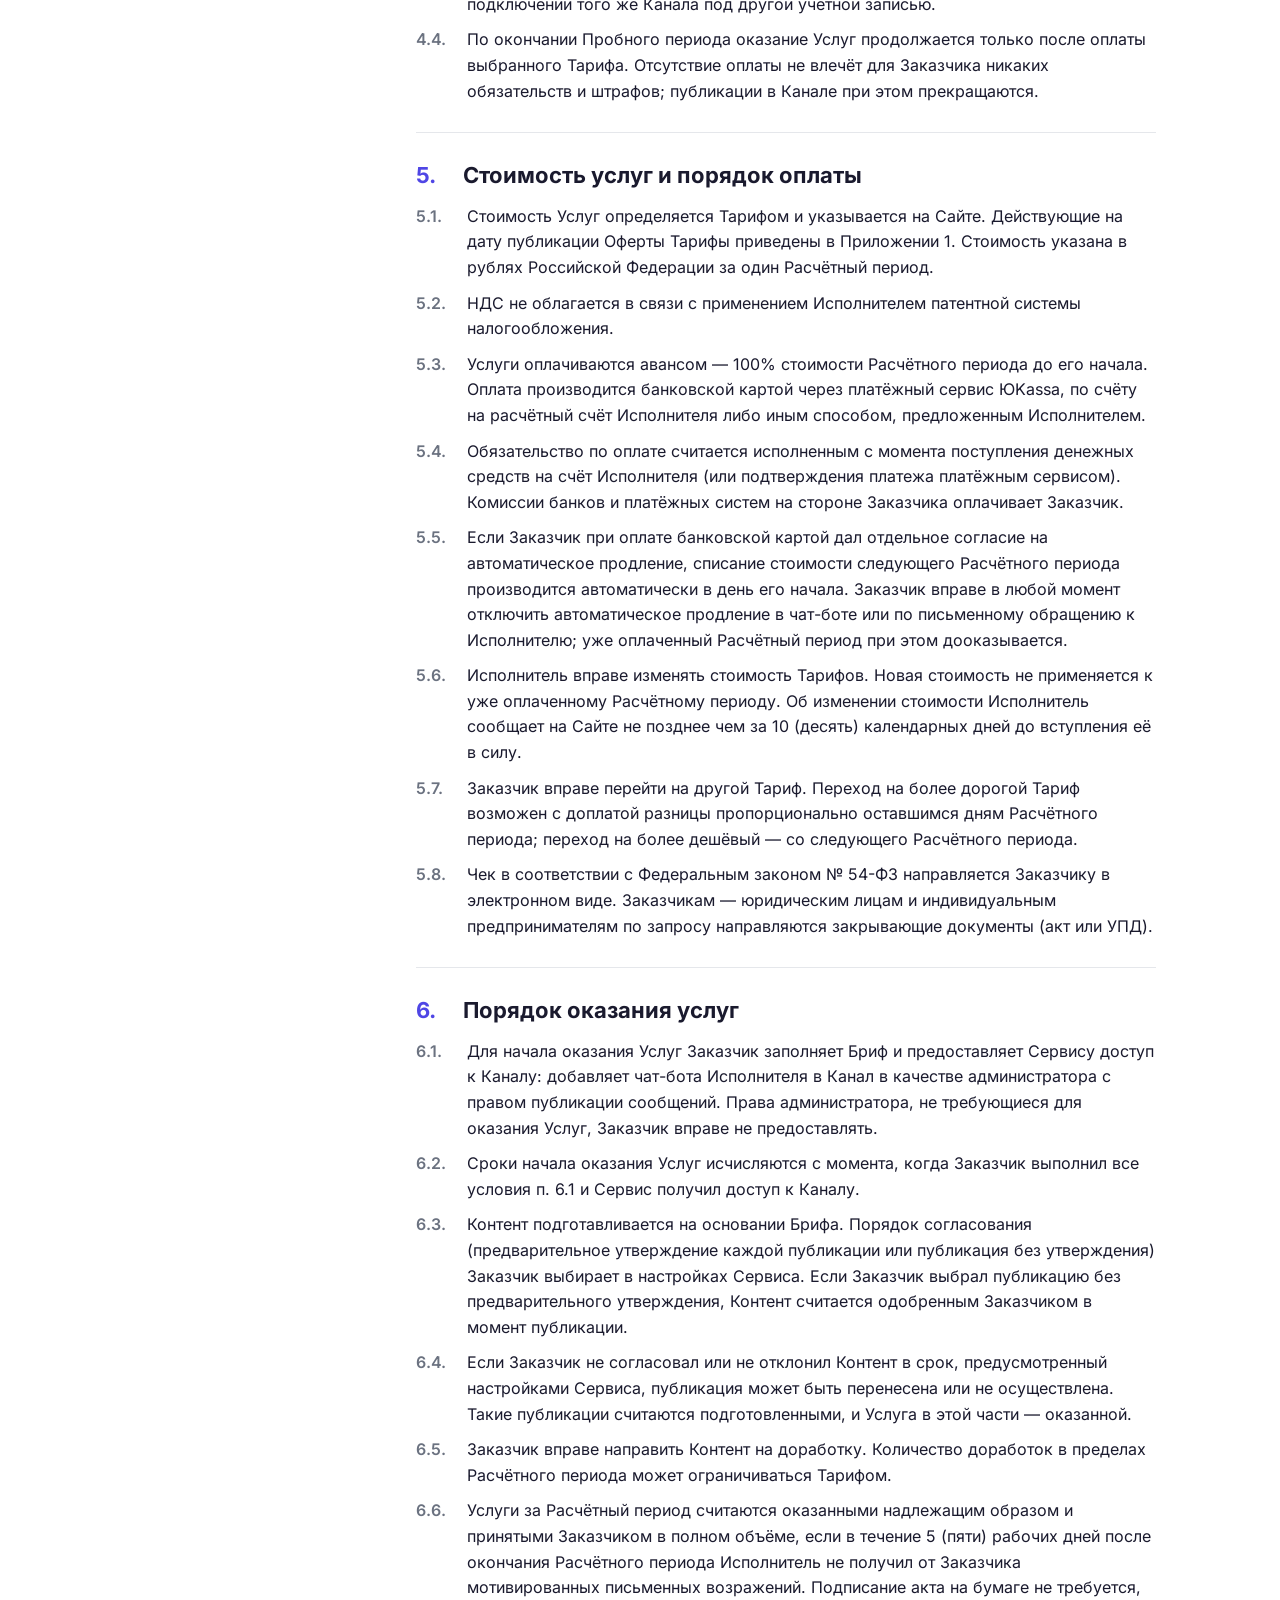
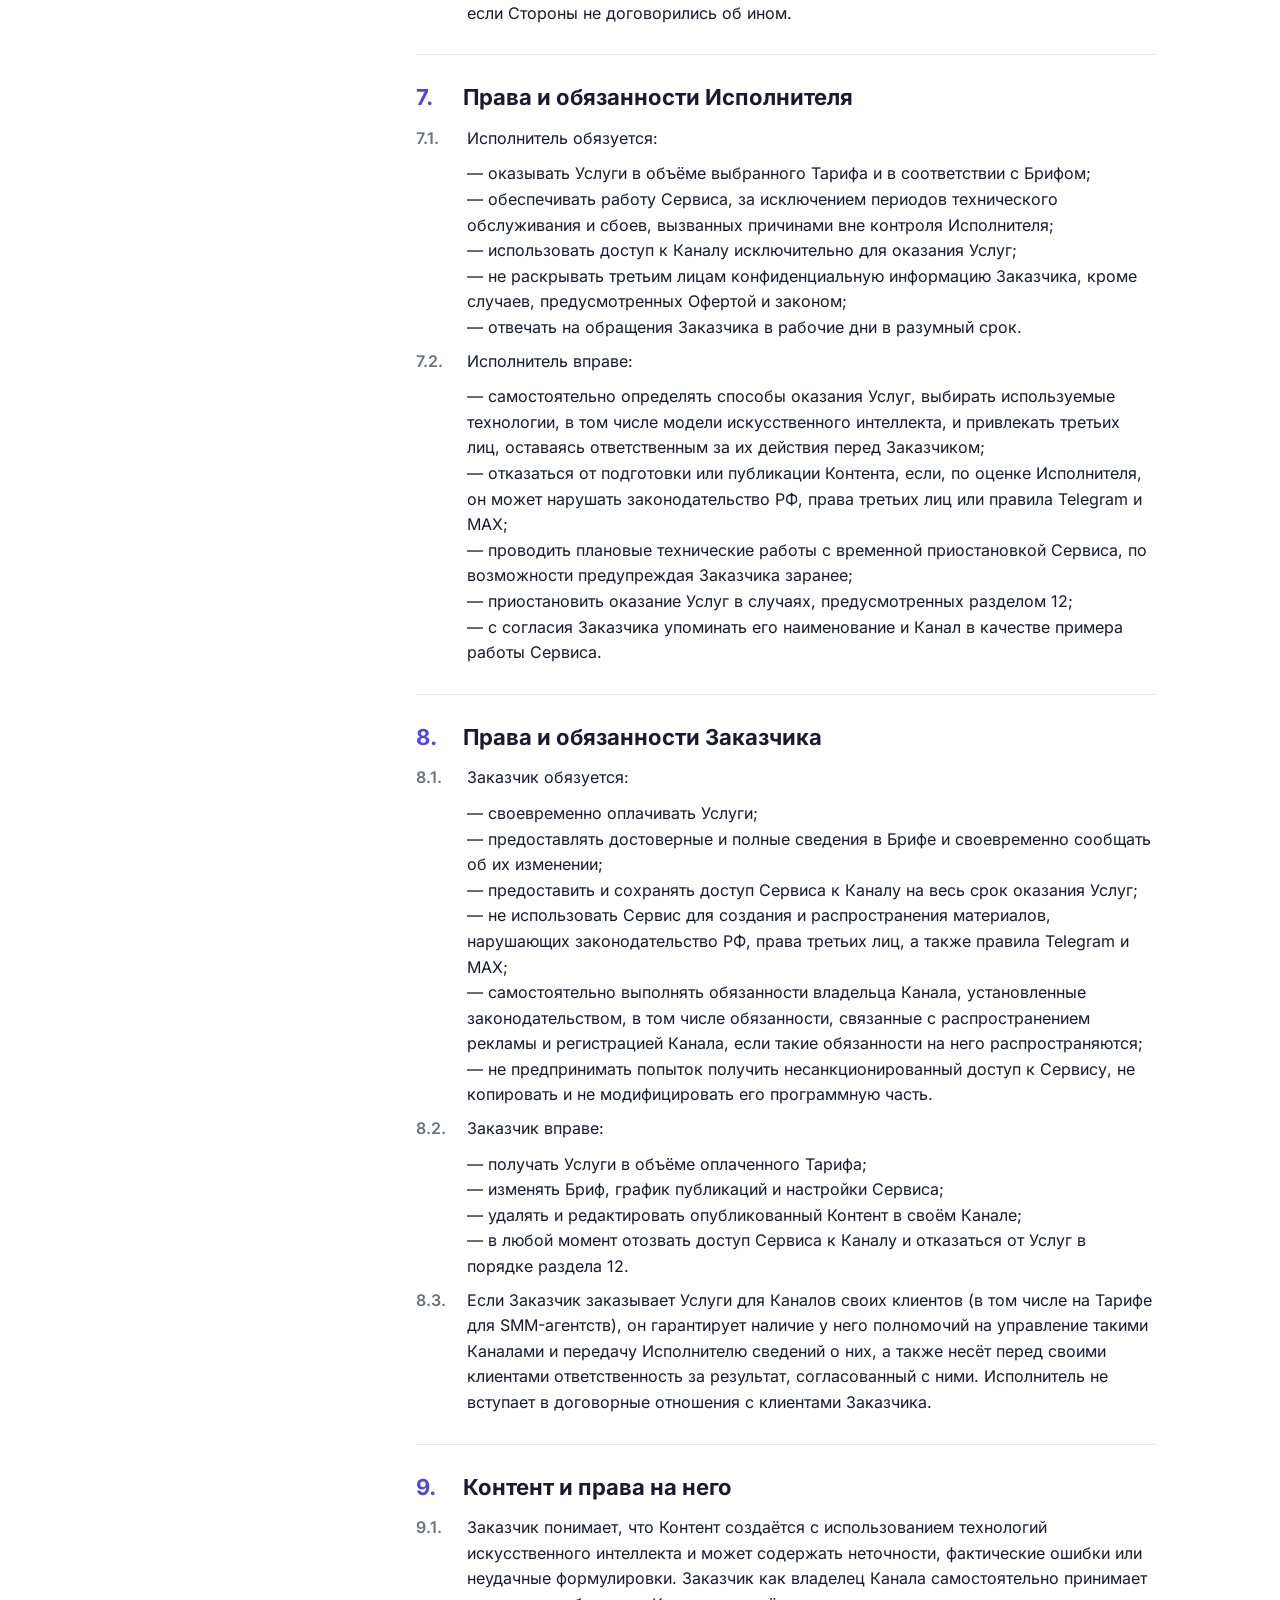
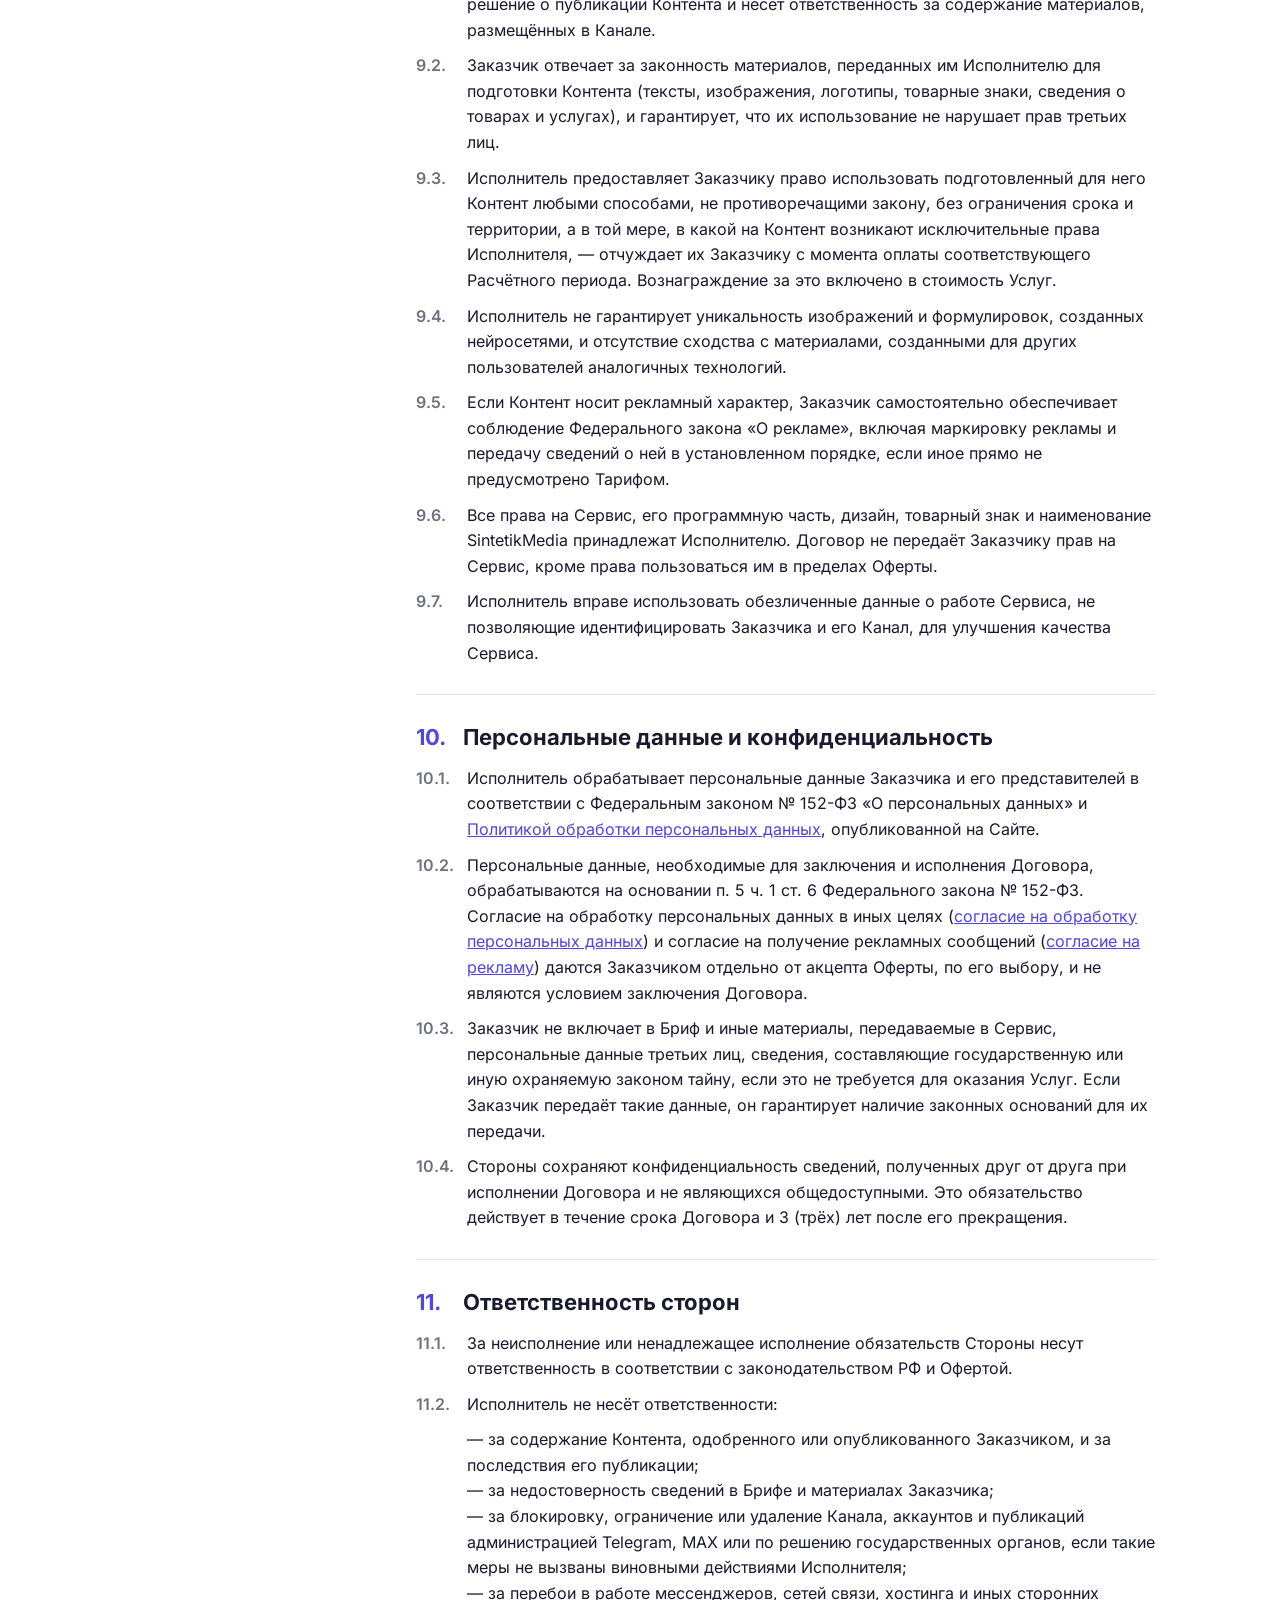
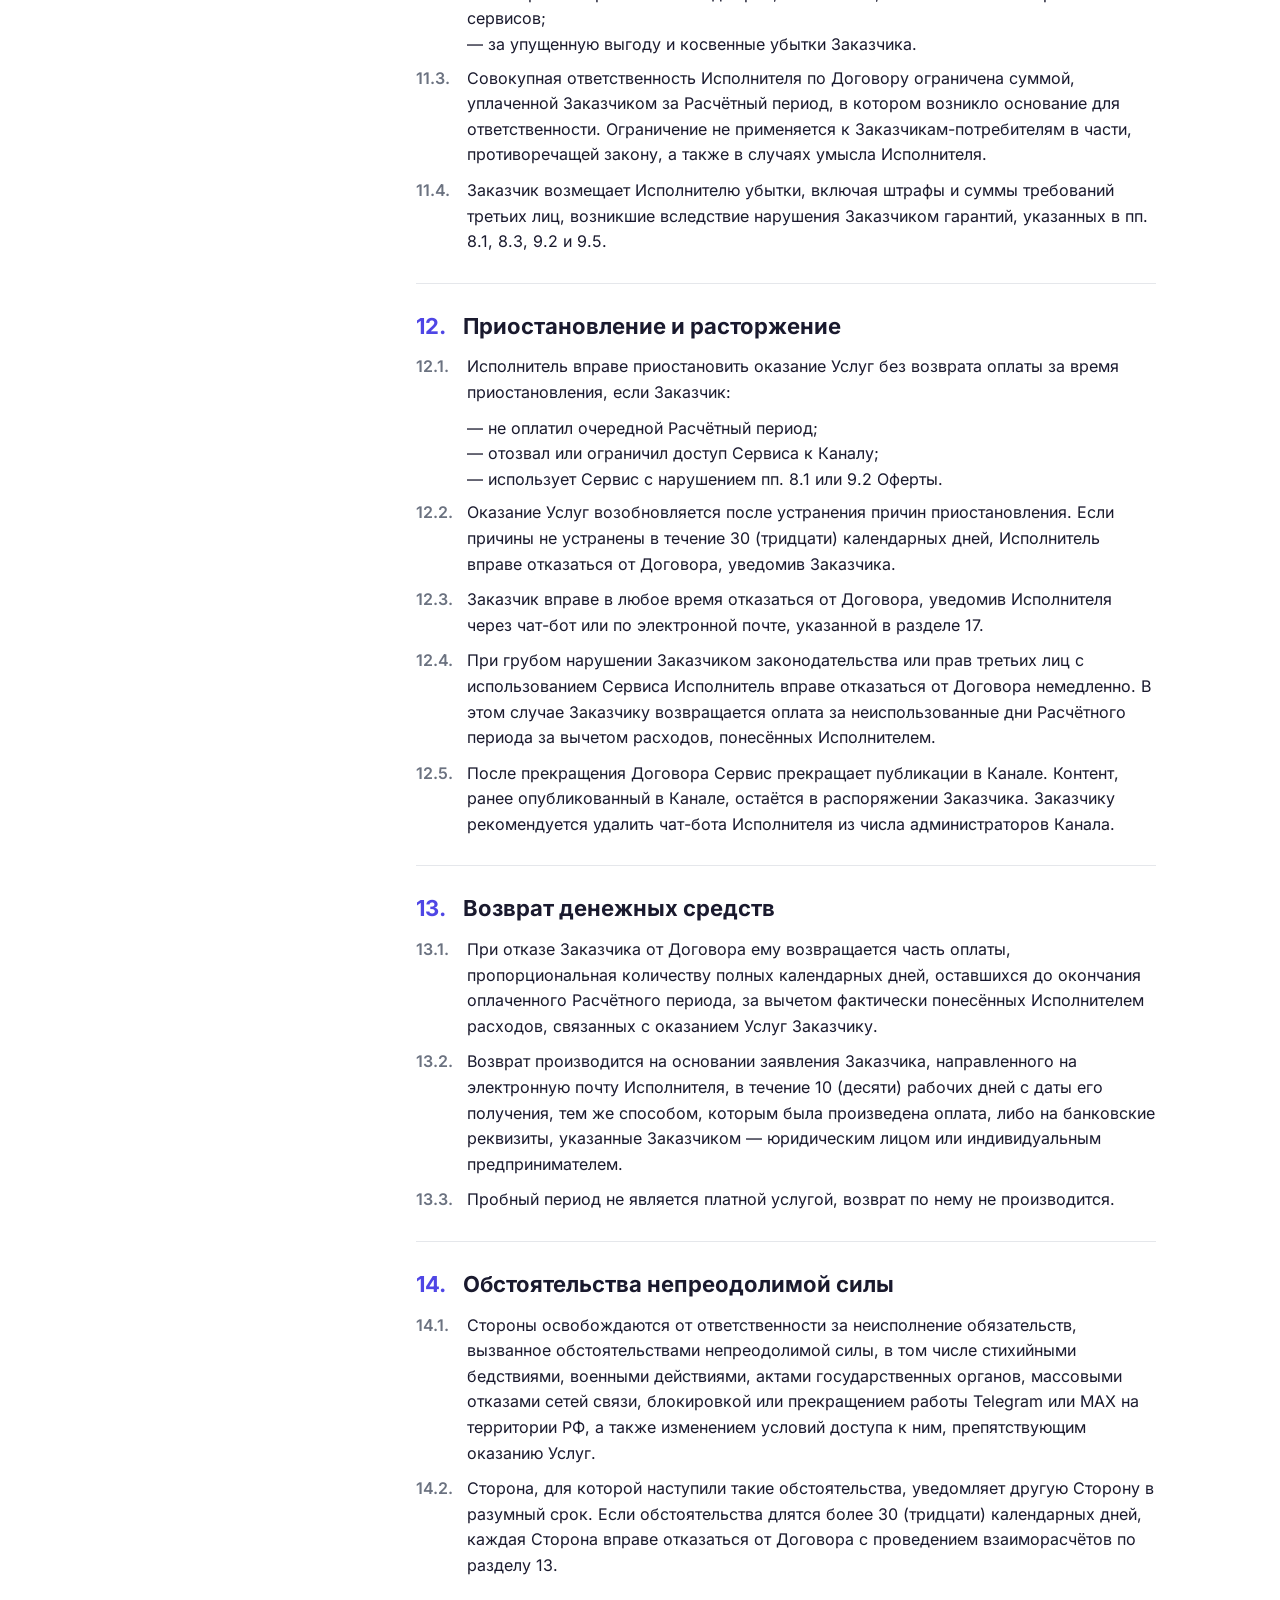
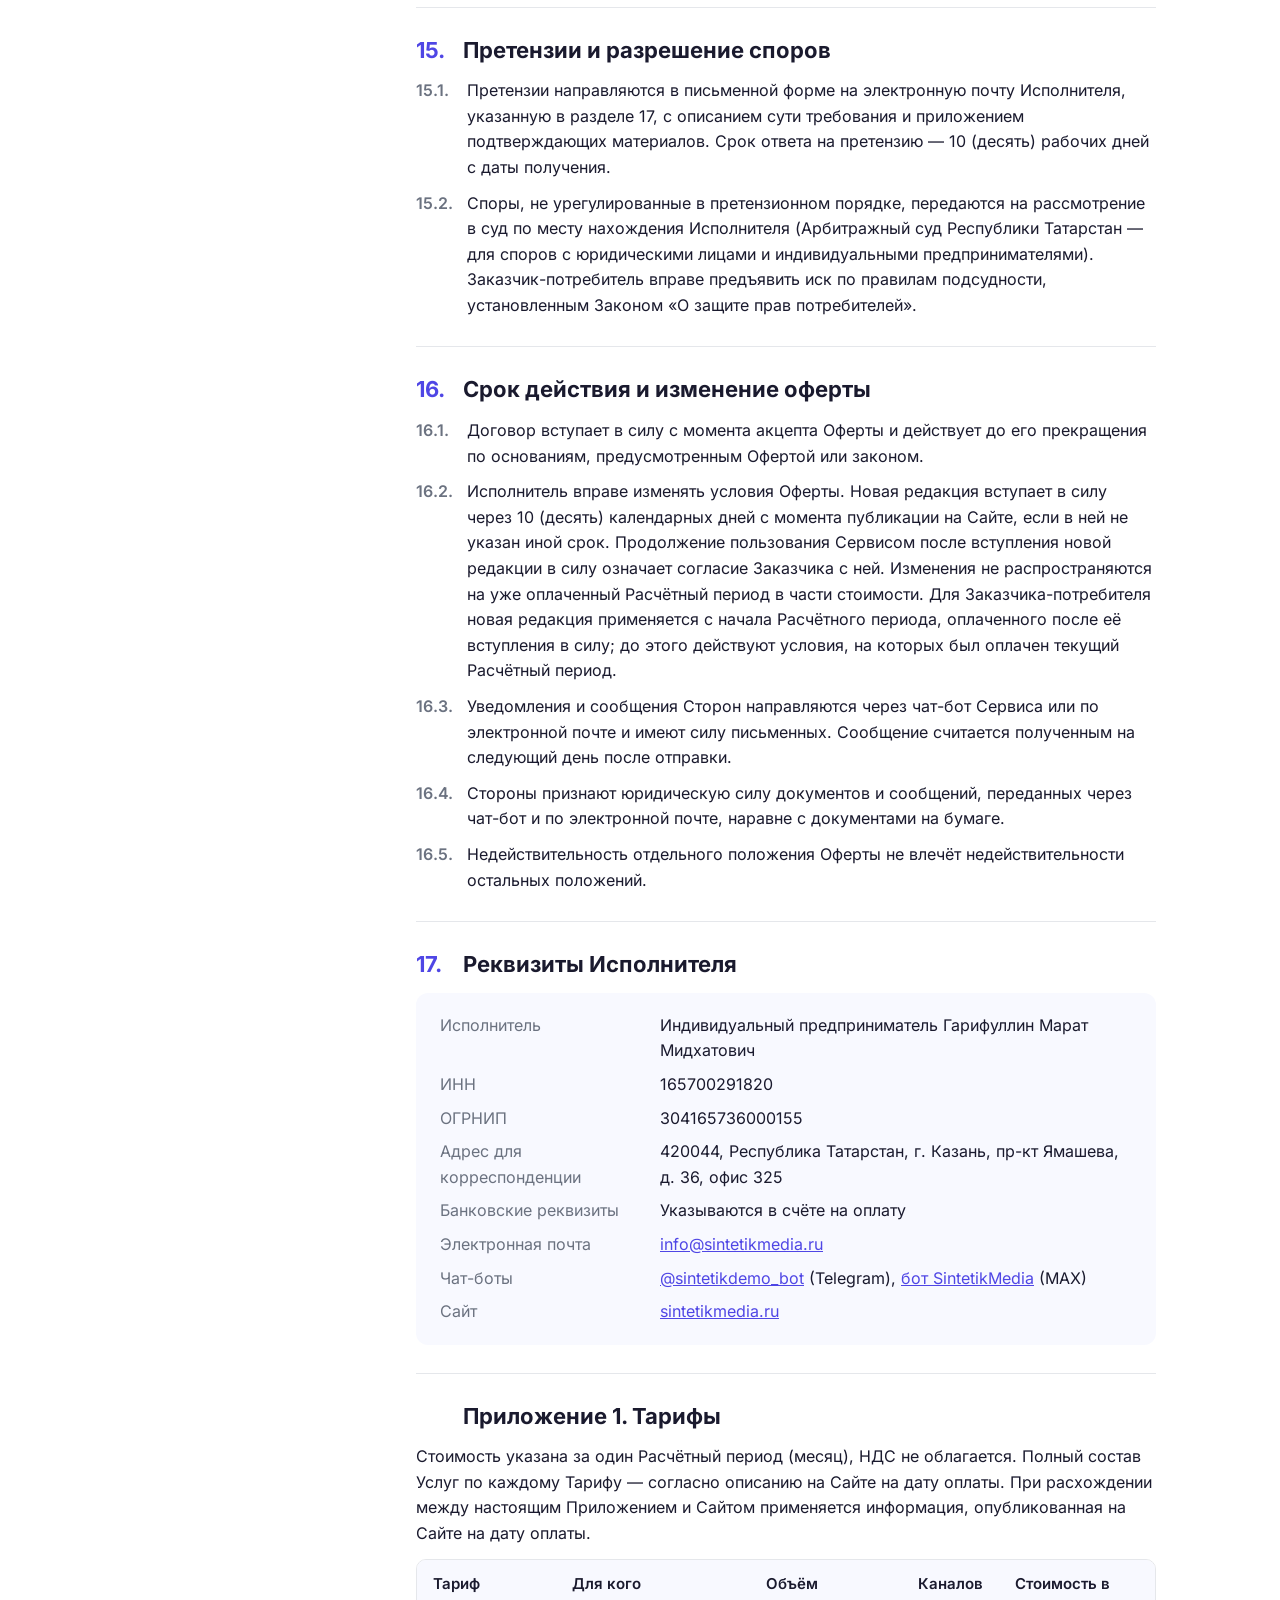
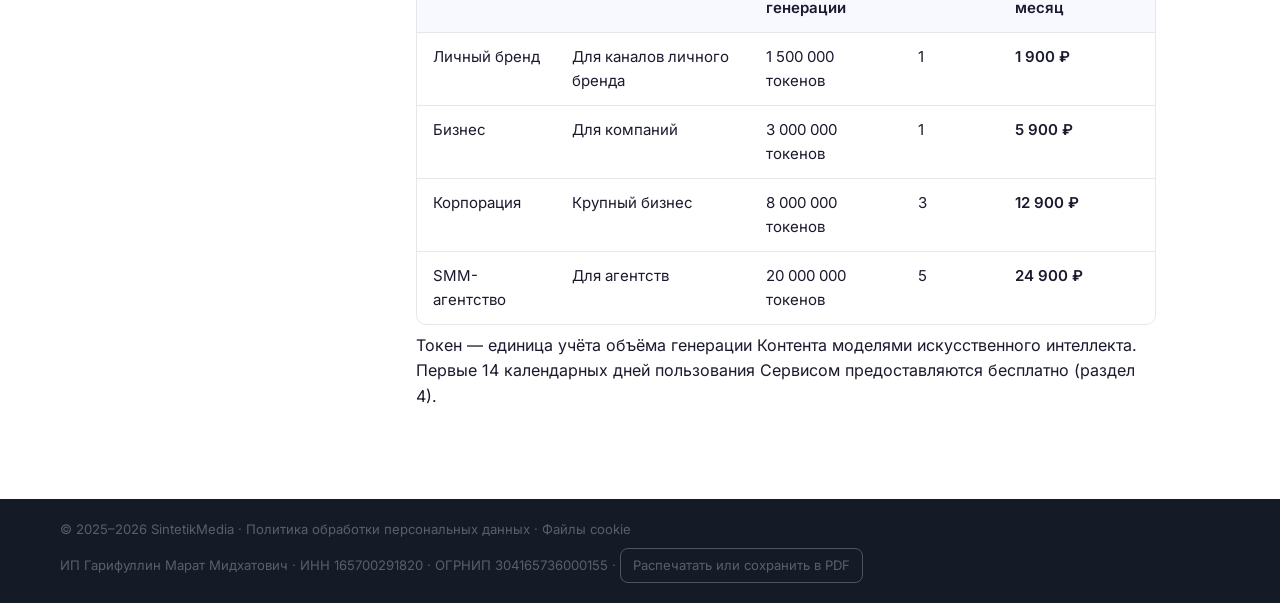
<file: oferta.html>
<!DOCTYPE html>
<html lang="ru">
<head>
<meta charset="UTF-8" />
<meta name="viewport" content="width=device-width, initial-scale=1.0" />
<title>Публичная оферта — SintetikMedia</title>
<meta name="description" content="Публичная оферта на оказание услуг сервиса SintetikMedia по ведению каналов в Telegram и MAX с помощью искусственного интеллекта." />
<link rel="stylesheet" href="css/style.css" />
<link rel="stylesheet" href="css/legal.css" />
</head>
<body class="legal-page">

<header class="site-header" id="header">
  <div class="container header-inner">
    <a href="index.html"><img src="images/logo.png" alt="SintetikMedia" style="height:40px;width:auto;display:block;" /></a>
    <div class="header-cta-group" style="margin-left:auto">
      <a href="index.html" class="btn btn-outline btn-sm">Вернуться на сайт</a>
    </div>
  </div>
</header>

<div class="legal-hero">
  <h1>Публичная оферта на оказание услуг сервиса SintetikMedia</h1>
  <p>Договор возмездного оказания услуг по ведению каналов в Telegram и MAX с использованием технологий искусственного интеллекта. Действия, указанные в разделе 4, означают согласие со всеми условиями ниже.</p>
  <div class="legal-meta">
    <div>Редакция от <b>21 сентября 2026 г.</b></div>
    <div>г. Казань</div>
    <div>Актуальная версия: <b>sintetikmedia.ru/oferta.html</b></div>
  </div>
</div>

<div class="legal-wrap">
  <nav class="legal-toc" aria-label="Содержание">
    <h2>Содержание</h2>
    <ol>
      <li><a href="#s1">1. Термины</a></li>
      <li><a href="#s2">2. Общие положения</a></li>
      <li><a href="#s3">3. Предмет договора</a></li>
      <li><a href="#s4">4. Акцепт и пробный период</a></li>
      <li><a href="#s5">5. Стоимость и оплата</a></li>
      <li><a href="#s6">6. Порядок оказания услуг</a></li>
      <li><a href="#s7">7. Права и обязанности Исполнителя</a></li>
      <li><a href="#s8">8. Права и обязанности Заказчика</a></li>
      <li><a href="#s9">9. Контент и права на него</a></li>
      <li><a href="#s10">10. Персональные данные</a></li>
      <li><a href="#s11">11. Ответственность</a></li>
      <li><a href="#s12">12. Приостановление и расторжение</a></li>
      <li><a href="#s13">13. Возврат денежных средств</a></li>
      <li><a href="#s14">14. Форс-мажор</a></li>
      <li><a href="#s15">15. Претензии и споры</a></li>
      <li><a href="#s16">16. Срок действия и изменения</a></li>
      <li><a href="#s17">17. Реквизиты Исполнителя</a></li>
      <li><a href="#app1">Приложение 1. Тарифы</a></li>
    </ol>
  </nav>

  <main class="legal-main">

    <section id="s1">
      <h2 class="s"><span class="n">1.</span>Термины и определения</h2>
      <dl class="terms">
        <dt>Исполнитель</dt>
        <dd>Индивидуальный предприниматель Гарифуллин Марат Мидхатович, реквизиты которого указаны в разделе 17.</dd>
        <dt>Заказчик</dt>
        <dd>Дееспособное физическое лицо, индивидуальный предприниматель, самозанятый или юридическое лицо, совершившее акцепт Оферты.</dd>
        <dt>Оферта</dt>
        <dd>Настоящий документ, опубликованный на странице sintetikmedia.ru/oferta.html, — предложение Исполнителя заключить договор на изложенных условиях (п. 2 ст. 437 ГК РФ).</dd>
        <dt>Договор</dt>
        <dd>Договор возмездного оказания услуг, заключённый между Исполнителем и Заказчиком путём акцепта Оферты.</dd>
        <dt>Сервис</dt>
        <dd>Программный комплекс SintetikMedia, включая сайт sintetikmedia.ru, чат-боты Исполнителя в мессенджерах Telegram и MAX, а также связанные с ними программные средства, с помощью которых оказываются Услуги.</dd>
        <dt>Канал</dt>
        <dd>Канал, группа или иное сообщество Заказчика в мессенджере Telegram или MAX, для которого Заказчик заказывает Услуги.</dd>
        <dt>Контент</dt>
        <dd>Тексты, изображения, подборки и иные материалы (публикации), подготовленные Сервисом для Канала, в том числе с использованием технологий искусственного интеллекта.</dd>
        <dt>Бриф</dt>
        <dd>Сведения о Заказчике, его деятельности, Канале, целевой аудитории, тематике, стиле и ограничениях, которые Заказчик передаёт Исполнителю через анкету на сайте, в чат-боте или иным согласованным способом.</dd>
        <dt>Тариф</dt>
        <dd>Набор Услуг, их объём и стоимость за Расчётный период, указанные на Сайте и в Приложении 1.</dd>
        <dt>Расчётный период</dt>
        <dd>Период оказания Услуг, за который вносится оплата. Если на Сайте не указано иное, равен одному календарному месяцу с даты начала платного периода.</dd>
        <dt>Пробный период</dt>
        <dd>Период бесплатного пользования Сервисом, предоставляемый Заказчику при первом подключении.</dd>
        <dt>Сайт</dt>
        <dd>Сайт Исполнителя в сети интернет по адресу sintetikmedia.ru, включая все его страницы.</dd>
      </dl>
    </section>

    <section id="s2">
      <h2 class="s"><span class="n">2.</span>Общие положения</h2>
      <p class="c"><b class="n">2.1.</b>Оферта является публичной в соответствии со ст. 437 ГК РФ. Совершение Заказчиком действий, указанных в разделе 4, считается полным и безоговорочным принятием условий Оферты (п. 3 ст. 438 ГК РФ) и равносильно заключению договора в письменной форме.</p>
      <p class="c"><b class="n">2.2.</b>Заказчик, совершая акцепт, подтверждает, что ознакомился с Офертой, <a href="policy.html">Политикой обработки персональных данных</a>, опубликованной на Сайте, описанием Тарифов, понимает их содержание и согласен с ними.</p>
      <p class="c"><b class="n">2.3.</b>Лицо, совершающее акцепт от имени юридического лица или индивидуального предпринимателя, подтверждает наличие у него соответствующих полномочий.</p>
      <p class="c"><b class="n">2.4.</b>Отношения Сторон, не урегулированные Офертой, регулируются законодательством Российской Федерации. Если Заказчик является потребителем, к отношениям Сторон применяется также Закон РФ «О защите прав потребителей», и условия Оферты, ограничивающие права потребителя, к нему не применяются.</p>
    </section>

    <section id="s3">
      <h2 class="s"><span class="n">3.</span>Предмет договора</h2>
      <p class="c"><b class="n">3.1.</b>Исполнитель обязуется оказывать Заказчику услуги по подготовке и публикации Контента для Канала Заказчика с использованием Сервиса (далее — Услуги), а Заказчик обязуется оплачивать Услуги в соответствии с выбранным Тарифом.</p>
      <p class="c"><b class="n">3.2.</b>В состав Услуг в зависимости от Тарифа могут входить:</p>
      <p class="sub">— анализ Брифа и настройка Сервиса под тематику, стиль и аудиторию Канала;<br>
      — подготовка Контента с использованием технологий искусственного интеллекта;<br>
      — согласование Контента с Заказчиком через чат-бот или иным способом, предусмотренным Сервисом;<br>
      — публикация Контента в Канале по согласованному графику;<br>
      — ведение нескольких Каналов, в том числе Каналов клиентов Заказчика (для Тарифов, предназначенных для агентств);<br>
      — консультационная поддержка по работе с Сервисом.</p>
      <p class="c"><b class="n">3.3.</b>Конкретный состав и объём Услуг (количество Каналов, объём генерации в токенах и иные параметры) определяются Тарифом, выбранным Заказчиком, согласно описанию на Сайте на дату оплаты.</p>
      <p class="c"><b class="n">3.4.</b>Услуги оказываются дистанционно. Исполнитель не гарантирует достижения Заказчиком конкретных показателей: роста числа подписчиков, охватов, продаж или иных коммерческих результатов, поскольку они зависят от множества факторов вне контроля Исполнителя.</p>
      <p class="c"><b class="n">3.5.</b>Сервис работает с мессенджерами Telegram и MAX, которые являются сторонними платформами. Исполнитель не является их владельцем и не отвечает за их работоспособность, правила и решения их администрации.</p>
    </section>

    <section id="s4">
      <h2 class="s"><span class="n">4.</span>Акцепт оферты и пробный период</h2>
      <p class="c"><b class="n">4.1.</b>Акцептом Оферты признаётся любое из следующих действий Заказчика, совершённое первым:</p>
      <p class="sub">— переход в чат-бот Исполнителя в Telegram или MAX с Сайта после отметки о принятии условий Оферты либо подключение к Сервису через чат-бот, в том числе для начала Пробного периода;<br>
      — отправка анкеты на Сайте с проставлением отметки о принятии условий Оферты;<br>
      — оплата Услуг, в том числе по счёту, выставленному Исполнителем.</p>
      <p class="c"><b class="n">4.2.</b>При первом подключении Заказчику предоставляется Пробный период продолжительностью 14 (четырнадцать) календарных дней, если иное не указано на Сайте или в условиях отдельной акции. В Пробный период Услуги оказываются бесплатно в объёме, определённом Исполнителем. Для начала Пробного периода указывать данные банковской карты не требуется.</p>
      <p class="c"><b class="n">4.3.</b>Пробный период предоставляется один раз одному Заказчику и одному Каналу. Исполнитель вправе отказать в повторном Пробном периоде, в том числе при подключении того же Канала под другой учётной записью.</p>
      <p class="c"><b class="n">4.4.</b>По окончании Пробного периода оказание Услуг продолжается только после оплаты выбранного Тарифа. Отсутствие оплаты не влечёт для Заказчика никаких обязательств и штрафов; публикации в Канале при этом прекращаются.</p>
    </section>

    <section id="s5">
      <h2 class="s"><span class="n">5.</span>Стоимость услуг и порядок оплаты</h2>
      <p class="c"><b class="n">5.1.</b>Стоимость Услуг определяется Тарифом и указывается на Сайте. Действующие на дату публикации Оферты Тарифы приведены в Приложении 1. Стоимость указана в рублях Российской Федерации за один Расчётный период.</p>
      <p class="c"><b class="n">5.2.</b>НДС не облагается в связи с применением Исполнителем патентной системы налогообложения.</p>
      <p class="c"><b class="n">5.3.</b>Услуги оплачиваются авансом — 100% стоимости Расчётного периода до его начала. Оплата производится банковской картой через платёжный сервис ЮKassa, по счёту на расчётный счёт Исполнителя либо иным способом, предложенным Исполнителем.</p>
      <p class="c"><b class="n">5.4.</b>Обязательство по оплате считается исполненным с момента поступления денежных средств на счёт Исполнителя (или подтверждения платежа платёжным сервисом). Комиссии банков и платёжных систем на стороне Заказчика оплачивает Заказчик.</p>
      <p class="c"><b class="n">5.5.</b>Если Заказчик при оплате банковской картой дал отдельное согласие на автоматическое продление, списание стоимости следующего Расчётного периода производится автоматически в день его начала. Заказчик вправе в любой момент отключить автоматическое продление в чат-боте или по письменному обращению к Исполнителю; уже оплаченный Расчётный период при этом дооказывается.</p>
      <p class="c"><b class="n">5.6.</b>Исполнитель вправе изменять стоимость Тарифов. Новая стоимость не применяется к уже оплаченному Расчётному периоду. Об изменении стоимости Исполнитель сообщает на Сайте не позднее чем за 10 (десять) календарных дней до вступления её в силу.</p>
      <p class="c"><b class="n">5.7.</b>Заказчик вправе перейти на другой Тариф. Переход на более дорогой Тариф возможен с доплатой разницы пропорционально оставшимся дням Расчётного периода; переход на более дешёвый — со следующего Расчётного периода.</p>
      <p class="c"><b class="n">5.8.</b>Чек в соответствии с Федеральным законом № 54-ФЗ направляется Заказчику в электронном виде. Заказчикам — юридическим лицам и индивидуальным предпринимателям по запросу направляются закрывающие документы (акт или УПД).</p>
    </section>

    <section id="s6">
      <h2 class="s"><span class="n">6.</span>Порядок оказания услуг</h2>
      <p class="c"><b class="n">6.1.</b>Для начала оказания Услуг Заказчик заполняет Бриф и предоставляет Сервису доступ к Каналу: добавляет чат-бота Исполнителя в Канал в качестве администратора с правом публикации сообщений. Права администратора, не требующиеся для оказания Услуг, Заказчик вправе не предоставлять.</p>
      <p class="c"><b class="n">6.2.</b>Сроки начала оказания Услуг исчисляются с момента, когда Заказчик выполнил все условия п. 6.1 и Сервис получил доступ к Каналу.</p>
      <p class="c"><b class="n">6.3.</b>Контент подготавливается на основании Брифа. Порядок согласования (предварительное утверждение каждой публикации или публикация без утверждения) Заказчик выбирает в настройках Сервиса. Если Заказчик выбрал публикацию без предварительного утверждения, Контент считается одобренным Заказчиком в момент публикации.</p>
      <p class="c"><b class="n">6.4.</b>Если Заказчик не согласовал или не отклонил Контент в срок, предусмотренный настройками Сервиса, публикация может быть перенесена или не осуществлена. Такие публикации считаются подготовленными, и Услуга в этой части — оказанной.</p>
      <p class="c"><b class="n">6.5.</b>Заказчик вправе направить Контент на доработку. Количество доработок в пределах Расчётного периода может ограничиваться Тарифом.</p>
      <p class="c"><b class="n">6.6.</b>Услуги за Расчётный период считаются оказанными надлежащим образом и принятыми Заказчиком в полном объёме, если в течение 5 (пяти) рабочих дней после окончания Расчётного периода Исполнитель не получил от Заказчика мотивированных письменных возражений. Подписание акта на бумаге не требуется, если Стороны не договорились об ином.</p>
    </section>

    <section id="s7">
      <h2 class="s"><span class="n">7.</span>Права и обязанности Исполнителя</h2>
      <p class="c"><b class="n">7.1.</b>Исполнитель обязуется:</p>
      <p class="sub">— оказывать Услуги в объёме выбранного Тарифа и в соответствии с Брифом;<br>
      — обеспечивать работу Сервиса, за исключением периодов технического обслуживания и сбоев, вызванных причинами вне контроля Исполнителя;<br>
      — использовать доступ к Каналу исключительно для оказания Услуг;<br>
      — не раскрывать третьим лицам конфиденциальную информацию Заказчика, кроме случаев, предусмотренных Офертой и законом;<br>
      — отвечать на обращения Заказчика в рабочие дни в разумный срок.</p>
      <p class="c"><b class="n">7.2.</b>Исполнитель вправе:</p>
      <p class="sub">— самостоятельно определять способы оказания Услуг, выбирать используемые технологии, в том числе модели искусственного интеллекта, и привлекать третьих лиц, оставаясь ответственным за их действия перед Заказчиком;<br>
      — отказаться от подготовки или публикации Контента, если, по оценке Исполнителя, он может нарушать законодательство РФ, права третьих лиц или правила Telegram и MAX;<br>
      — проводить плановые технические работы с временной приостановкой Сервиса, по возможности предупреждая Заказчика заранее;<br>
      — приостановить оказание Услуг в случаях, предусмотренных разделом 12;<br>
      — с согласия Заказчика упоминать его наименование и Канал в качестве примера работы Сервиса.</p>
    </section>

    <section id="s8">
      <h2 class="s"><span class="n">8.</span>Права и обязанности Заказчика</h2>
      <p class="c"><b class="n">8.1.</b>Заказчик обязуется:</p>
      <p class="sub">— своевременно оплачивать Услуги;<br>
      — предоставлять достоверные и полные сведения в Брифе и своевременно сообщать об их изменении;<br>
      — предоставить и сохранять доступ Сервиса к Каналу на весь срок оказания Услуг;<br>
      — не использовать Сервис для создания и распространения материалов, нарушающих законодательство РФ, права третьих лиц, а также правила Telegram и MAX;<br>
      — самостоятельно выполнять обязанности владельца Канала, установленные законодательством, в том числе обязанности, связанные с распространением рекламы и регистрацией Канала, если такие обязанности на него распространяются;<br>
      — не предпринимать попыток получить несанкционированный доступ к Сервису, не копировать и не модифицировать его программную часть.</p>
      <p class="c"><b class="n">8.2.</b>Заказчик вправе:</p>
      <p class="sub">— получать Услуги в объёме оплаченного Тарифа;<br>
      — изменять Бриф, график публикаций и настройки Сервиса;<br>
      — удалять и редактировать опубликованный Контент в своём Канале;<br>
      — в любой момент отозвать доступ Сервиса к Каналу и отказаться от Услуг в порядке раздела 12.</p>
      <p class="c"><b class="n">8.3.</b>Если Заказчик заказывает Услуги для Каналов своих клиентов (в том числе на Тарифе для SMM-агентств), он гарантирует наличие у него полномочий на управление такими Каналами и передачу Исполнителю сведений о них, а также несёт перед своими клиентами ответственность за результат, согласованный с ними. Исполнитель не вступает в договорные отношения с клиентами Заказчика.</p>
    </section>

    <section id="s9">
      <h2 class="s"><span class="n">9.</span>Контент и права на него</h2>
      <p class="c"><b class="n">9.1.</b>Заказчик понимает, что Контент создаётся с использованием технологий искусственного интеллекта и может содержать неточности, фактические ошибки или неудачные формулировки. Заказчик как владелец Канала самостоятельно принимает решение о публикации Контента и несёт ответственность за содержание материалов, размещённых в Канале.</p>
      <p class="c"><b class="n">9.2.</b>Заказчик отвечает за законность материалов, переданных им Исполнителю для подготовки Контента (тексты, изображения, логотипы, товарные знаки, сведения о товарах и услугах), и гарантирует, что их использование не нарушает прав третьих лиц.</p>
      <p class="c"><b class="n">9.3.</b>Исполнитель предоставляет Заказчику право использовать подготовленный для него Контент любыми способами, не противоречащими закону, без ограничения срока и территории, а в той мере, в какой на Контент возникают исключительные права Исполнителя, — отчуждает их Заказчику с момента оплаты соответствующего Расчётного периода. Вознаграждение за это включено в стоимость Услуг.</p>
      <p class="c"><b class="n">9.4.</b>Исполнитель не гарантирует уникальность изображений и формулировок, созданных нейросетями, и отсутствие сходства с материалами, созданными для других пользователей аналогичных технологий.</p>
      <p class="c"><b class="n">9.5.</b>Если Контент носит рекламный характер, Заказчик самостоятельно обеспечивает соблюдение Федерального закона «О рекламе», включая маркировку рекламы и передачу сведений о ней в установленном порядке, если иное прямо не предусмотрено Тарифом.</p>
      <p class="c"><b class="n">9.6.</b>Все права на Сервис, его программную часть, дизайн, товарный знак и наименование SintetikMedia принадлежат Исполнителю. Договор не передаёт Заказчику прав на Сервис, кроме права пользоваться им в пределах Оферты.</p>
      <p class="c"><b class="n">9.7.</b>Исполнитель вправе использовать обезличенные данные о работе Сервиса, не позволяющие идентифицировать Заказчика и его Канал, для улучшения качества Сервиса.</p>
    </section>

    <section id="s10">
      <h2 class="s"><span class="n">10.</span>Персональные данные и конфиденциальность</h2>
      <p class="c"><b class="n">10.1.</b>Исполнитель обрабатывает персональные данные Заказчика и его представителей в соответствии с Федеральным законом № 152-ФЗ «О персональных данных» и <a href="policy.html">Политикой обработки персональных данных</a>, опубликованной на Сайте.</p>
      <p class="c"><b class="n">10.2.</b>Персональные данные, необходимые для заключения и исполнения Договора, обрабатываются на основании п. 5 ч. 1 ст. 6 Федерального закона № 152-ФЗ. Согласие на обработку персональных данных в иных целях (<a href="consent.html">согласие на обработку персональных данных</a>) и согласие на получение рекламных сообщений (<a href="consent-ads.html">согласие на рекламу</a>) даются Заказчиком отдельно от акцепта Оферты, по его выбору, и не являются условием заключения Договора.</p>
      <p class="c"><b class="n">10.3.</b>Заказчик не включает в Бриф и иные материалы, передаваемые в Сервис, персональные данные третьих лиц, сведения, составляющие государственную или иную охраняемую законом тайну, если это не требуется для оказания Услуг. Если Заказчик передаёт такие данные, он гарантирует наличие законных оснований для их передачи.</p>
      <p class="c"><b class="n">10.4.</b>Стороны сохраняют конфиденциальность сведений, полученных друг от друга при исполнении Договора и не являющихся общедоступными. Это обязательство действует в течение срока Договора и 3 (трёх) лет после его прекращения.</p>
    </section>

    <section id="s11">
      <h2 class="s"><span class="n">11.</span>Ответственность сторон</h2>
      <p class="c"><b class="n">11.1.</b>За неисполнение или ненадлежащее исполнение обязательств Стороны несут ответственность в соответствии с законодательством РФ и Офертой.</p>
      <p class="c"><b class="n">11.2.</b>Исполнитель не несёт ответственности:</p>
      <p class="sub">— за содержание Контента, одобренного или опубликованного Заказчиком, и за последствия его публикации;<br>
      — за недостоверность сведений в Брифе и материалах Заказчика;<br>
      — за блокировку, ограничение или удаление Канала, аккаунтов и публикаций администрацией Telegram, MAX или по решению государственных органов, если такие меры не вызваны виновными действиями Исполнителя;<br>
      — за перебои в работе мессенджеров, сетей связи, хостинга и иных сторонних сервисов;<br>
      — за упущенную выгоду и косвенные убытки Заказчика.</p>
      <p class="c"><b class="n">11.3.</b>Совокупная ответственность Исполнителя по Договору ограничена суммой, уплаченной Заказчиком за Расчётный период, в котором возникло основание для ответственности. Ограничение не применяется к Заказчикам-потребителям в части, противоречащей закону, а также в случаях умысла Исполнителя.</p>
      <p class="c"><b class="n">11.4.</b>Заказчик возмещает Исполнителю убытки, включая штрафы и суммы требований третьих лиц, возникшие вследствие нарушения Заказчиком гарантий, указанных в пп. 8.1, 8.3, 9.2 и 9.5.</p>
    </section>

    <section id="s12">
      <h2 class="s"><span class="n">12.</span>Приостановление и расторжение</h2>
      <p class="c"><b class="n">12.1.</b>Исполнитель вправе приостановить оказание Услуг без возврата оплаты за время приостановления, если Заказчик:</p>
      <p class="sub">— не оплатил очередной Расчётный период;<br>
      — отозвал или ограничил доступ Сервиса к Каналу;<br>
      — использует Сервис с нарушением пп. 8.1 или 9.2 Оферты.</p>
      <p class="c"><b class="n">12.2.</b>Оказание Услуг возобновляется после устранения причин приостановления. Если причины не устранены в течение 30 (тридцати) календарных дней, Исполнитель вправе отказаться от Договора, уведомив Заказчика.</p>
      <p class="c"><b class="n">12.3.</b>Заказчик вправе в любое время отказаться от Договора, уведомив Исполнителя через чат-бот или по электронной почте, указанной в разделе 17.</p>
      <p class="c"><b class="n">12.4.</b>При грубом нарушении Заказчиком законодательства или прав третьих лиц с использованием Сервиса Исполнитель вправе отказаться от Договора немедленно. В этом случае Заказчику возвращается оплата за неиспользованные дни Расчётного периода за вычетом расходов, понесённых Исполнителем.</p>
      <p class="c"><b class="n">12.5.</b>После прекращения Договора Сервис прекращает публикации в Канале. Контент, ранее опубликованный в Канале, остаётся в распоряжении Заказчика. Заказчику рекомендуется удалить чат-бота Исполнителя из числа администраторов Канала.</p>
    </section>

    <section id="s13">
      <h2 class="s"><span class="n">13.</span>Возврат денежных средств</h2>
      <p class="c"><b class="n">13.1.</b>При отказе Заказчика от Договора ему возвращается часть оплаты, пропорциональная количеству полных календарных дней, оставшихся до окончания оплаченного Расчётного периода, за вычетом фактически понесённых Исполнителем расходов, связанных с оказанием Услуг Заказчику.</p>
      <p class="c"><b class="n">13.2.</b>Возврат производится на основании заявления Заказчика, направленного на электронную почту Исполнителя, в течение 10 (десяти) рабочих дней с даты его получения, тем же способом, которым была произведена оплата, либо на банковские реквизиты, указанные Заказчиком — юридическим лицом или индивидуальным предпринимателем.</p>
      <p class="c"><b class="n">13.3.</b>Пробный период не является платной услугой, возврат по нему не производится.</p>
    </section>

    <section id="s14">
      <h2 class="s"><span class="n">14.</span>Обстоятельства непреодолимой силы</h2>
      <p class="c"><b class="n">14.1.</b>Стороны освобождаются от ответственности за неисполнение обязательств, вызванное обстоятельствами непреодолимой силы, в том числе стихийными бедствиями, военными действиями, актами государственных органов, массовыми отказами сетей связи, блокировкой или прекращением работы Telegram или MAX на территории РФ, а также изменением условий доступа к ним, препятствующим оказанию Услуг.</p>
      <p class="c"><b class="n">14.2.</b>Сторона, для которой наступили такие обстоятельства, уведомляет другую Сторону в разумный срок. Если обстоятельства длятся более 30 (тридцати) календарных дней, каждая Сторона вправе отказаться от Договора с проведением взаиморасчётов по разделу 13.</p>
    </section>

    <section id="s15">
      <h2 class="s"><span class="n">15.</span>Претензии и разрешение споров</h2>
      <p class="c"><b class="n">15.1.</b>Претензии направляются в письменной форме на электронную почту Исполнителя, указанную в разделе 17, с описанием сути требования и приложением подтверждающих материалов. Срок ответа на претензию — 10 (десять) рабочих дней с даты получения.</p>
      <p class="c"><b class="n">15.2.</b>Споры, не урегулированные в претензионном порядке, передаются на рассмотрение в суд по месту нахождения Исполнителя (Арбитражный суд Республики Татарстан — для споров с юридическими лицами и индивидуальными предпринимателями). Заказчик-потребитель вправе предъявить иск по правилам подсудности, установленным Законом «О защите прав потребителей».</p>
    </section>

    <section id="s16">
      <h2 class="s"><span class="n">16.</span>Срок действия и изменение оферты</h2>
      <p class="c"><b class="n">16.1.</b>Договор вступает в силу с момента акцепта Оферты и действует до его прекращения по основаниям, предусмотренным Офертой или законом.</p>
      <p class="c"><b class="n">16.2.</b>Исполнитель вправе изменять условия Оферты. Новая редакция вступает в силу через 10 (десять) календарных дней с момента публикации на Сайте, если в ней не указан иной срок. Продолжение пользования Сервисом после вступления новой редакции в силу означает согласие Заказчика с ней. Изменения не распространяются на уже оплаченный Расчётный период в части стоимости. Для Заказчика-потребителя новая редакция применяется с начала Расчётного периода, оплаченного после её вступления в силу; до этого действуют условия, на которых был оплачен текущий Расчётный период.</p>
      <p class="c"><b class="n">16.3.</b>Уведомления и сообщения Сторон направляются через чат-бот Сервиса или по электронной почте и имеют силу письменных. Сообщение считается полученным на следующий день после отправки.</p>
      <p class="c"><b class="n">16.4.</b>Стороны признают юридическую силу документов и сообщений, переданных через чат-бот и по электронной почте, наравне с документами на бумаге.</p>
      <p class="c"><b class="n">16.5.</b>Недействительность отдельного положения Оферты не влечёт недействительности остальных положений.</p>
    </section>

    <section id="s17">
      <h2 class="s"><span class="n">17.</span>Реквизиты Исполнителя</h2>
      <div class="legal-req">
        <dl>
          <dt>Исполнитель</dt>
          <dd>Индивидуальный предприниматель Гарифуллин Марат Мидхатович</dd>
          <dt>ИНН</dt>
          <dd>165700291820</dd>
          <dt>ОГРНИП</dt>
          <dd>304165736000155</dd>
          <dt>Адрес для корреспонденции</dt>
          <dd>420044, Республика Татарстан, г. Казань, пр-кт Ямашева, д. 36, офис 325</dd>
          <dt>Банковские реквизиты</dt>
          <dd>Указываются в счёте на оплату</dd>
          <dt>Электронная почта</dt>
          <dd><a href="mailto:info@sintetikmedia.ru">info@sintetikmedia.ru</a></dd>
          <dt>Чат-боты</dt>
          <dd><a href="https://t.me/sintetikdemo_bot">@sintetikdemo_bot</a> (Telegram), <a href="https://max.ru/id165700427937_1_bot">бот SintetikMedia</a> (MAX)</dd>
          <dt>Сайт</dt>
          <dd><a href="https://sintetikmedia.ru">sintetikmedia.ru</a></dd>
        </dl>
      </div>
    </section>

    <section id="app1">
      <h2 class="s"><span class="n"></span>Приложение 1. Тарифы</h2>
      <p>Стоимость указана за один Расчётный период (месяц), НДС не облагается. Полный состав Услуг по каждому Тарифу — согласно описанию на Сайте на дату оплаты. При расхождении между настоящим Приложением и Сайтом применяется информация, опубликованная на Сайте на дату оплаты.</p>
      <div class="table-scroll">
        <table>
          <thead>
            <tr><th>Тариф</th><th>Для кого</th><th>Объём генерации</th><th>Каналов</th><th>Стоимость в месяц</th></tr>
          </thead>
          <tbody>
            <tr><td>Личный бренд</td><td>Для каналов личного бренда</td><td>1 500 000 токенов</td><td>1</td><td class="price">1 900 ₽</td></tr>
            <tr><td>Бизнес</td><td>Для компаний</td><td>3 000 000 токенов</td><td>1</td><td class="price">5 900 ₽</td></tr>
            <tr><td>Корпорация</td><td>Крупный бизнес</td><td>8 000 000 токенов</td><td>3</td><td class="price">12 900 ₽</td></tr>
            <tr><td>SMM-агентство</td><td>Для агентств</td><td>20 000 000 токенов</td><td>5</td><td class="price">24 900 ₽</td></tr>
          </tbody>
        </table>
      </div>
      <p>Токен — единица учёта объёма генерации Контента моделями искусственного интеллекта. Первые 14 календарных дней пользования Сервисом предоставляются бесплатно (раздел 4).</p>
    </section>

  </main>
</div>

<footer class="site-footer" style="padding-top:0">
  <div class="footer-bottom">
    <div class="container">
      <span>© 2025–2026 SintetikMedia · <a href="policy.html">Политика обработки персональных данных</a> · <a href="#" data-cookie-settings>Файлы cookie</a></span>
      <span>ИП Гарифуллин Марат Мидхатович · ИНН 165700291820 · ОГРНИП 304165736000155 · <button class="legal-print" type="button" onclick="window.print()">Распечатать или сохранить в PDF</button></span>
    </div>
  </div>
</footer>

<script src="js/legal.js" defer></script>
<script src="js/cookie.js" defer></script>
</body>
</html>
</file>
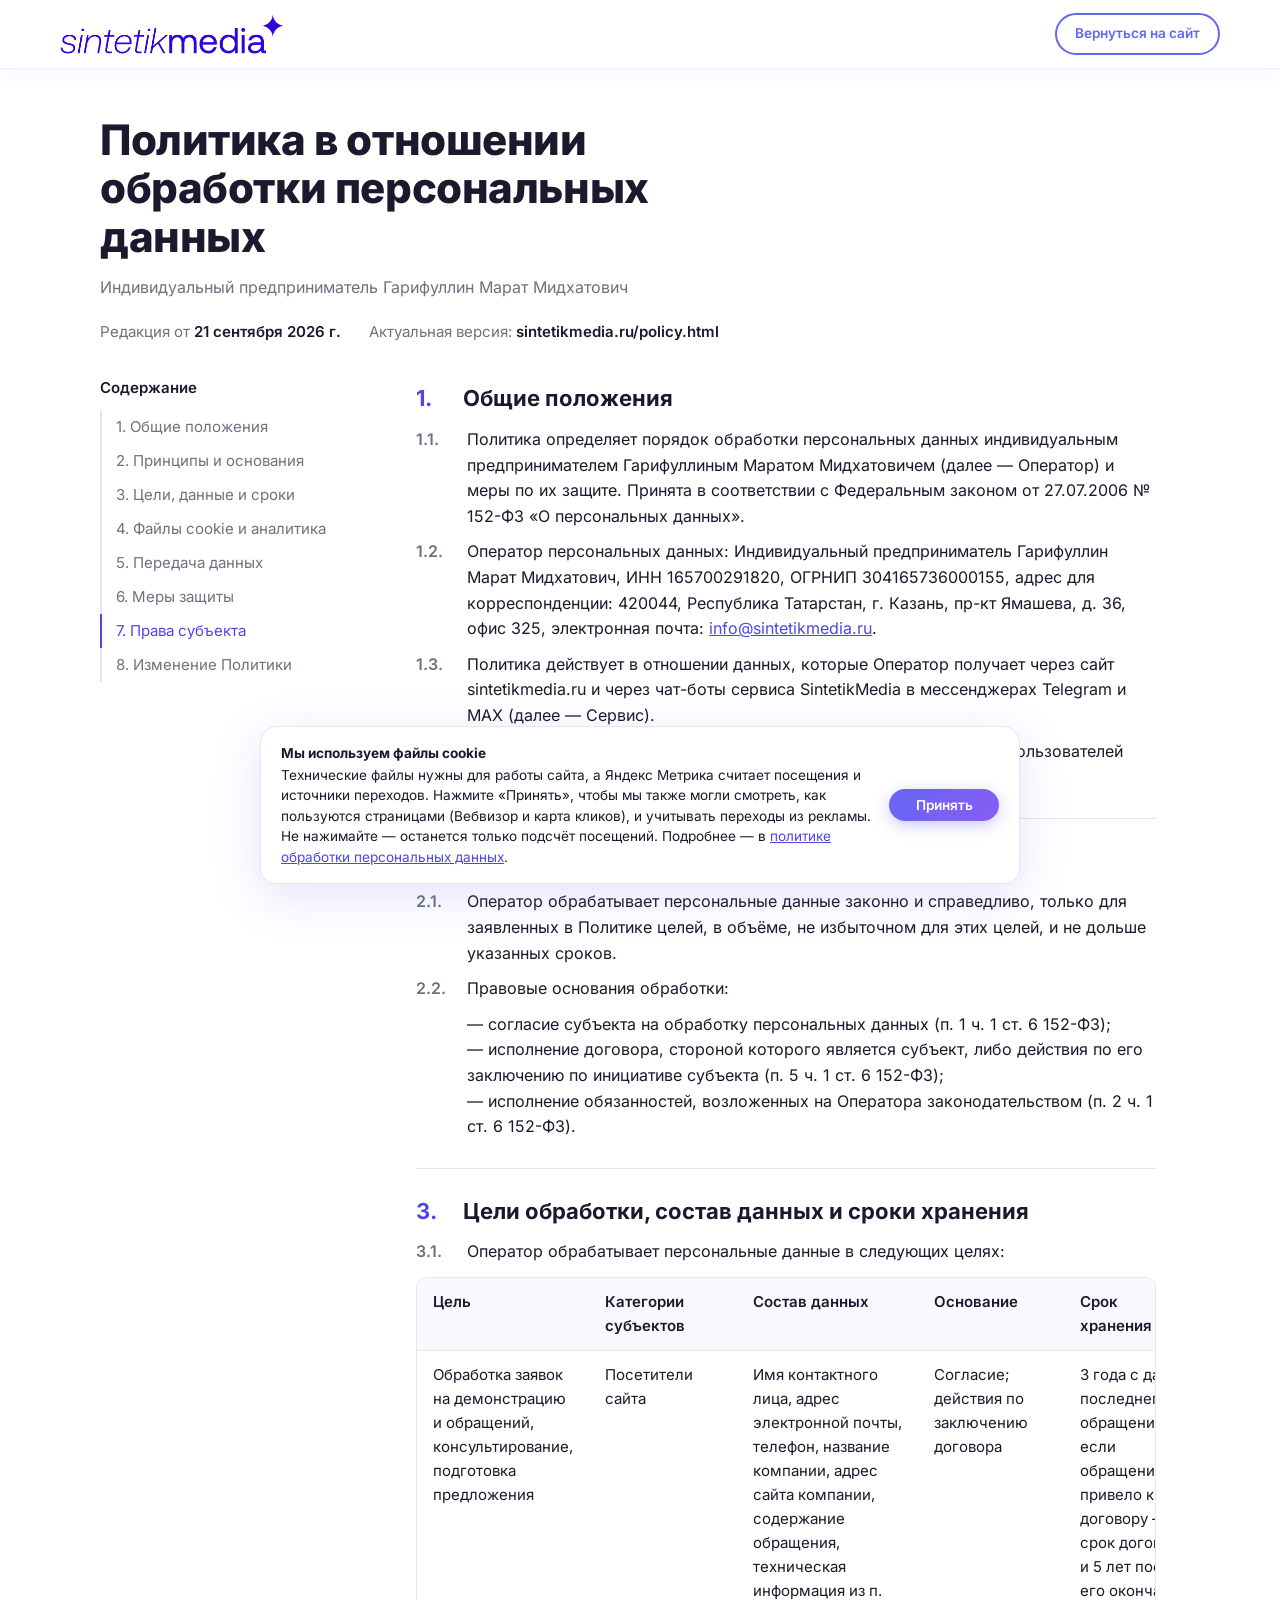
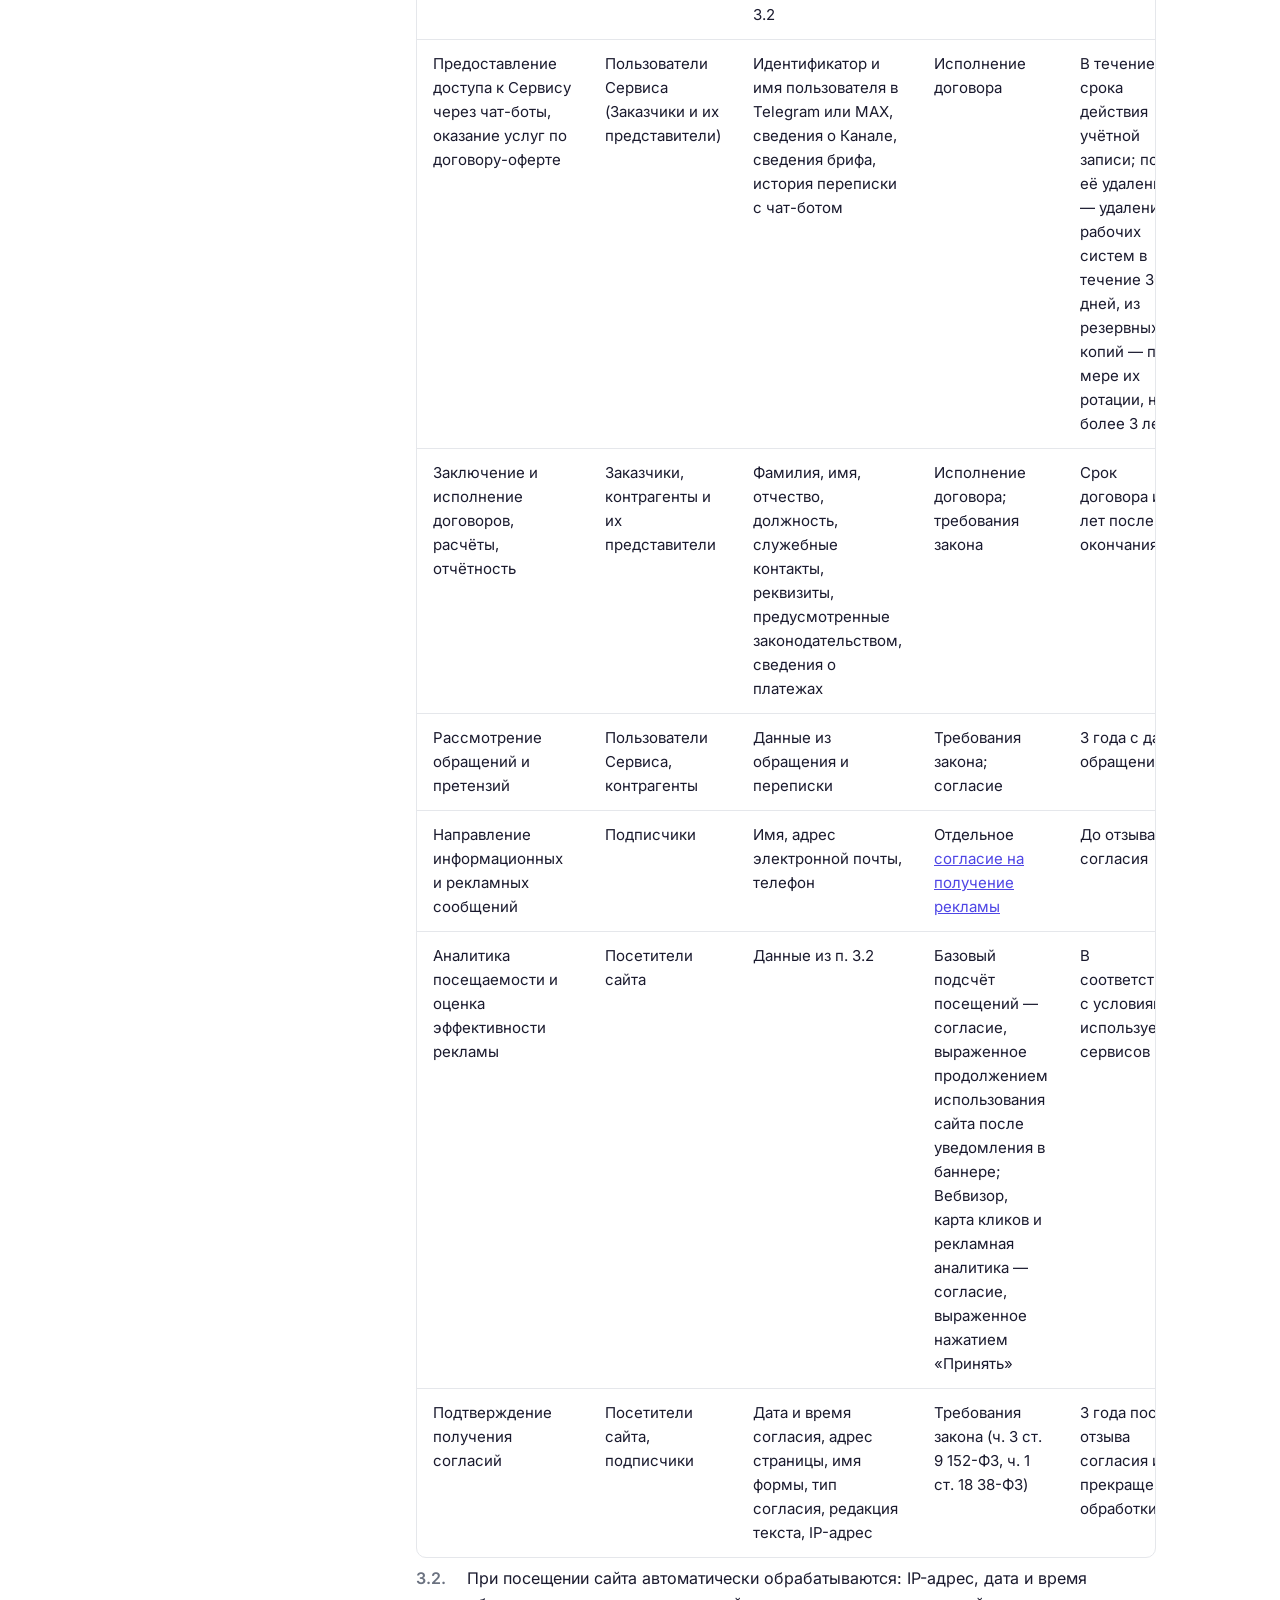
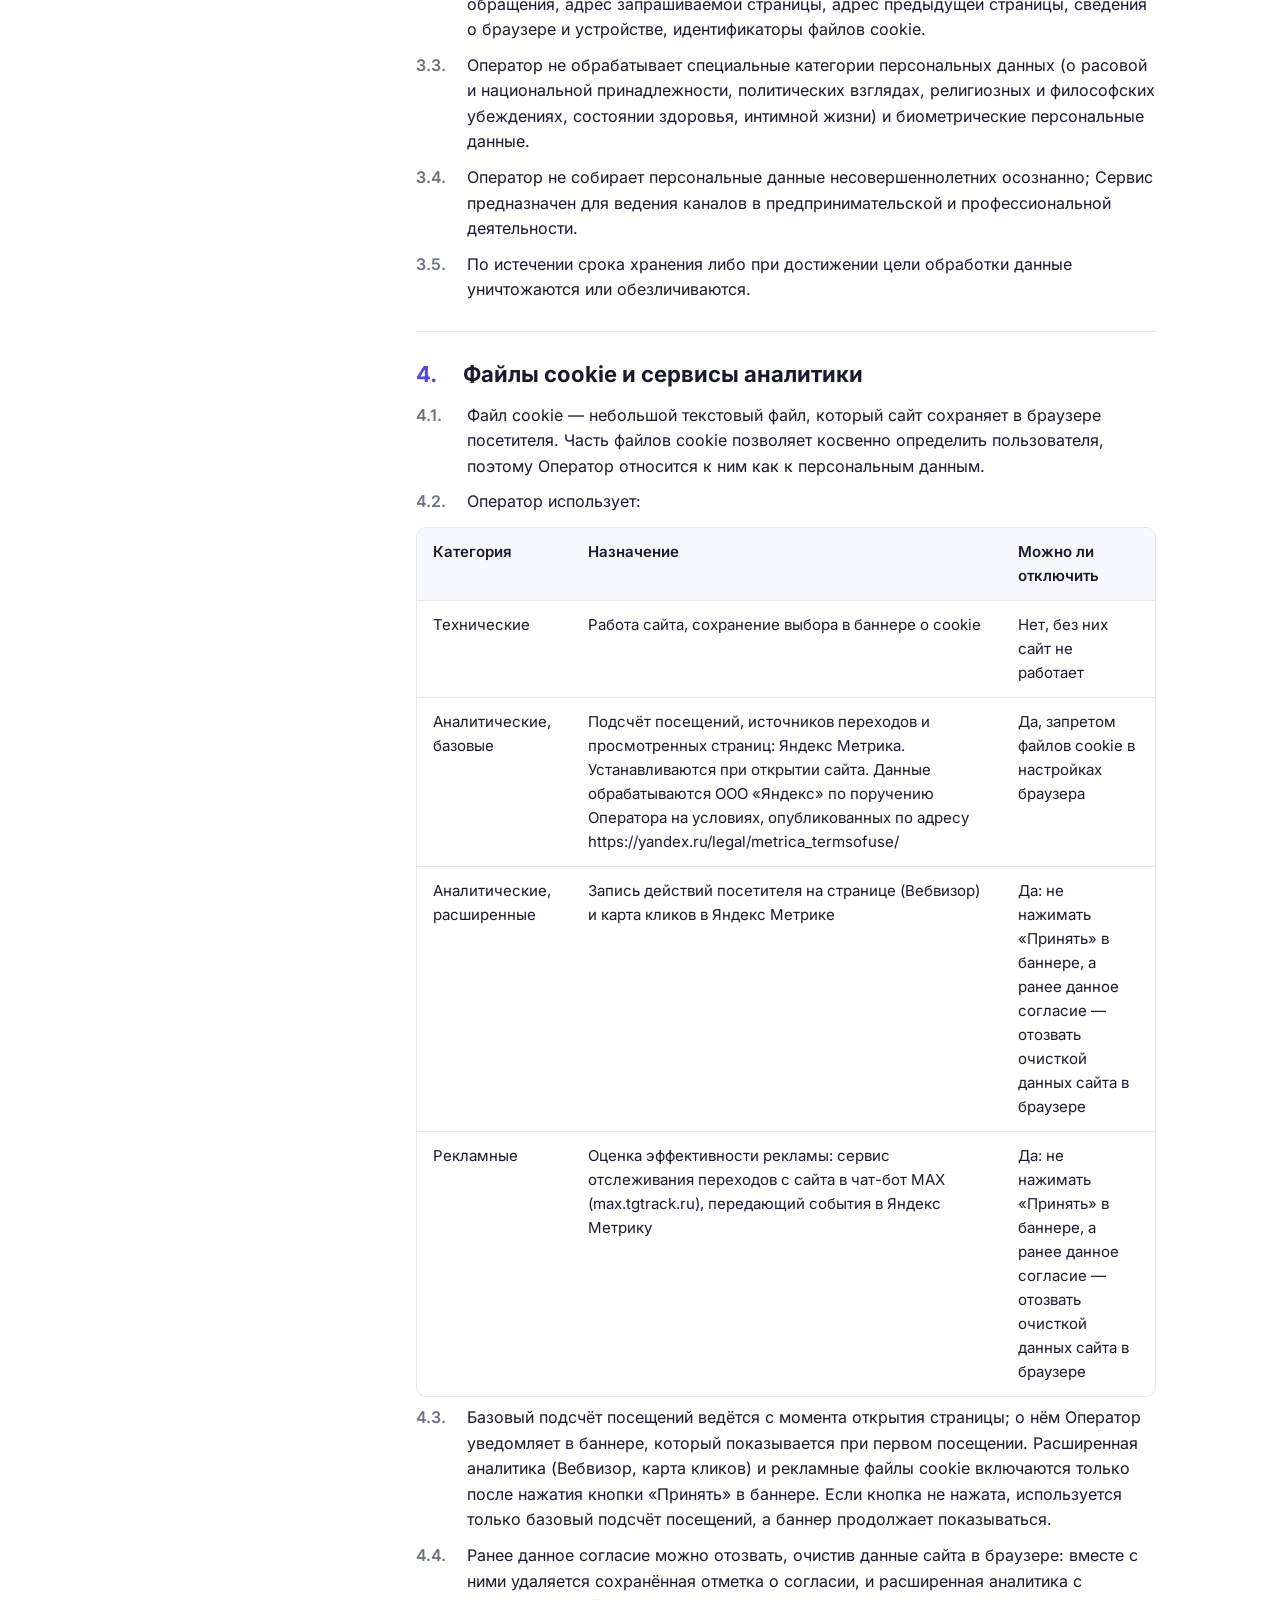
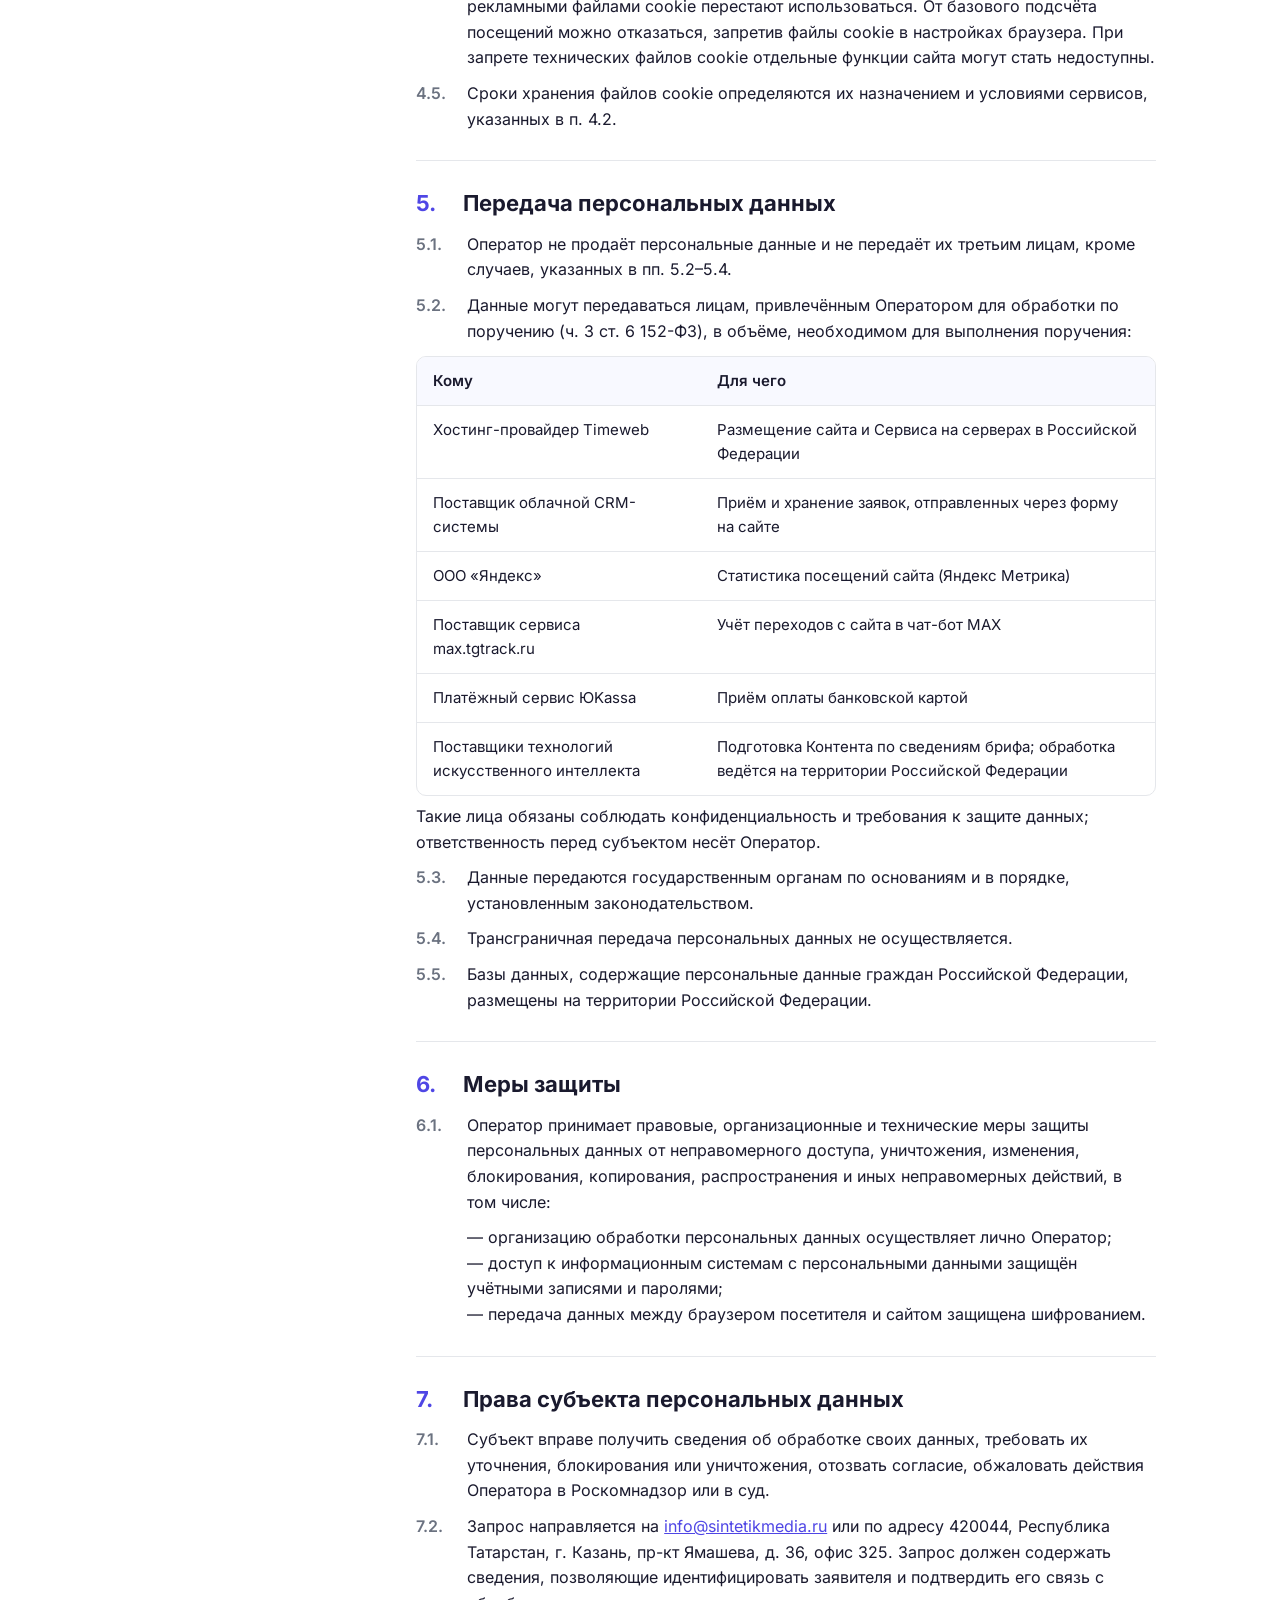
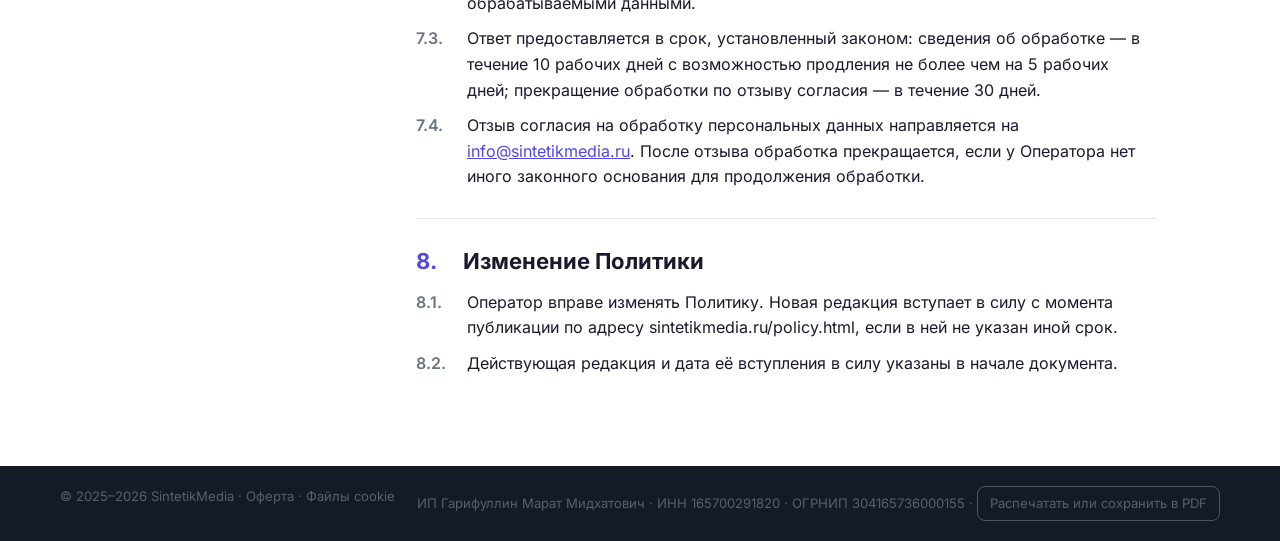
<file: policy.html>
<!DOCTYPE html>
<html lang="ru">
<head>
<meta charset="UTF-8" />
<meta name="viewport" content="width=device-width, initial-scale=1.0" />
<title>Политика обработки персональных данных — SintetikMedia</title>
<meta name="description" content="Политика индивидуального предпринимателя Гарифуллина М. М. в отношении обработки персональных данных на сайте sintetikmedia.ru и в сервисе SintetikMedia." />
<link rel="stylesheet" href="css/style.css" />
<link rel="stylesheet" href="css/legal.css" />
</head>
<body class="legal-page">

<header class="site-header" id="header">
  <div class="container header-inner">
    <a href="index.html"><img src="images/logo.png" alt="SintetikMedia" style="height:40px;width:auto;display:block;" /></a>
    <div class="header-cta-group" style="margin-left:auto">
      <a href="index.html" class="btn btn-outline btn-sm">Вернуться на сайт</a>
    </div>
  </div>
</header>

<div class="legal-hero">
  <h1>Политика в отношении обработки персональных данных</h1>
  <p>Индивидуальный предприниматель Гарифуллин Марат Мидхатович</p>
  <div class="legal-meta">
    <div>Редакция от <b>21 сентября 2026 г.</b></div>
    <div>Актуальная версия: <b>sintetikmedia.ru/policy.html</b></div>
  </div>
</div>

<div class="legal-wrap">
  <nav class="legal-toc" aria-label="Содержание">
    <h2>Содержание</h2>
    <ol>
      <li><a href="#s1">1. Общие положения</a></li>
      <li><a href="#s2">2. Принципы и основания</a></li>
      <li><a href="#s3">3. Цели, данные и сроки</a></li>
      <li><a href="#s4">4. Файлы cookie и аналитика</a></li>
      <li><a href="#s5">5. Передача данных</a></li>
      <li><a href="#s6">6. Меры защиты</a></li>
      <li><a href="#s7">7. Права субъекта</a></li>
      <li><a href="#s8">8. Изменение Политики</a></li>
    </ol>
  </nav>

  <main class="legal-main">

    <section id="s1">
      <h2 class="s"><span class="n">1.</span>Общие положения</h2>
      <p class="c"><b class="n">1.1.</b>Политика определяет порядок обработки персональных данных индивидуальным предпринимателем Гарифуллиным Маратом Мидхатовичем (далее — Оператор) и меры по их защите. Принята в соответствии с Федеральным законом от 27.07.2006 № 152-ФЗ «О персональных данных».</p>
      <p class="c"><b class="n">1.2.</b>Оператор персональных данных: Индивидуальный предприниматель Гарифуллин Марат Мидхатович, ИНН 165700291820, ОГРНИП 304165736000155, адрес для корреспонденции: 420044, Республика Татарстан, г. Казань, пр-кт Ямашева, д. 36, офис 325, электронная почта: <a href="mailto:info@sintetikmedia.ru">info@sintetikmedia.ru</a>.</p>
      <p class="c"><b class="n">1.3.</b>Политика действует в отношении данных, которые Оператор получает через сайт sintetikmedia.ru и через чат-боты сервиса SintetikMedia в мессенджерах Telegram и MAX (далее — Сервис).</p>
      <p class="c"><b class="n">1.4.</b>Политика применяется к персональным данным посетителей сайта, пользователей Сервиса и представителей контрагентов.</p>
    </section>

    <section id="s2">
      <h2 class="s"><span class="n">2.</span>Принципы и правовые основания</h2>
      <p class="c"><b class="n">2.1.</b>Оператор обрабатывает персональные данные законно и справедливо, только для заявленных в Политике целей, в объёме, не избыточном для этих целей, и не дольше указанных сроков.</p>
      <p class="c"><b class="n">2.2.</b>Правовые основания обработки:</p>
      <p class="sub">— согласие субъекта на обработку персональных данных (п. 1 ч. 1 ст. 6 152-ФЗ);<br>
      — исполнение договора, стороной которого является субъект, либо действия по его заключению по инициативе субъекта (п. 5 ч. 1 ст. 6 152-ФЗ);<br>
      — исполнение обязанностей, возложенных на Оператора законодательством (п. 2 ч. 1 ст. 6 152-ФЗ).</p>
    </section>

    <section id="s3">
      <h2 class="s"><span class="n">3.</span>Цели обработки, состав данных и сроки хранения</h2>
      <p class="c"><b class="n">3.1.</b>Оператор обрабатывает персональные данные в следующих целях:</p>
      <div class="table-scroll">
        <table>
          <thead><tr><th>Цель</th><th>Категории субъектов</th><th>Состав данных</th><th>Основание</th><th>Срок хранения</th></tr></thead>
          <tbody>
            <tr><td>Обработка заявок на демонстрацию и обращений, консультирование, подготовка предложения</td><td>Посетители сайта</td><td>Имя контактного лица, адрес электронной почты, телефон, название компании, адрес сайта компании, содержание обращения, техническая информация из п. 3.2</td><td>Согласие; действия по заключению договора</td><td>3 года с даты последнего обращения; если обращение привело к договору — срок договора и 5 лет после его окончания</td></tr>
            <tr><td>Предоставление доступа к Сервису через чат-боты, оказание услуг по договору-оферте</td><td>Пользователи Сервиса (Заказчики и их представители)</td><td>Идентификатор и имя пользователя в Telegram или MAX, сведения о Канале, сведения брифа, история переписки с чат-ботом</td><td>Исполнение договора</td><td>В течение срока действия учётной записи; после её удаления — удаление из рабочих систем в течение 30 дней, из резервных копий — по мере их ротации, но не более 3 лет</td></tr>
            <tr><td>Заключение и исполнение договоров, расчёты, отчётность</td><td>Заказчики, контрагенты и их представители</td><td>Фамилия, имя, отчество, должность, служебные контакты, реквизиты, предусмотренные законодательством, сведения о платежах</td><td>Исполнение договора; требования закона</td><td>Срок договора и 5 лет после его окончания</td></tr>
            <tr><td>Рассмотрение обращений и претензий</td><td>Пользователи Сервиса, контрагенты</td><td>Данные из обращения и переписки</td><td>Требования закона; согласие</td><td>3 года с даты обращения</td></tr>
            <tr><td>Направление информационных и рекламных сообщений</td><td>Подписчики</td><td>Имя, адрес электронной почты, телефон</td><td>Отдельное <a href="consent-ads.html">согласие на получение рекламы</a></td><td>До отзыва согласия</td></tr>
            <tr><td>Аналитика посещаемости и оценка эффективности рекламы</td><td>Посетители сайта</td><td>Данные из п. 3.2</td><td>Базовый подсчёт посещений — согласие, выраженное продолжением использования сайта после уведомления в баннере; Вебвизор, карта кликов и рекламная аналитика — согласие, выраженное нажатием «Принять»</td><td>В соответствии с условиями используемых сервисов</td></tr>
            <tr><td>Подтверждение получения согласий</td><td>Посетители сайта, подписчики</td><td>Дата и время согласия, адрес страницы, имя формы, тип согласия, редакция текста, IP-адрес</td><td>Требования закона (ч. 3 ст. 9 152-ФЗ, ч. 1 ст. 18 38-ФЗ)</td><td>3 года после отзыва согласия или прекращения обработки</td></tr>
          </tbody>
        </table>
      </div>
      <p class="c"><b class="n">3.2.</b>При посещении сайта автоматически обрабатываются: IP-адрес, дата и время обращения, адрес запрашиваемой страницы, адрес предыдущей страницы, сведения о браузере и устройстве, идентификаторы файлов cookie.</p>
      <p class="c"><b class="n">3.3.</b>Оператор не обрабатывает специальные категории персональных данных (о расовой и национальной принадлежности, политических взглядах, религиозных и философских убеждениях, состоянии здоровья, интимной жизни) и биометрические персональные данные.</p>
      <p class="c"><b class="n">3.4.</b>Оператор не собирает персональные данные несовершеннолетних осознанно; Сервис предназначен для ведения каналов в предпринимательской и профессиональной деятельности.</p>
      <p class="c"><b class="n">3.5.</b>По истечении срока хранения либо при достижении цели обработки данные уничтожаются или обезличиваются.</p>
    </section>

    <section id="s4">
      <h2 class="s"><span class="n">4.</span>Файлы cookie и сервисы аналитики</h2>
      <p class="c"><b class="n">4.1.</b>Файл cookie — небольшой текстовый файл, который сайт сохраняет в браузере посетителя. Часть файлов cookie позволяет косвенно определить пользователя, поэтому Оператор относится к ним как к персональным данным.</p>
      <p class="c"><b class="n">4.2.</b>Оператор использует:</p>
      <div class="table-scroll">
        <table>
          <thead><tr><th>Категория</th><th>Назначение</th><th>Можно ли отключить</th></tr></thead>
          <tbody>
            <tr><td>Технические</td><td>Работа сайта, сохранение выбора в баннере о cookie</td><td>Нет, без них сайт не работает</td></tr>
            <tr><td>Аналитические, базовые</td><td>Подсчёт посещений, источников переходов и просмотренных страниц: Яндекс Метрика. Устанавливаются при открытии сайта. Данные обрабатываются ООО «Яндекс» по поручению Оператора на условиях, опубликованных по адресу https://yandex.ru/legal/metrica_termsofuse/</td><td>Да, запретом файлов cookie в настройках браузера</td></tr>
            <tr><td>Аналитические, расширенные</td><td>Запись действий посетителя на странице (Вебвизор) и карта кликов в Яндекс Метрике</td><td>Да: не нажимать «Принять» в баннере, а ранее данное согласие — отозвать очисткой данных сайта в браузере</td></tr>
            <tr><td>Рекламные</td><td>Оценка эффективности рекламы: сервис отслеживания переходов с сайта в чат-бот MAX (max.tgtrack.ru), передающий события в Яндекс Метрику</td><td>Да: не нажимать «Принять» в баннере, а ранее данное согласие — отозвать очисткой данных сайта в браузере</td></tr>
          </tbody>
        </table>
      </div>
      <p class="c"><b class="n">4.3.</b>Базовый подсчёт посещений ведётся с момента открытия страницы; о нём Оператор уведомляет в баннере, который показывается при первом посещении. Расширенная аналитика (Вебвизор, карта кликов) и рекламные файлы cookie включаются только после нажатия кнопки «Принять» в баннере. Если кнопка не нажата, используется только базовый подсчёт посещений, а баннер продолжает показываться.</p>
      <p class="c"><b class="n">4.4.</b>Ранее данное согласие можно отозвать, очистив данные сайта в браузере: вместе с ними удаляется сохранённая отметка о согласии, и расширенная аналитика с рекламными файлами cookie перестают использоваться. От базового подсчёта посещений можно отказаться, запретив файлы cookie в настройках браузера. При запрете технических файлов cookie отдельные функции сайта могут стать недоступны.</p>
      <p class="c"><b class="n">4.5.</b>Сроки хранения файлов cookie определяются их назначением и условиями сервисов, указанных в п. 4.2.</p>
    </section>

    <section id="s5">
      <h2 class="s"><span class="n">5.</span>Передача персональных данных</h2>
      <p class="c"><b class="n">5.1.</b>Оператор не продаёт персональные данные и не передаёт их третьим лицам, кроме случаев, указанных в пп. 5.2–5.4.</p>
      <p class="c"><b class="n">5.2.</b>Данные могут передаваться лицам, привлечённым Оператором для обработки по поручению (ч. 3 ст. 6 152-ФЗ), в объёме, необходимом для выполнения поручения:</p>
      <div class="table-scroll">
        <table>
          <thead><tr><th>Кому</th><th>Для чего</th></tr></thead>
          <tbody>
            <tr><td>Хостинг-провайдер Timeweb</td><td>Размещение сайта и Сервиса на серверах в Российской Федерации</td></tr>
            <tr><td>Поставщик облачной CRM-системы</td><td>Приём и хранение заявок, отправленных через форму на сайте</td></tr>
            <tr><td>ООО «Яндекс»</td><td>Статистика посещений сайта (Яндекс Метрика)</td></tr>
            <tr><td>Поставщик сервиса max.tgtrack.ru</td><td>Учёт переходов с сайта в чат-бот MAX</td></tr>
            <tr><td>Платёжный сервис ЮKassa</td><td>Приём оплаты банковской картой</td></tr>
            <tr><td>Поставщики технологий искусственного интеллекта</td><td>Подготовка Контента по сведениям брифа; обработка ведётся на территории Российской Федерации</td></tr>
          </tbody>
        </table>
      </div>
      <p>Такие лица обязаны соблюдать конфиденциальность и требования к защите данных; ответственность перед субъектом несёт Оператор.</p>
      <p class="c"><b class="n">5.3.</b>Данные передаются государственным органам по основаниям и в порядке, установленным законодательством.</p>
      <p class="c"><b class="n">5.4.</b>Трансграничная передача персональных данных не осуществляется.</p>
      <p class="c"><b class="n">5.5.</b>Базы данных, содержащие персональные данные граждан Российской Федерации, размещены на территории Российской Федерации.</p>
    </section>

    <section id="s6">
      <h2 class="s"><span class="n">6.</span>Меры защиты</h2>
      <p class="c"><b class="n">6.1.</b>Оператор принимает правовые, организационные и технические меры защиты персональных данных от неправомерного доступа, уничтожения, изменения, блокирования, копирования, распространения и иных неправомерных действий, в том числе:</p>
      <p class="sub">— организацию обработки персональных данных осуществляет лично Оператор;<br>
      — доступ к информационным системам с персональными данными защищён учётными записями и паролями;<br>
      — передача данных между браузером посетителя и сайтом защищена шифрованием.</p>
    </section>

    <section id="s7">
      <h2 class="s"><span class="n">7.</span>Права субъекта персональных данных</h2>
      <p class="c"><b class="n">7.1.</b>Субъект вправе получить сведения об обработке своих данных, требовать их уточнения, блокирования или уничтожения, отозвать согласие, обжаловать действия Оператора в Роскомнадзор или в суд.</p>
      <p class="c"><b class="n">7.2.</b>Запрос направляется на <a href="mailto:info@sintetikmedia.ru">info@sintetikmedia.ru</a> или по адресу 420044, Республика Татарстан, г. Казань, пр-кт Ямашева, д. 36, офис 325. Запрос должен содержать сведения, позволяющие идентифицировать заявителя и подтвердить его связь с обрабатываемыми данными.</p>
      <p class="c"><b class="n">7.3.</b>Ответ предоставляется в срок, установленный законом: сведения об обработке — в течение 10 рабочих дней с возможностью продления не более чем на 5 рабочих дней; прекращение обработки по отзыву согласия — в течение 30 дней.</p>
      <p class="c"><b class="n">7.4.</b>Отзыв согласия на обработку персональных данных направляется на <a href="mailto:info@sintetikmedia.ru">info@sintetikmedia.ru</a>. После отзыва обработка прекращается, если у Оператора нет иного законного основания для продолжения обработки.</p>
    </section>

    <section id="s8">
      <h2 class="s"><span class="n">8.</span>Изменение Политики</h2>
      <p class="c"><b class="n">8.1.</b>Оператор вправе изменять Политику. Новая редакция вступает в силу с момента публикации по адресу sintetikmedia.ru/policy.html, если в ней не указан иной срок.</p>
      <p class="c"><b class="n">8.2.</b>Действующая редакция и дата её вступления в силу указаны в начале документа.</p>
    </section>

  </main>
</div>

<footer class="site-footer" style="padding-top:0">
  <div class="footer-bottom">
    <div class="container">
      <span>© 2025–2026 SintetikMedia · <a href="oferta.html">Оферта</a> · <a href="#" data-cookie-settings>Файлы cookie</a></span>
      <span>ИП Гарифуллин Марат Мидхатович · ИНН 165700291820 · ОГРНИП 304165736000155 · <button class="legal-print" type="button" onclick="window.print()">Распечатать или сохранить в PDF</button></span>
    </div>
  </div>
</footer>

<script src="js/legal.js" defer></script>
<script src="js/cookie.js" defer></script>
</body>
</html>
</file>
<file: css/style.css>
/* Шрифт Inter (SIL OFL 1.1) — со своего сервера, без обращения к Google Fonts (CL-02) */
@font-face { font-family: 'Inter'; font-style: normal; font-weight: 100 900; font-display: swap; src: url('../fonts/inter-cyrillic-ext-wght-normal.woff2') format('woff2'); unicode-range: U+0460-052F, U+1C80-1C8A, U+20B4, U+2DE0-2DFF, U+A640-A69F, U+FE2E-FE2F; }
@font-face { font-family: 'Inter'; font-style: normal; font-weight: 100 900; font-display: swap; src: url('../fonts/inter-cyrillic-wght-normal.woff2') format('woff2'); unicode-range: U+0301, U+0400-045F, U+0490-0491, U+04B0-04B1, U+2116; }
@font-face { font-family: 'Inter'; font-style: normal; font-weight: 100 900; font-display: swap; src: url('../fonts/inter-latin-ext-wght-normal.woff2') format('woff2'); unicode-range: U+0100-02BA, U+02BD-02C5, U+02C7-02CC, U+02CE-02D7, U+02DD-02FF, U+0304, U+0308, U+0329, U+1D00-1DBF, U+1E00-1E9F, U+1EF2-1EFF, U+2020, U+20A0-20AB, U+20AD-20C0, U+2113, U+2C60-2C7F, U+A720-A7FF; }
@font-face { font-family: 'Inter'; font-style: normal; font-weight: 100 900; font-display: swap; src: url('../fonts/inter-latin-wght-normal.woff2') format('woff2'); unicode-range: U+0000-00FF, U+0131, U+0152-0153, U+02BB-02BC, U+02C6, U+02DA, U+02DC, U+0304, U+0308, U+0329, U+2000-206F, U+20AC, U+2122, U+2191, U+2193, U+2212, U+2215, U+FEFF, U+FFFD; }

*, *::before, *::after { box-sizing: border-box; margin: 0; padding: 0; }
html { scroll-behavior: smooth; font-size: 16px; }
body { font-family: 'Inter', sans-serif; color: #1a1a2e; background: #fff; line-height: 1.6; -webkit-font-smoothing: antialiased; }
img { display: block; max-width: 100%; }
a { text-decoration: none; color: inherit; }
ul { list-style: none; }
button { cursor: pointer; border: none; background: none; font-family: inherit; }
:root {
  --primary: #6366f1; --primary-dark: #4f46e5; --primary-light: #818cf8;
  --accent: #8b5cf6; --text: #1a1a2e; --text-muted: #6b7280;
  --border: #e5e7eb; --bg-soft: #f8f9ff; --radius: 16px; --radius-sm: 8px;
  --shadow: 0 4px 24px rgba(99,102,241,.12); --shadow-lg: 0 12px 48px rgba(99,102,241,.18);
  --transition: .25s ease; --container: 1200px;
}
.container { width: 100%; max-width: var(--container); margin: 0 auto; padding: 0 20px; }
.section { padding: 80px 0; }
.bg-soft { background: var(--bg-soft); }
.section-header { text-align: center; max-width: 700px; margin: 0 auto 56px; }
.section-header h2 { font-size: clamp(1.75rem, 3.5vw, 2.5rem); font-weight: 800; line-height: 1.25; margin: 12px 0 16px; }
.section-header p { color: var(--text-muted); font-size: 1.05rem; }
.badge-pill { display: inline-flex; align-items: center; gap: 6px; background: rgba(99,102,241,.1); color: var(--primary-dark); border: 1px solid rgba(99,102,241,.2); border-radius: 100px; padding: 6px 16px; font-size: .85rem; font-weight: 600; }
.gradient-text { background: linear-gradient(135deg, var(--primary), var(--accent)); -webkit-background-clip: text; -webkit-text-fill-color: transparent; background-clip: text; }
.btn { display: inline-flex; align-items: center; justify-content: center; gap: 8px; border-radius: 100px; font-weight: 600; transition: all var(--transition); white-space: nowrap; cursor: pointer; }
.btn-primary { background: linear-gradient(135deg, var(--primary), var(--accent)); color: #fff; box-shadow: 0 4px 16px rgba(99,102,241,.35); }
.btn-primary:hover { transform: translateY(-2px); box-shadow: 0 8px 28px rgba(99,102,241,.45); }
.btn-outline { background: transparent; color: var(--primary); border: 2px solid var(--primary); }
.btn-outline:hover { background: rgba(99,102,241,.06); transform: translateY(-2px); }
.btn-sm { padding: 8px 18px; font-size: .85rem; }
.btn-lg { padding: 14px 28px; font-size: 1rem; }
.btn-xl { padding: 16px 36px; font-size: 1.1rem; }
.btn-block { display: flex; width: 100%; }
.reveal { opacity: 0; transform: translateY(28px); transition: opacity .65s ease, transform .65s ease; }
.reveal.visible { opacity: 1; transform: none; }
.reveal-delay-1 { transition-delay: .1s; } .reveal-delay-2 { transition-delay: .2s; } .reveal-delay-3 { transition-delay: .3s; }
/* Hero всегда видим — не зависит от скролла */
.hero .reveal { opacity: 1; transform: none; }

/* HEADER */
.site-header { position: fixed; top: 0; left: 0; right: 0; z-index: 1000; background: #fff; border-bottom: 1px solid rgba(99,102,241,.1); box-shadow: 0 2px 20px rgba(99,102,241,.08); }
.header-inner { display: flex; align-items: center; gap: 32px; height: 68px; }
.logo-text { font-size: 1.3rem; font-weight: 900; background: linear-gradient(135deg, var(--primary), var(--accent)); -webkit-background-clip: text; -webkit-text-fill-color: transparent; }
.main-nav { display: flex; gap: 24px; margin-left: auto; }
.main-nav a { color: var(--text-muted); font-size: .9rem; font-weight: 500; transition: color var(--transition); }
.main-nav a:hover { color: var(--primary); }
.header-cta-group { display: flex; gap: 10px; }
.burger { display: none; flex-direction: column; gap: 5px; padding: 6px; margin-left: auto; }
.burger span { display: block; width: 22px; height: 2px; background: var(--text); border-radius: 2px; transition: all var(--transition); }
.mobile-nav { display: none; flex-direction: column; gap: 8px; padding: 16px 20px 20px; background: rgba(255,255,255,.97); border-top: 1px solid rgba(99,102,241,.1); }
.mobile-nav.open { display: flex; }
.mobile-nav__link { color: var(--text); font-size: 1rem; font-weight: 500; padding: 10px 0; border-bottom: 1px solid var(--border); }

/* HERO */
.hero { padding: 140px 0 80px; background: linear-gradient(135deg, #f5f5ff 0%, #eef0ff 50%, #f5f5ff 100%); overflow: hidden; }
.hero-grid { display: grid; grid-template-columns: 1fr 1fr; gap: 60px; align-items: center; }
.hero-h1 { font-size: clamp(2rem, 4.5vw, 3.5rem); font-weight: 900; line-height: 1.15; margin-bottom: 20px; }
.hero-sub { color: var(--text-muted); font-size: 1.1rem; line-height: 1.7; margin-bottom: 28px; }
.hero-actions { display: flex; gap: 14px; flex-wrap: wrap; margin-bottom: 24px; }
.hero-trust { display: flex; flex-wrap: wrap; gap: 16px; }
.trust-item { display: flex; align-items: center; gap: 6px; color: var(--text-muted); font-size: .9rem; }
.trust-icon { width: 16px; height: 16px; flex-shrink: 0; }
.consent-wrap { margin-bottom: 20px; }
.consent-label { display: flex; align-items: flex-start; gap: 10px; cursor: pointer; }
.consent-checkbox { display: none; }
.consent-box { width: 18px; height: 18px; border: 2px solid rgba(99,102,241,.4); border-radius: 4px; flex-shrink: 0; margin-top: 2px; transition: all var(--transition); position: relative; }
.consent-checkbox:checked + .consent-box { background: var(--primary); border-color: var(--primary); }
.consent-checkbox:checked + .consent-box::after { content: ''; position: absolute; left: 4px; top: 1px; width: 6px; height: 10px; border: 2px solid #fff; border-top: none; border-left: none; transform: rotate(45deg); }
.consent-text { color: var(--text-muted); font-size: .82rem; line-height: 1.5; }
.consent-link { color: var(--primary); text-decoration: underline; }
.btn-consent[aria-disabled="true"] { opacity: .5; }
.btn-consent[aria-disabled="false"] { opacity: 1; }
@keyframes consentShake { 0%,100%{transform:translateX(0)} 20%{transform:translateX(-6px)} 40%{transform:translateX(6px)} 60%{transform:translateX(-4px)} 80%{transform:translateX(4px)} }
.consent-wrap.consent-shake { animation: consentShake .4s ease; }
.consent-wrap.consent-highlight .consent-box { border-color: #e53e3e; box-shadow: 0 0 0 3px rgba(229,62,62,.25); }
.consent-wrap.consent-highlight .consent-text { color: #e53e3e; }

/* PHONE */
.hero-visual { display: flex; justify-content: center; }
.phone-wrap { position: relative; }
.phone-frame { width: 280px; background: #2d2d44; border-radius: 36px; padding: 12px; box-shadow: 0 32px 80px rgba(99,102,241,.25); }
.phone-screen { background: #f0f2f5; border-radius: 26px; overflow: hidden; min-height: 440px; }
.tg-header { display: flex; align-items: center; gap: 10px; padding: 14px 14px 10px; background: #fff; border-bottom: 1px solid #eee; }
.tg-avatar { width: 36px; height: 36px; border-radius: 50%; background: linear-gradient(135deg, var(--primary), var(--accent)); display: flex; align-items: center; justify-content: center; color: #fff; font-size: .7rem; font-weight: 700; }
.tg-name { font-size: .85rem; font-weight: 700; color: #1a1a2e; }
.tg-status { font-size: .72rem; color: #6366f1; }
.posts-carousel { padding: 12px; }
.phone-post { display: none; }
.phone-post.active { display: block; }
.post-img { width: 100%; border-radius: 12px; aspect-ratio: 1/1; object-fit: cover; margin-bottom: 10px; background: linear-gradient(135deg, #c7d2fe, #ddd6fe); display: flex; align-items: center; justify-content: center; font-size: 2rem; }
.post-text { font-size: .8rem; color: #1a1a2e; line-height: 1.5; margin-bottom: 6px; padding: 0 4px; }
.post-meta { font-size: .72rem; color: #9ca3af; padding: 0 4px; }
.float-badge { position: absolute; display: flex; align-items: center; gap: 6px; background: #fff; border: 1px solid rgba(99,102,241,.25); border-radius: 100px; padding: 8px 14px; font-size: .8rem; font-weight: 600; color: var(--text); box-shadow: 0 4px 16px rgba(99,102,241,.12); white-space: nowrap; animation: float 3s ease-in-out infinite; }
.float-badge--1 { top: 20px; left: -80px; animation-delay: 0s; }
.float-badge--2 { bottom: 120px; left: -70px; animation-delay: 1s; }
.float-badge--3 { top: 80px; right: -80px; animation-delay: 2s; }
@keyframes float { 0%,100%{transform:translateY(0)} 50%{transform:translateY(-8px)} }

/* STATS */
.hero-stats { display: flex; justify-content: center; align-items: center; margin-top: 60px; background: #fff; border: 1px solid var(--border); border-radius: var(--radius); padding: 28px 40px; flex-wrap: wrap; box-shadow: var(--shadow); }
.stat-item { text-align: center; padding: 0 32px; }
.stat-num { font-size: clamp(1.5rem, 3vw, 2.2rem); font-weight: 900; background: linear-gradient(135deg, var(--primary), var(--accent)); -webkit-background-clip: text; -webkit-text-fill-color: transparent; background-clip: text; }
.stat-label { font-size: .82rem; color: var(--text-muted); margin-top: 4px; }
.stat-divider { width: 1px; height: 48px; background: var(--border); }

/* HOW */
.how-steps { display: flex; align-items: flex-start; flex-wrap: wrap; justify-content: center; }
.how-step { flex: 1; min-width: 200px; max-width: 240px; text-align: center; padding: 32px 20px; border-radius: var(--radius); background: #fff; box-shadow: var(--shadow); position: relative; }
.how-step:hover { box-shadow: var(--shadow-lg); transform: translateY(-4px); transition: all var(--transition); }
.step-num { position: absolute; top: -14px; left: 50%; transform: translateX(-50%); width: 28px; height: 28px; background: linear-gradient(135deg, var(--primary), var(--accent)); color: #fff; border-radius: 50%; font-size: .8rem; font-weight: 800; display: flex; align-items: center; justify-content: center; }
.step-icon { margin: 16px auto 12px; width: 64px; height: 64px; background: #fff; border: 1.5px solid rgba(99,102,241,.15); border-radius: 16px; display: flex; align-items: center; justify-content: center; box-shadow: 0 2px 12px rgba(99,102,241,.1); font-size: 2rem; }
.step-icon svg { width: 28px; height: 28px; }
.how-step h3 { font-size: 1rem; font-weight: 700; margin-bottom: 8px; }
.how-step p { font-size: .88rem; color: var(--text-muted); line-height: 1.6; }
.how-arrow { font-size: 1.8rem; color: var(--primary-light); display: flex; align-items: center; padding: 0 8px; margin-top: 32px; }

/* FEATURES */
.features-grid { display: grid; grid-template-columns: repeat(3, 1fr); gap: 24px; }
.feature-card { padding: 32px 28px; border-radius: var(--radius); background: #fff; border: 1px solid var(--border); transition: all var(--transition); }
.feature-card:hover { border-color: var(--primary-light); box-shadow: var(--shadow); transform: translateY(-4px); }
.feature-icon { font-size: 2.2rem; margin-bottom: 16px; }
.feature-card h3 { font-size: 1.05rem; font-weight: 700; margin-bottom: 10px; }
.feature-card p { font-size: .9rem; color: var(--text-muted); line-height: 1.65; }

/* STYLES */
.styles-grid { display: grid; grid-template-columns: repeat(3, 1fr); gap: 16px; }
.style-card { border-radius: var(--radius-sm); overflow: hidden; cursor: pointer; transition: transform var(--transition); }
.style-card:hover { transform: scale(1.03); }
.style-img-wrap { aspect-ratio: 1/1; overflow: hidden; }
.style-img-ph { width: 100%; height: 100%; display: flex; align-items: center; justify-content: center; font-size: 3rem; }
.style-info { padding: 10px 12px; background: #fff; border: 1px solid var(--border); border-top: none; border-radius: 0 0 var(--radius-sm) var(--radius-sm); }
.style-name { font-size: .9rem; font-weight: 600; }
.style-cat { font-size: .75rem; color: var(--text-muted); }
.styles-more { margin-top: 36px; }
.styles-more-inner { display: flex; align-items: center; justify-content: center; gap: 16px; padding: 20px 28px; background: linear-gradient(135deg, rgba(99,102,241,.08), rgba(139,92,246,.08)); border: 1px dashed rgba(99,102,241,.3); border-radius: var(--radius); flex-wrap: wrap; text-align: center; font-size: .95rem; }

/* POSTS */
.posts-carousel-section { overflow: hidden; }
.posts-marquee-outer { overflow: hidden; margin-top: 40px; -webkit-mask: linear-gradient(90deg, transparent 0%, black 8%, black 92%, transparent 100%); mask: linear-gradient(90deg, transparent 0%, black 8%, black 92%, transparent 100%); }
.posts-marquee-track { display: flex; gap: 24px; width: max-content; animation: marquee 32s linear infinite; }
.posts-marquee-track:hover { animation-play-state: paused; }
@keyframes marquee { 0%{transform:translateX(0)} 100%{transform:translateX(-50%)} }
.post-card { width: 320px; flex-shrink: 0; background: #fff; border: 1px solid var(--border); border-radius: var(--radius); padding: 24px; }
.post-card-inner { display: flex; flex-direction: column; gap: 10px; }
.post-card-img-ph { width: 100%; height: 180px; border-radius: 8px; margin-bottom: 4px; display: flex; align-items: center; justify-content: center; font-size: 2.5rem; }
.post-tag { display: inline-block; font-size: .78rem; font-weight: 600; color: var(--primary); background: rgba(99,102,241,.08); border-radius: 100px; padding: 4px 12px; }
.post-title { font-size: .95rem; font-weight: 700; line-height: 1.4; }
.post-preview { font-size: .85rem; color: var(--text-muted); line-height: 1.6; }
.post-full { margin-top: 4px; font-size: .85rem; line-height: 1.7; }
.post-full.hidden { display: none; }
.post-full p { margin-bottom: 10px; }
.post-hashtag { font-size: .78rem; color: var(--primary); font-weight: 600; }
.post-toggle-btn { color: var(--primary); font-size: .82rem; font-weight: 600; padding: 0; margin-top: auto; background: none; border: none; text-align: left; cursor: pointer; }
.post-toggle-btn:hover { text-decoration: underline; }

/* FOR WHOM */
.forwho-grid { display: grid; grid-template-columns: repeat(3, 1fr); gap: 24px; }
.forwho-card { padding: 36px 28px; background: #fff; border: 1px solid var(--border); border-radius: var(--radius); transition: all var(--transition); }
.forwho-card:hover { transform: translateY(-6px); box-shadow: var(--shadow-lg); border-color: var(--primary-light); }
.forwho-card--accent { background: linear-gradient(135deg, var(--primary), var(--accent)); border-color: transparent; color: #fff; }
.forwho-card--accent p, .forwho-card--accent .forwho-list li { color: rgba(255,255,255,.85); }
.forwho-icon { font-size: 2.8rem; margin-bottom: 16px; }
.forwho-card h3 { font-size: 1.2rem; font-weight: 800; margin-bottom: 12px; }
.forwho-card p { font-size: .9rem; color: var(--text); margin-bottom: 20px; line-height: 1.65; }
.forwho-list { display: flex; flex-direction: column; gap: 8px; }
.forwho-list li { font-size: .88rem; font-weight: 500; }

/* PRICING */
.pricing-grid { display: grid; grid-template-columns: repeat(4, 1fr); gap: 20px; align-items: start; }
.pricing-card { background: #fff; border: 2px solid var(--border); border-radius: var(--radius); padding: 32px 24px; position: relative; transition: all var(--transition); }
.pricing-card:hover { border-color: var(--primary-light); box-shadow: var(--shadow-lg); transform: translateY(-4px); }
.pricing-card--popular { border-color: var(--primary); box-shadow: var(--shadow-lg); transform: scale(1.02); }
.popular-badge { position: absolute; top: -14px; left: 50%; transform: translateX(-50%); background: linear-gradient(135deg, var(--primary), var(--accent)); color: #fff; font-size: .8rem; font-weight: 700; padding: 6px 18px; border-radius: 100px; white-space: nowrap; }
.plan-name { font-size: 1.15rem; font-weight: 800; margin-bottom: 16px; }
.plan-price { margin-bottom: 8px; }
.price-num { font-size: 2rem; font-weight: 900; color: var(--primary); }
.price-cur { font-size: .9rem; color: var(--text-muted); margin-left: 4px; }
.plan-desc { font-size: .85rem; color: var(--text-muted); margin-bottom: 20px; font-weight: 500; }
.plan-features { display: flex; flex-direction: column; gap: 8px; margin-bottom: 24px; }
.plan-features li { font-size: .85rem; line-height: 1.5; }
.plan-features li.dim { color: #d1d5db; }
.plan-cta-group { display: flex; flex-direction: column; gap: 10px; }
.pricing-cta-block { margin-top: 48px; text-align: center; }
.pricing-cta-actions { display: flex; gap: 16px; justify-content: center; flex-wrap: wrap; margin-top: 4px; }
.pricing-cta-block .consent-wrap { margin-bottom: 20px; }

/* SOCIAL */
.numbers-row { display: grid; grid-template-columns: repeat(3, 1fr); gap: 24px; margin-bottom: 48px; text-align: center; }
.number-num { font-size: clamp(2rem, 4vw, 3rem); font-weight: 900; background: linear-gradient(135deg, var(--primary), var(--accent)); -webkit-background-clip: text; -webkit-text-fill-color: transparent; background-clip: text; }
.number-label { font-size: .9rem; color: var(--text-muted); margin-top: 6px; }
.cases-grid { display: grid; grid-template-columns: repeat(3, 1fr); gap: 24px; margin-bottom: 40px; }
.case-card { padding: 28px; background: #fff; border: 1px solid var(--border); border-radius: var(--radius); transition: all var(--transition); }
.case-card:hover { box-shadow: var(--shadow); transform: translateY(-4px); }
.case-tag { display: inline-block; font-size: .78rem; font-weight: 600; color: var(--primary); background: rgba(99,102,241,.08); border-radius: 100px; padding: 4px 12px; margin-bottom: 14px; }
.case-card h4 { font-size: 1rem; font-weight: 700; margin-bottom: 10px; }
.case-card p { font-size: .88rem; color: var(--text-muted); line-height: 1.65; margin-bottom: 12px; }
.case-author { font-size: .8rem; color: var(--primary); font-weight: 600; }
.reviews-grid { display: grid; grid-template-columns: repeat(4, 1fr); gap: 20px; }
.review-card { padding: 24px; background: #fff; border: 1px solid var(--border); border-radius: var(--radius); transition: all var(--transition); }
.review-card:hover { box-shadow: var(--shadow); transform: translateY(-3px); }
.review-stars { color: #f59e0b; font-size: 1rem; margin-bottom: 12px; letter-spacing: 2px; }
.review-card p { font-size: .88rem; line-height: 1.65; margin-bottom: 14px; }
.review-author { font-size: .8rem; color: var(--text-muted); font-weight: 600; }

/* FAQ */
.faq-wrap { max-width: 780px; }
.faq-list { display: flex; flex-direction: column; gap: 12px; }
.faq-item { border: 1px solid var(--border); border-radius: var(--radius-sm); overflow: hidden; transition: border-color var(--transition); }
.faq-item.open { border-color: var(--primary); }
.faq-q { width: 100%; display: flex; align-items: center; justify-content: space-between; padding: 18px 20px; font-size: .95rem; font-weight: 600; text-align: left; background: #fff; color: var(--text); gap: 12px; }
.faq-q:hover { background: var(--bg-soft); }
.faq-arrow { font-size: .8rem; transition: transform var(--transition); flex-shrink: 0; }
.faq-item.open .faq-arrow { transform: rotate(180deg); }
.faq-a { display: none; padding: 0 20px 18px; background: #fff; }
.faq-item.open .faq-a { display: block; }
.faq-a p { font-size: .9rem; color: var(--text-muted); line-height: 1.7; }

/* FINAL CTA */
.final-cta-section { background: linear-gradient(135deg, #f5f5ff 0%, #eef0ff 50%, #f5f5ff 100%); }
.final-cta-box { text-align: center; max-width: 640px; margin: 0 auto; }
.final-cta-badge { display: inline-block; background: rgba(99,102,241,.1); color: var(--primary-dark); border: 1px solid rgba(99,102,241,.2); border-radius: 100px; padding: 8px 20px; font-size: .9rem; font-weight: 600; margin-bottom: 24px; }
.final-cta-box h2 { font-size: clamp(1.6rem, 3.5vw, 2.4rem); font-weight: 900; line-height: 1.25; margin-bottom: 16px; }
.final-cta-box p { color: var(--text-muted); font-size: 1rem; margin-bottom: 28px; }
.final-cta-box .consent-wrap { margin-bottom: 20px; }
.final-cta-actions { display: flex; gap: 16px; justify-content: center; flex-wrap: wrap; margin-bottom: 24px; }
.final-trust { display: flex; gap: 20px; justify-content: center; flex-wrap: wrap; color: var(--text-muted); font-size: .85rem; }

/* FOOTER */
.site-footer { background: #141a26; color: rgba(255,255,255,.65); padding: 60px 0 0; }
.footer-inner { display: grid; grid-template-columns: 1.4fr 1fr; gap: 60px; padding-bottom: 48px; border-bottom: 1px solid rgba(255,255,255,.08); }
.footer-logo { font-size: 1.4rem; font-weight: 900; background: linear-gradient(135deg, var(--primary-light), #a78bfa); -webkit-background-clip: text; -webkit-text-fill-color: transparent; margin-bottom: 8px; }
.footer-tagline { font-size: .9rem; color: rgba(255,255,255,.45); }
.footer-links { display: grid; grid-template-columns: repeat(3, 1fr); gap: 32px; }
.footer-col { display: flex; flex-direction: column; gap: 10px; }
.footer-col-title { color: #fff; font-weight: 700; font-size: .95rem; margin-bottom: 4px; }
.footer-col a { font-size: .88rem; color: rgba(255,255,255,.5); transition: color var(--transition); }
.footer-col a:hover { color: var(--primary-light); }
.footer-bottom { padding: 20px 0; }
.footer-bottom .container { display: flex; justify-content: space-between; flex-wrap: wrap; gap: 8px; font-size: .82rem; color: rgba(255,255,255,.3); }

/* RESPONSIVE */
@media (max-width: 1100px) { .pricing-grid { grid-template-columns: repeat(2, 1fr); } .reviews-grid { grid-template-columns: repeat(2, 1fr); } }
@media (max-width: 900px) {
  .features-grid { grid-template-columns: repeat(2, 1fr); } .cases-grid { grid-template-columns: 1fr; }
  .forwho-grid { grid-template-columns: 1fr; } .hero-grid { grid-template-columns: 1fr; gap: 40px; }
  .hero-visual { order: -1; } .phone-frame { width: 240px; }
  .float-badge--1 { left: -40px; } .float-badge--2 { left: -40px; } .float-badge--3 { right: -40px; }
  .main-nav { display: none; } .header-cta-group { display: none; } .burger { display: flex; }
  .how-steps { flex-direction: column; align-items: center; }
  .how-arrow { transform: rotate(90deg); margin: 0; padding: 8px; }
  .footer-inner { grid-template-columns: 1fr; gap: 36px; } .footer-links { grid-template-columns: repeat(2, 1fr); }
}
@media (max-width: 640px) {
  .section { padding: 56px 0; } .pricing-grid { grid-template-columns: 1fr; } .numbers-row { grid-template-columns: 1fr; }
  .features-grid { grid-template-columns: 1fr; } .reviews-grid { grid-template-columns: 1fr; }
  .styles-grid { grid-template-columns: repeat(2, 1fr); } .hero-stats { padding: 20px; }
  .stat-item { padding: 12px 16px; } .stat-divider { display: none; }
  .hero-actions { flex-direction: column; } .final-cta-actions { flex-direction: column; align-items: center; }
  .float-badge { display: none; } .footer-links { grid-template-columns: 1fr; }
  .footer-bottom .container { flex-direction: column; } .hero { padding: 110px 0 60px; }
  .pricing-card--popular { transform: none; }
}
  
/* ── Autopilot ── */
.autopilot-section { background: var(--bg-soft); }
.ap-flow-wrap { display: flex; align-items: center; justify-content: center; gap: 0; margin: 48px 0 56px; background: #fff; border-radius: var(--radius); border: 1px solid var(--border); padding: 32px 24px; box-shadow: 0 4px 24px rgba(99,102,241,.07); }
.ap-step { display: flex; flex-direction: column; align-items: center; gap: 10px; flex: 1; padding: 0 12px; text-align: center; }
.ap-step-circle { width: 64px; height: 64px; border-radius: 16px; background: #fff; border: 1.5px solid rgba(99,102,241,.15); display: flex; align-items: center; justify-content: center; box-shadow: 0 2px 10px rgba(99,102,241,.1); transition: all .3s ease; }
.ap-step:hover .ap-step-circle { background: linear-gradient(135deg,#eef0ff,#f5f5ff); border-color: var(--primary); transform: translateY(-4px); box-shadow: 0 8px 20px rgba(99,102,241,.15); }
.ap-step--accent .ap-step-circle { background: var(--primary); border-color: var(--primary); box-shadow: 0 6px 20px rgba(99,102,241,.35); }
.ap-step-text { font-size: .82rem; font-weight: 600; color: var(--text); line-height: 1.3; }
.ap-step--accent .ap-step-text { color: var(--primary); }
.ap-divider { flex-shrink: 0; display: flex; align-items: center; padding: 0 4px; margin-bottom: 24px; }
.ap-divider svg { color: var(--primary-light); }
.autopilot-levels-grid { display: grid; grid-template-columns: repeat(3, 1fr); gap: 20px; margin-bottom: 36px; }
.ap-level { background: #fff; border-radius: var(--radius); padding: 28px 24px; border: 1.5px solid var(--border); transition: border-color .25s, box-shadow .25s, transform .25s; display: flex; flex-direction: column; gap: 12px; }
.ap-level:hover { border-color: rgba(99,102,241,.35); box-shadow: 0 8px 28px rgba(99,102,241,.1); transform: translateY(-3px); }
.ap-level--active { border-color: var(--primary); box-shadow: 0 8px 28px rgba(99,102,241,.15); }
.ap-level-header { display: flex; align-items: flex-start; justify-content: space-between; gap: 8px; }
.ap-level-left { display: flex; align-items: center; gap: 10px; }
.ap-level-icon { width: 44px; height: 44px; background: #fff; border: 1.5px solid rgba(99,102,241,.15); border-radius: 10px; display: flex; align-items: center; justify-content: center; flex-shrink: 0; box-shadow: 0 2px 8px rgba(99,102,241,.08); }
.ap-level--active .ap-level-icon { background: linear-gradient(135deg,#eef0ff,#f5f5ff); }
.ap-level-title { font-weight: 700; font-size: 1rem; color: var(--text); }
.ap-level-badge { background: linear-gradient(135deg, var(--primary), var(--accent)); color: #fff; font-size: .72rem; font-weight: 700; padding: 4px 12px; border-radius: 20px; white-space: nowrap; flex-shrink: 0; }
.ap-level p { font-size: .875rem; color: var(--text-muted); line-height: 1.65; margin: 0; }
.autopilot-note { display: flex; align-items: center; justify-content: center; gap: 10px; padding: 16px 32px; background: #fff; border-radius: 50px; font-size: .88rem; color: var(--text-muted); border: 1px solid rgba(99,102,241,.15); box-shadow: 0 2px 12px rgba(99,102,241,.06); max-width: 560px; margin: 0 auto; }
.autopilot-note-icon { color: var(--primary); }
@media (max-width: 900px) { .autopilot-levels-grid { grid-template-columns: 1fr; } .ap-flow-wrap { gap: 0; padding: 24px 16px; } .ap-step-circle { width: 52px; height: 52px; } }
@media (max-width: 640px) { .ap-flow-wrap { flex-wrap: wrap; gap: 8px; } .ap-divider { display: none; } }
/* COOKIE-БАННЕР (CL-14): кнопки «Принять» и «Отклонить» равнозначны */
.cookie-banner { position: fixed; left: 16px; right: 16px; bottom: 16px; z-index: 2000; max-width: 760px; margin: 0 auto; display: flex; gap: 16px; align-items: center; background: #fff; border: 1px solid var(--border); border-radius: var(--radius); box-shadow: var(--shadow-lg); padding: 16px 20px; font-size: .85rem; line-height: 1.5; color: var(--text); }
.cookie-banner[hidden] { display: none; }
.cookie-banner__text strong { display: block; margin-bottom: 2px; }
.cookie-banner__text a { color: var(--primary); text-decoration: underline; }
.cookie-banner__actions { display: flex; gap: 8px; flex-shrink: 0; }
.cookie-banner__actions .btn { min-width: 110px; }
@media (max-width: 640px) { .cookie-banner { flex-direction: column; align-items: stretch; } .cookie-banner__actions .btn { flex: 1; } }

/* УСЛОВИЯ ПОД ТАРИФАМИ (CL-28) */
.pricing-terms { margin-top: 16px; text-align: center; font-size: .85rem; color: var(--text-muted); }
.pricing-terms a { color: var(--primary); text-decoration: underline; }
</file>
<file: css/legal.css>
/* Страницы документов: оферта, политика, согласия.
   Подключается после css/style.css; шапка и футер — общие классы сайта.
   Вёрстка текста взята со страницы оферты (редакция 21.09.2026). */
.legal-page { --ink: var(--text); --ink-soft: var(--text-muted); --tint: var(--bg-soft); --line: var(--border); --doc-accent: var(--primary-dark); }
.legal-page a { color: var(--doc-accent); text-decoration: underline; }
.legal-page .site-header a, .legal-page .site-footer a { text-decoration: none; }
.legal-page .site-footer a { color: inherit; }
.legal-page .site-header .btn-outline { color: var(--primary); }

.legal-hero { max-width: 1120px; margin: 0 auto; padding: 116px 20px 32px; }
.legal-hero h1 { font-size: clamp(28px, 4.2vw, 42px); line-height: 1.15; margin: 0 0 14px; font-weight: 800; letter-spacing: -0.01em; max-width: 24ch; }
.legal-hero p { margin: 0; color: var(--ink-soft); max-width: 66ch; }
.legal-meta { margin-top: 20px; display: flex; flex-wrap: wrap; gap: 8px 28px; font-size: 15px; color: var(--ink-soft); }
.legal-meta b { color: var(--ink); font-weight: 600; }

.legal-wrap { max-width: 1120px; margin: 0 auto; padding: 0 20px; display: grid; grid-template-columns: 1fr; gap: 40px; }
@media (min-width: 960px) { .legal-wrap { grid-template-columns: 260px minmax(0, 1fr); gap: 56px; } }

.legal-toc { font-size: 15px; }
@media (min-width: 960px) { .legal-toc { position: sticky; top: 92px; align-self: start; max-height: calc(100vh - 116px); overflow-y: auto; padding-bottom: 24px; } }
.legal-toc h2 { font-size: 15px; font-weight: 600; margin: 0 0 10px; }
.legal-toc ol { list-style: none; margin: 0; padding: 0; border-left: 2px solid var(--line); }
.legal-toc li a { display: block; padding: 5px 0 5px 14px; margin-left: -2px; border-left: 2px solid transparent; color: var(--ink-soft); text-decoration: none; }
.legal-toc li a:hover { color: var(--ink); }
.legal-toc li a.active { color: var(--doc-accent); border-left-color: var(--doc-accent); }
@media (max-width: 959px) {
  .legal-toc { background: var(--tint); border-radius: 10px; padding: 18px 20px; }
  .legal-toc ol { border-left: 0; columns: 2 220px; }
  .legal-toc li a { padding-left: 0; border-left: 0; }
}

.legal-main { max-width: 74ch; padding-bottom: 80px; line-height: 1.6; }
.legal-main section { padding-top: 8px; scroll-margin-top: 88px; }
.legal-main section + section { margin-top: 28px; border-top: 1px solid var(--line); padding-top: 28px; }
.legal-main h2.s { font-size: 22px; line-height: 1.3; margin: 0 0 14px; font-weight: 700; display: flex; gap: 12px; }
.legal-main h2.s span.n { color: var(--doc-accent); min-width: 1.6em; }
.legal-main p { margin: 0 0 10px; }
.legal-main p.c { padding-left: 3.2em; text-indent: -3.2em; }
.legal-main p.c b.n { display: inline-block; width: 3.2em; text-indent: 0; font-weight: 600; color: var(--ink-soft); }
.legal-main p.sub { margin: 0 0 8px; padding-left: 3.2em; }
.legal-main dl.terms { margin: 0; }
.legal-main dl.terms dt { font-weight: 600; margin-top: 12px; }
.legal-main dl.terms dd { margin: 2px 0 0; }

.table-scroll { overflow-x: auto; margin: 12px 0 8px; border: 1px solid var(--line); border-radius: 10px; }
.legal-main table { border-collapse: collapse; width: 100%; min-width: 520px; font-size: 15px; }
.legal-main th, .legal-main td { text-align: left; padding: 12px 16px; border-bottom: 1px solid var(--line); vertical-align: top; }
.legal-main th { background: var(--tint); font-weight: 600; }
.legal-main tr:last-child td { border-bottom: 0; }
.legal-main td.price { white-space: nowrap; font-weight: 600; }

.legal-req { background: var(--tint); border-radius: 12px; padding: 20px 24px; }
.legal-req dl { display: grid; grid-template-columns: minmax(140px, 200px) 1fr; gap: 8px 20px; margin: 0; }
.legal-req dt { color: var(--ink-soft); }
.legal-req dd { margin: 0; overflow-wrap: anywhere; }
@media (max-width: 520px) { .legal-req dl { grid-template-columns: 1fr; gap: 2px; } .legal-req dd { margin-bottom: 10px; } }

.legal-print { background: none; border: 1px solid rgba(255,255,255,.25); color: inherit; border-radius: 8px; padding: 6px 12px; font: inherit; font-size: .82rem; cursor: pointer; }

@media print {
  .site-header, .legal-toc, .legal-print, .cookie-banner { display: none !important; }
  .legal-hero { padding-top: 0; }
  .legal-wrap { display: block; }
  .legal-main { max-width: none; }
  body { font-size: 11pt; color: #000; background: #fff; }
  .legal-main section { break-inside: avoid-page; }
}
</file>
<file: css/landing-b.css>
/* Вариант B лендинга (A/B-тест). Самостоятельные стили, style.css не подключается,
   кроме cookie-баннера — его классы продублированы ниже. Шрифт Inter со своего сервера. */

@font-face { font-family: 'Inter'; font-style: normal; font-weight: 100 900; font-display: swap; src: url('../fonts/inter-cyrillic-ext-wght-normal.woff2') format('woff2'); unicode-range: U+0460-052F, U+1C80-1C8A, U+20B4, U+2DE0-2DFF, U+A640-A69F, U+FE2E-FE2F; }
@font-face { font-family: 'Inter'; font-style: normal; font-weight: 100 900; font-display: swap; src: url('../fonts/inter-cyrillic-wght-normal.woff2') format('woff2'); unicode-range: U+0301, U+0400-045F, U+0490-0491, U+04B0-04B1, U+2116; }
@font-face { font-family: 'Inter'; font-style: normal; font-weight: 100 900; font-display: swap; src: url('../fonts/inter-latin-ext-wght-normal.woff2') format('woff2'); unicode-range: U+0100-02BA, U+02BD-02C5, U+02C7-02CC, U+02CE-02D7, U+02DD-02FF, U+0304, U+0308, U+0329, U+1D00-1DBF, U+1E00-1E9F, U+1EF2-1EFF, U+2020, U+20A0-20AB, U+20AD-20C0, U+2113, U+2C60-2C7F, U+A720-A7FF; }
@font-face { font-family: 'Inter'; font-style: normal; font-weight: 100 900; font-display: swap; src: url('../fonts/inter-latin-wght-normal.woff2') format('woff2'); unicode-range: U+0000-00FF, U+0131, U+0152-0153, U+02BB-02BC, U+02C6, U+02DA, U+02DC, U+0304, U+0308, U+0329, U+2000-206F, U+20AC, U+2122, U+2191, U+2193, U+2212, U+2215, U+FEFF, U+FFFD; }

:root {
  --bg: #0b0d14;
  --bg-soft: #12151f;
  --bg-card: #161a26;
  --line: #242938;
  --text: #f2f4f8;
  --muted: #9aa3b8;
  --accent: #6ee7a8;        /* мятный — главный акцент */
  --accent-ink: #06281a;
  --accent-2: #8b9dff;
  --radius: 18px;
  --maxw: 1080px;
}

*, *::before, *::after { box-sizing: border-box; margin: 0; padding: 0; }
html { scroll-behavior: smooth; }
body {
  font-family: 'Inter', system-ui, sans-serif;
  background: var(--bg);
  color: var(--text);
  line-height: 1.55;
  -webkit-font-smoothing: antialiased;
  padding-bottom: 76px; /* место под мобильную панель с кнопкой */
}
img { display: block; max-width: 100%; }
a { color: inherit; text-decoration: none; }
ul { list-style: none; }
button { font: inherit; cursor: pointer; border: none; background: none; color: inherit; }

.wrap { width: 100%; max-width: var(--maxw); margin: 0 auto; padding: 0 20px; }
.section { padding: 72px 0; }
.section--soft { background: var(--bg-soft); }
h2 { font-size: clamp(1.6rem, 3.6vw, 2.4rem); font-weight: 800; letter-spacing: -0.02em; line-height: 1.15; }
.lead { color: var(--muted); font-size: 1.05rem; margin-top: 12px; max-width: 58ch; }
.eyebrow { font-size: .8rem; font-weight: 700; letter-spacing: .12em; text-transform: uppercase; color: var(--accent); }

/* Кнопки */
.btn { display: inline-flex; align-items: center; justify-content: center; gap: 10px; border-radius: 999px; font-weight: 700; transition: transform .15s ease, background .2s ease, border-color .2s ease; }
.btn:active { transform: translateY(1px); }
.btn--primary { background: var(--accent); color: var(--accent-ink); }
.btn--primary:hover { background: #8ff0bf; }
.btn--ghost { border: 1.5px solid var(--line); color: var(--text); }
.btn--ghost:hover { border-color: var(--accent); }
.btn--lg { padding: 16px 28px; font-size: 1.02rem; }
.btn--sm { padding: 9px 18px; font-size: .88rem; }
.btn--block { width: 100%; }

/* Шапка */
.hdr { position: sticky; top: 0; z-index: 50; background: rgba(11,13,20,.86); backdrop-filter: blur(10px); border-bottom: 1px solid var(--line); }
.hdr__in { display: flex; align-items: center; gap: 16px; height: 62px; }
.hdr__logo img { height: 30px; width: auto; }
.hdr__spacer { margin-left: auto; }
.hdr__note { color: var(--muted); font-size: .85rem; }
@media (max-width: 640px) { .hdr__note { display: none; } }

/* Первый экран */
.hero { padding: 56px 0 24px; }
.hero__grid { display: grid; gap: 40px; align-items: center; }
@media (min-width: 900px) { .hero__grid { grid-template-columns: 1.05fr .95fr; gap: 56px; } }
.hero h1 { font-size: clamp(2rem, 5.4vw, 3.4rem); font-weight: 900; letter-spacing: -0.03em; line-height: 1.05; }
.hero h1 em { font-style: normal; color: var(--accent); }
.hero__sub { color: var(--muted); font-size: 1.12rem; margin-top: 18px; max-width: 52ch; }
.hero__cta { display: flex; flex-wrap: wrap; gap: 12px; margin-top: 28px; }
.hero__legal { color: var(--muted); font-size: .78rem; margin-top: 14px; max-width: 46ch; }
.hero__legal a { color: var(--accent-2); text-decoration: underline; }
.hero__facts { display: flex; flex-wrap: wrap; gap: 10px 22px; margin-top: 22px; color: var(--muted); font-size: .9rem; }
.hero__facts b { color: var(--text); }

/* Демонстрация: чат */
.chat { background: var(--bg-card); border: 1px solid var(--line); border-radius: var(--radius); padding: 18px; box-shadow: 0 30px 80px rgba(0,0,0,.45); }
.chat__hdr { display: flex; align-items: center; gap: 10px; padding-bottom: 14px; border-bottom: 1px solid var(--line); }
.chat__ava { width: 34px; height: 34px; border-radius: 50%; background: linear-gradient(135deg, var(--accent), var(--accent-2)); color: var(--accent-ink); display: flex; align-items: center; justify-content: center; font-weight: 800; font-size: .72rem; }
.chat__name { font-weight: 700; font-size: .92rem; }
.chat__status { color: var(--accent); font-size: .76rem; }
.chat__body { padding-top: 14px; display: flex; flex-direction: column; gap: 10px; min-height: 330px; }
.msg { max-width: 86%; padding: 10px 14px; border-radius: 14px; font-size: .9rem; opacity: 0; transform: translateY(8px); animation: msgIn .4s ease forwards; }
.msg--out { align-self: flex-end; background: var(--accent); color: var(--accent-ink); font-weight: 600; }
.msg--in { align-self: flex-start; background: #1d2231; }
.msg--post { padding: 0; overflow: hidden; width: 100%; max-width: 100%; }
.msg--post img { width: 100%; height: 190px; object-fit: cover; }
.msg--post .msg__text { padding: 12px 14px; font-size: .88rem; }
.msg__meta { color: var(--muted); font-size: .72rem; padding: 0 14px 12px; }
@keyframes msgIn { to { opacity: 1; transform: none; } }

/* Сравнение цен */
.compare { display: grid; gap: 14px; margin-top: 30px; }
@media (min-width: 760px) { .compare { grid-template-columns: repeat(3, 1fr); } }
.compare__card { background: var(--bg-card); border: 1px solid var(--line); border-radius: var(--radius); padding: 22px; }
.compare__card--win { border-color: var(--accent); background: linear-gradient(180deg, rgba(110,231,168,.12), var(--bg-card)); }
.compare__who { color: var(--muted); font-size: .9rem; }
.compare__price { font-size: 1.9rem; font-weight: 900; letter-spacing: -0.02em; margin: 6px 0 10px; }
.compare__card--win .compare__price { color: var(--accent); }
.compare__note { color: var(--muted); font-size: .88rem; }

/* Шаги */
.steps { display: grid; gap: 16px; margin-top: 30px; counter-reset: step; }
@media (min-width: 760px) { .steps { grid-template-columns: repeat(3, 1fr); } }
.step { background: var(--bg-card); border: 1px solid var(--line); border-radius: var(--radius); padding: 24px; }
.step::before { counter-increment: step; content: counter(step); display: flex; align-items: center; justify-content: center; width: 32px; height: 32px; border-radius: 50%; background: var(--accent); color: var(--accent-ink); font-weight: 800; font-size: .95rem; margin-bottom: 14px; }
.step h3 { font-size: 1.05rem; font-weight: 700; margin-bottom: 6px; }
.step p { color: var(--muted); font-size: .92rem; }

/* Возражения */
.answers { display: grid; gap: 14px; margin-top: 30px; }
@media (min-width: 760px) { .answers { grid-template-columns: repeat(2, 1fr); } }
.answer { background: var(--bg-card); border: 1px solid var(--line); border-radius: var(--radius); padding: 20px 22px; }
.answer h3 { font-size: .98rem; font-weight: 700; margin-bottom: 6px; color: var(--accent); }
.answer p { color: var(--muted); font-size: .92rem; }

/* Примеры постов */
.posts { display: grid; gap: 16px; margin-top: 30px; }
@media (min-width: 680px) { .posts { grid-template-columns: repeat(2, 1fr); } }
@media (min-width: 1000px) { .posts { grid-template-columns: repeat(4, 1fr); } }
.post { background: var(--bg-card); border: 1px solid var(--line); border-radius: var(--radius); overflow: hidden; }
.post img { width: 100%; height: 150px; object-fit: cover; }
.post__in { padding: 14px 16px 18px; }
.post__tag { color: var(--accent); font-size: .74rem; font-weight: 700; letter-spacing: .04em; text-transform: uppercase; }
.post__title { font-size: .95rem; font-weight: 700; margin: 6px 0; line-height: 1.3; }
.post__text { color: var(--muted); font-size: .85rem; }

/* Тарифы */
.plans { display: grid; gap: 14px; margin-top: 30px; }
@media (min-width: 760px) { .plans { grid-template-columns: repeat(4, 1fr); } }
.plan { background: var(--bg-card); border: 1px solid var(--line); border-radius: var(--radius); padding: 22px; display: flex; flex-direction: column; gap: 8px; }
.plan--best { border-color: var(--accent); position: relative; }
.plan--best::after { content: 'Чаще всего берут'; position: absolute; top: -11px; left: 22px; background: var(--accent); color: var(--accent-ink); font-size: .7rem; font-weight: 800; padding: 3px 10px; border-radius: 999px; }
.plan__name { font-weight: 700; }
.plan__price { font-size: 1.5rem; font-weight: 900; letter-spacing: -0.02em; }
.plan__price span { font-size: .85rem; font-weight: 600; color: var(--muted); }
.plan__meta { color: var(--muted); font-size: .86rem; }
.plans__note { color: var(--muted); font-size: .85rem; margin-top: 18px; }
.plans__note a { color: var(--accent-2); text-decoration: underline; }

/* FAQ */
.faq { margin-top: 26px; border-top: 1px solid var(--line); }
.faq__item { border-bottom: 1px solid var(--line); }
.faq__q { width: 100%; text-align: left; display: flex; gap: 16px; align-items: center; justify-content: space-between; padding: 18px 0; font-size: 1rem; font-weight: 600; }
.faq__q::after { content: '+'; color: var(--accent); font-size: 1.3rem; line-height: 1; }
.faq__item.open .faq__q::after { content: '–'; }
.faq__a { display: none; color: var(--muted); font-size: .94rem; padding-bottom: 18px; max-width: 70ch; }
.faq__item.open .faq__a { display: block; }

/* Финальный блок */
.final { text-align: center; }
.final__box { background: linear-gradient(160deg, rgba(110,231,168,.14), rgba(139,157,255,.1)); border: 1px solid var(--line); border-radius: 28px; padding: 48px 24px; }
.final__cta { display: flex; flex-wrap: wrap; gap: 12px; justify-content: center; margin-top: 24px; }
.final__legal { color: var(--muted); font-size: .78rem; margin-top: 16px; }
.final__legal a { color: var(--accent-2); text-decoration: underline; }

/* Футер */
.ftr { border-top: 1px solid var(--line); padding: 36px 0 28px; color: var(--muted); font-size: .85rem; }
.ftr__top { display: flex; flex-wrap: wrap; gap: 20px 40px; justify-content: space-between; }
.ftr__links { display: flex; flex-wrap: wrap; gap: 8px 20px; }
.ftr__links a:hover { color: var(--text); }
.ftr__req { margin-top: 22px; padding-top: 18px; border-top: 1px solid var(--line); font-size: .8rem; line-height: 1.7; }

/* Липкая панель на мобильных */
.sticky-cta { position: fixed; left: 0; right: 0; bottom: 0; z-index: 60; display: none; gap: 10px; padding: 10px 16px calc(10px + env(safe-area-inset-bottom, 0px)); background: rgba(11,13,20,.95); border-top: 1px solid var(--line); backdrop-filter: blur(10px); }
@media (max-width: 760px) { .sticky-cta { display: flex; } }
.sticky-cta .btn { flex: 1; padding: 13px 10px; font-size: .95rem; }

/* Cookie-баннер (классы совпадают с js/cookie.js) */
.cookie-banner { position: fixed; left: 16px; right: 16px; bottom: 86px; z-index: 70; max-width: 760px; margin: 0 auto; display: flex; gap: 16px; align-items: center; background: var(--bg-card); border: 1px solid var(--line); border-radius: var(--radius); box-shadow: 0 20px 60px rgba(0,0,0,.6); padding: 16px 20px; font-size: .85rem; line-height: 1.5; }
.cookie-banner[hidden] { display: none; }
.cookie-banner__text strong { display: block; margin-bottom: 2px; }
.cookie-banner__text a { color: var(--accent-2); text-decoration: underline; }
.cookie-banner__actions { display: flex; gap: 8px; flex-shrink: 0; }
.cookie-banner__actions .btn { min-width: 120px; padding: 10px 18px; background: var(--accent); color: var(--accent-ink); font-weight: 700; }
@media (min-width: 761px) { .cookie-banner { bottom: 16px; } }
@media (max-width: 640px) { .cookie-banner { flex-direction: column; align-items: stretch; } .cookie-banner__actions .btn { width: 100%; } }
</file>
